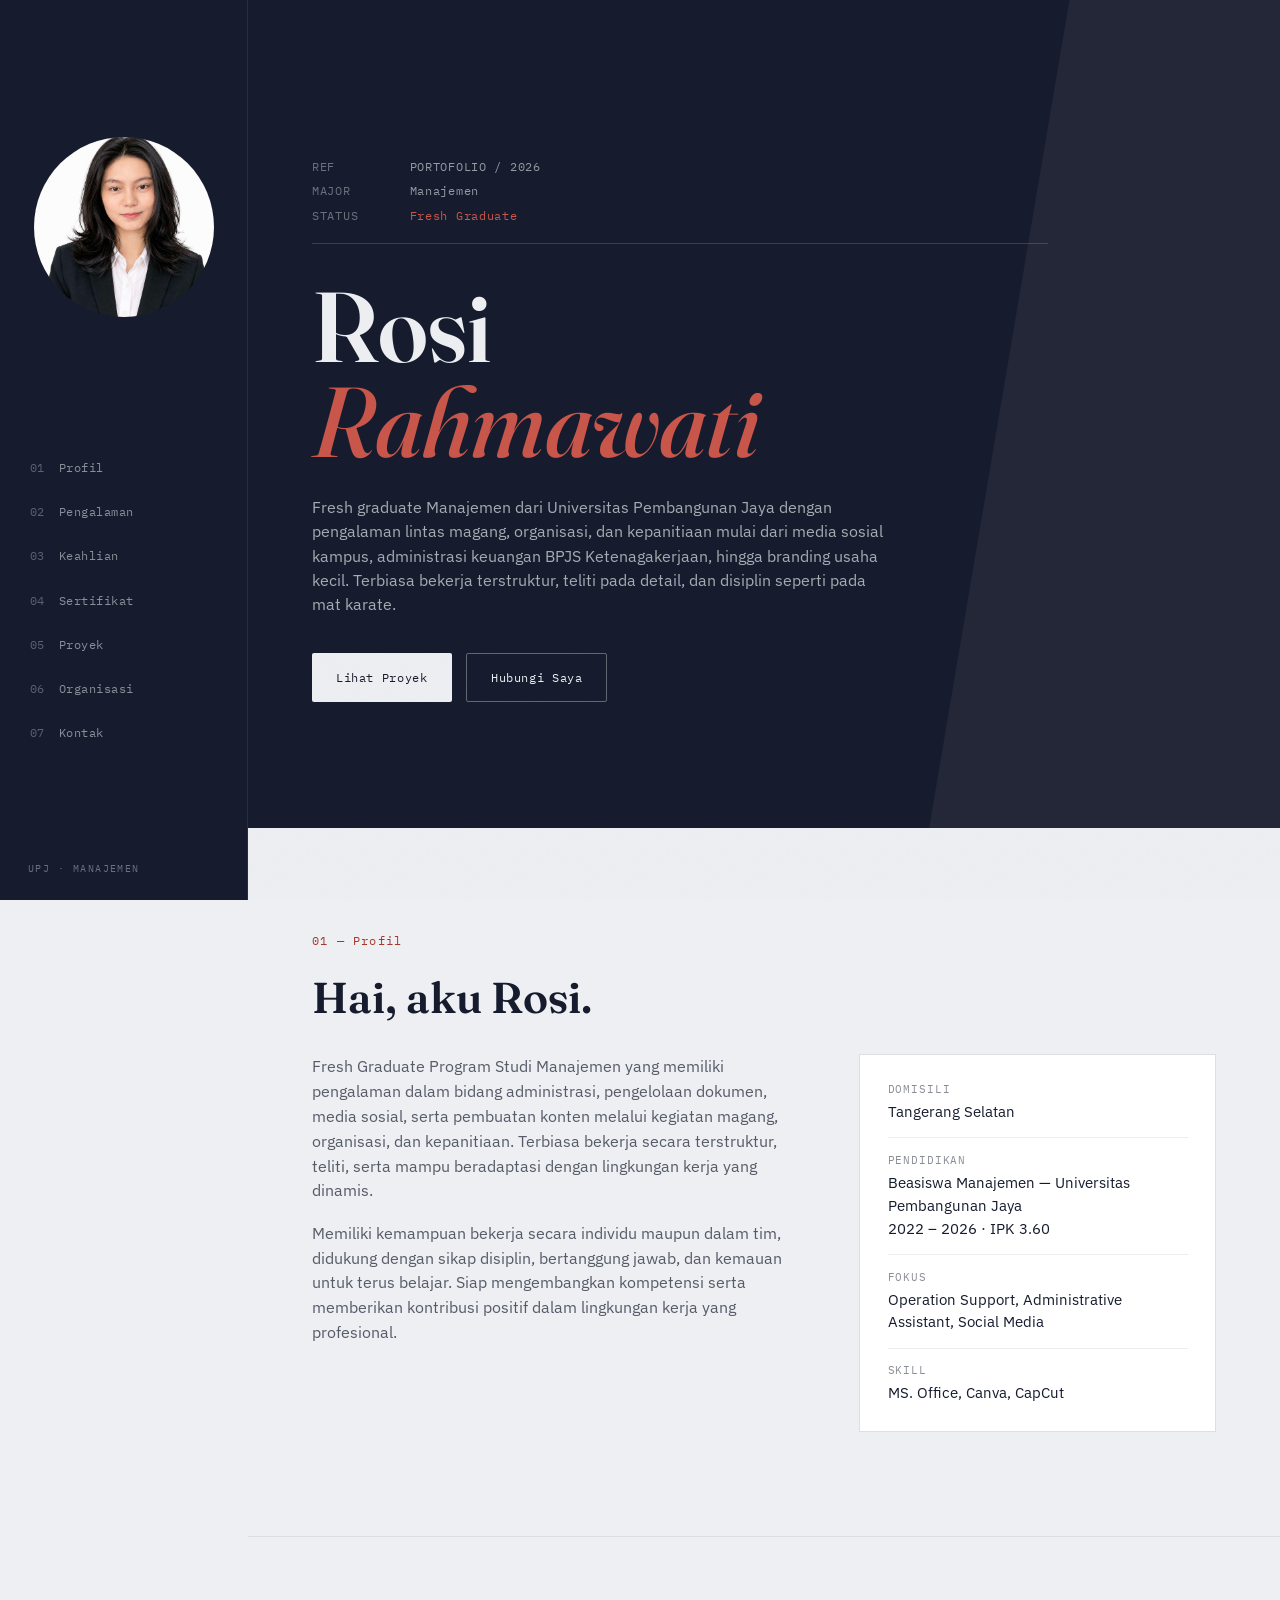
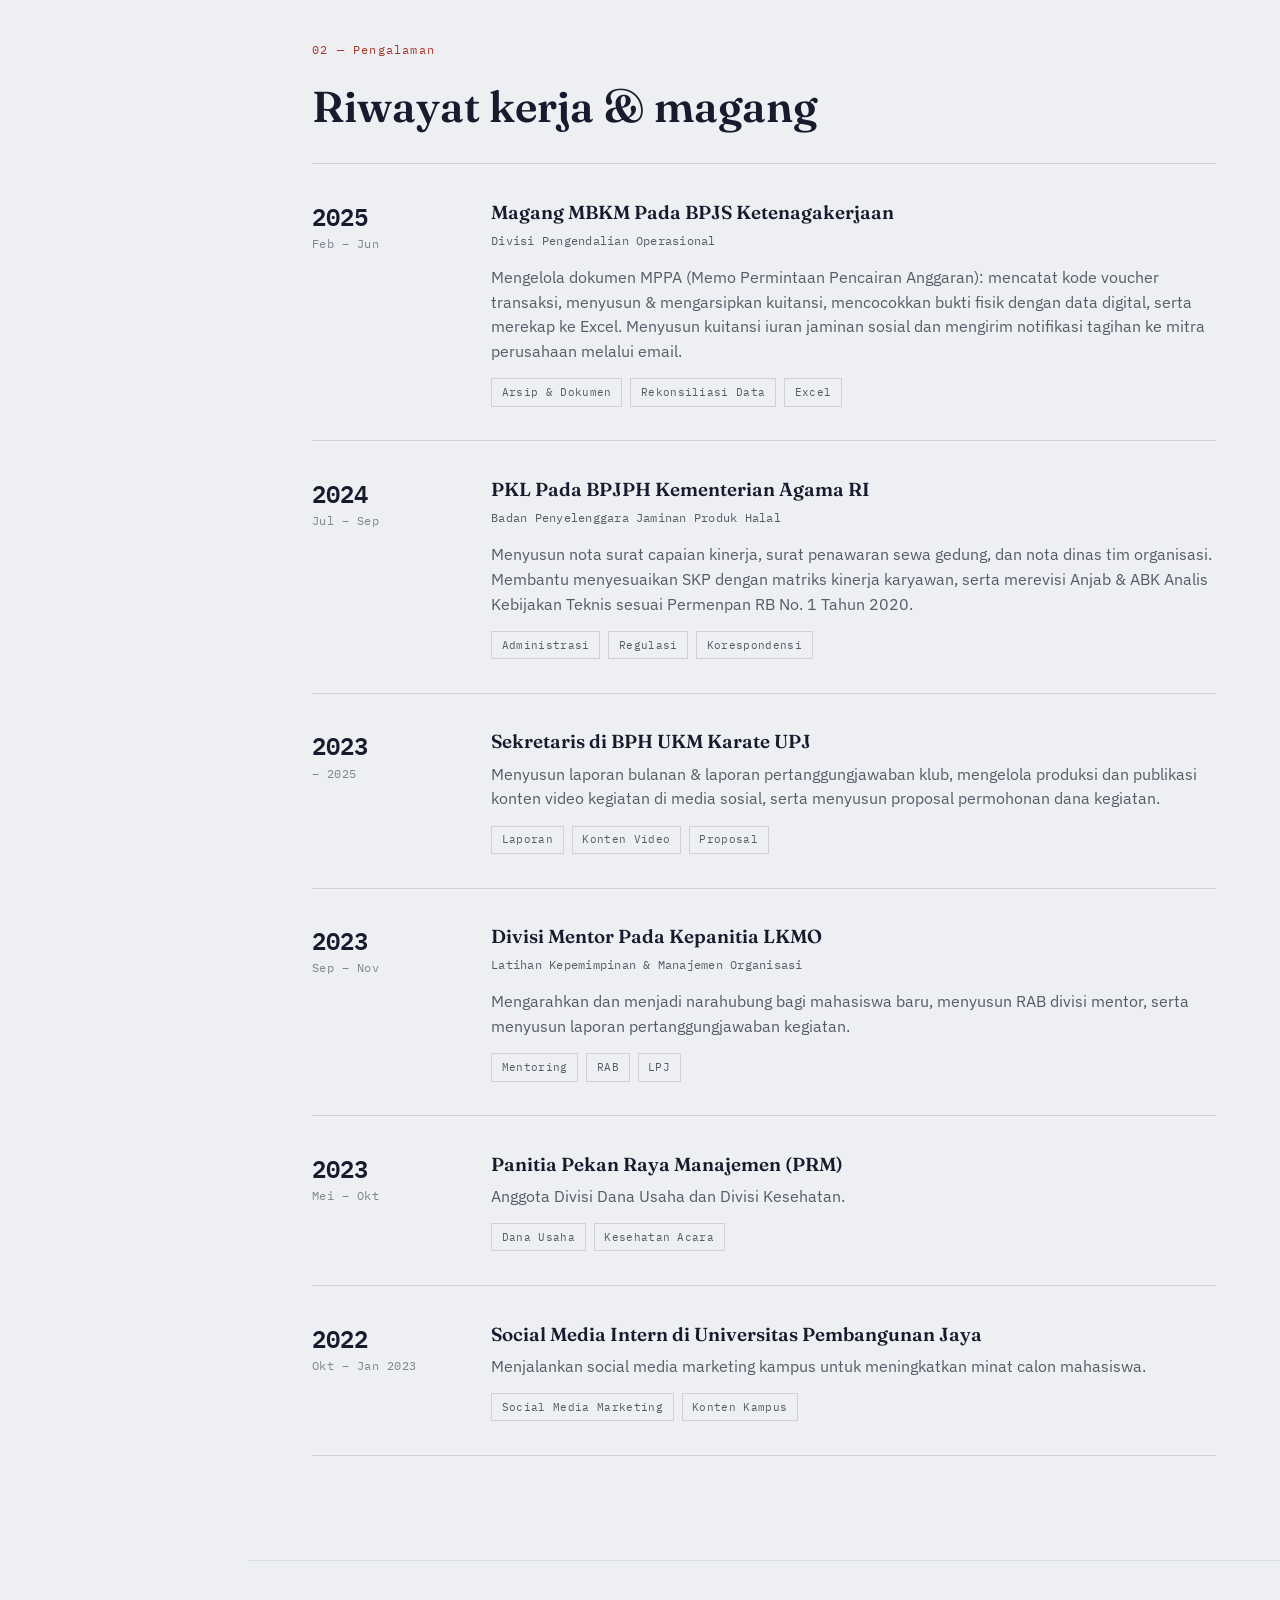
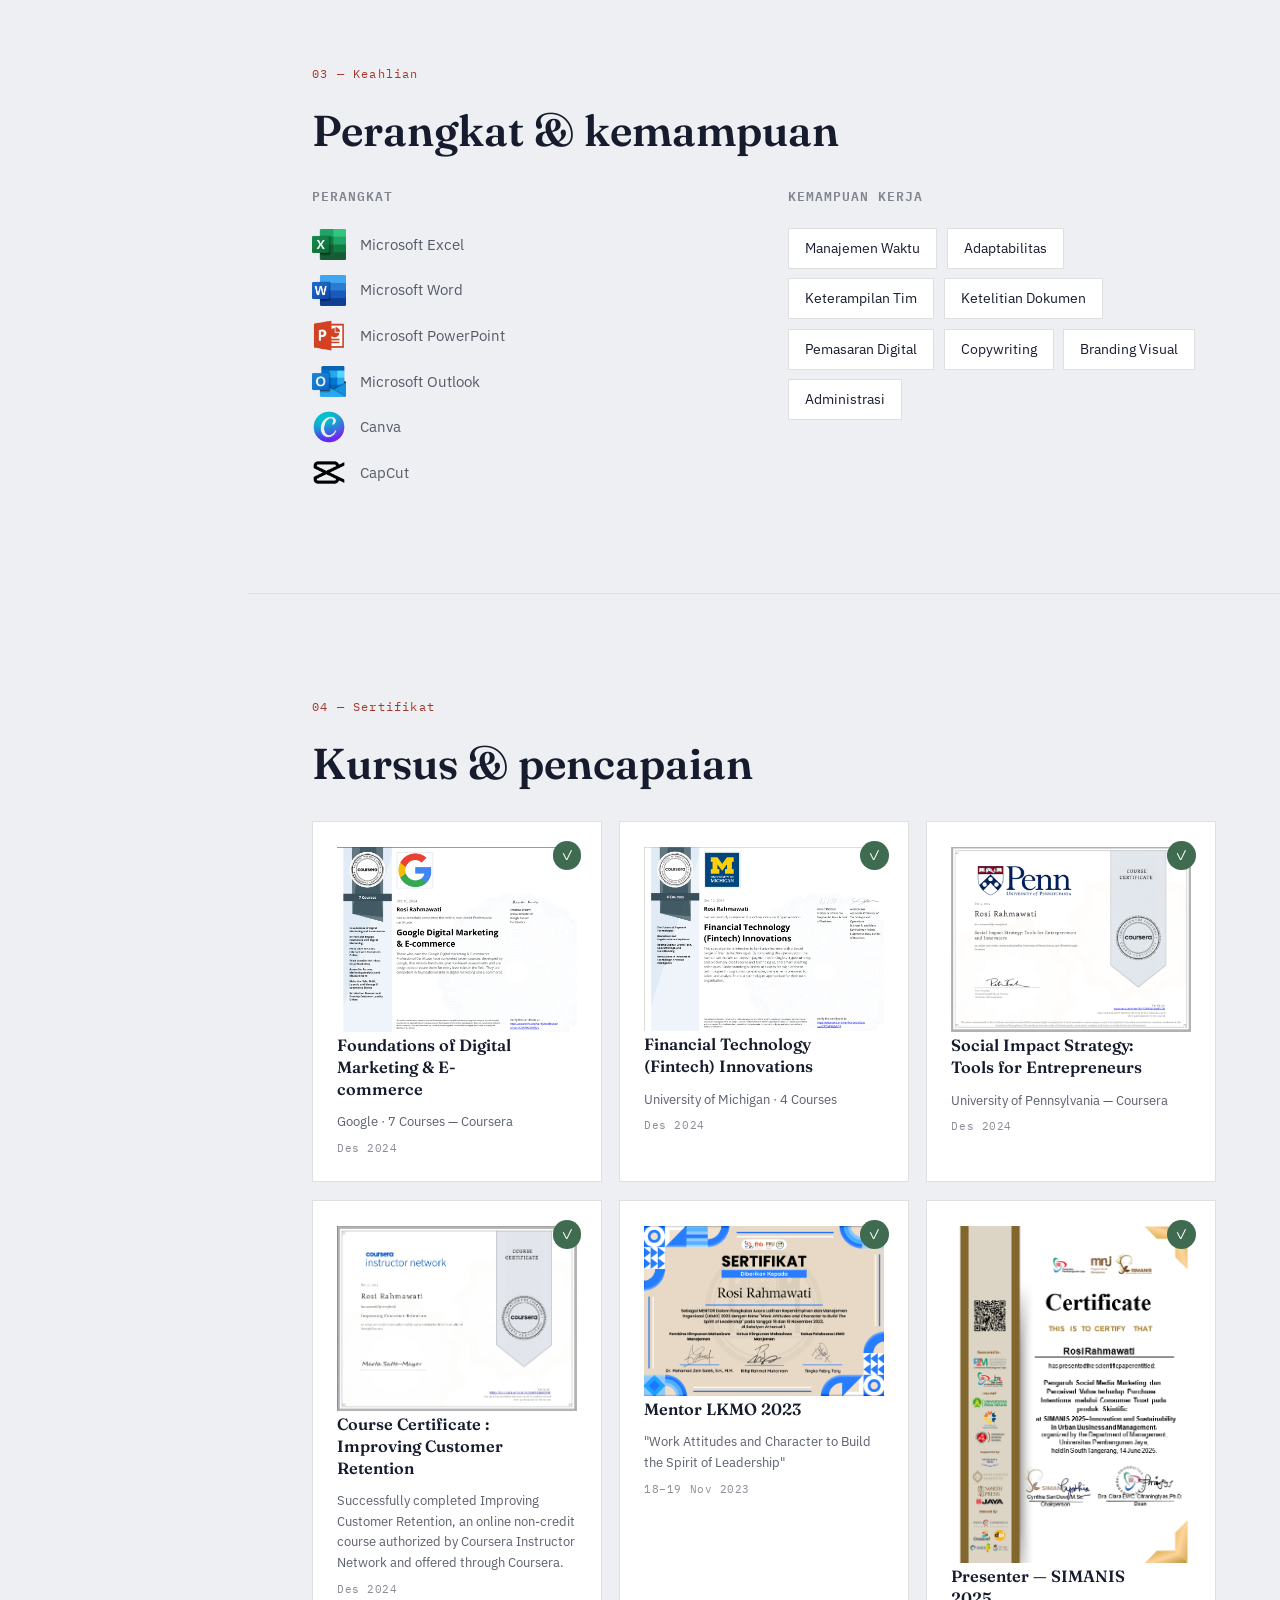
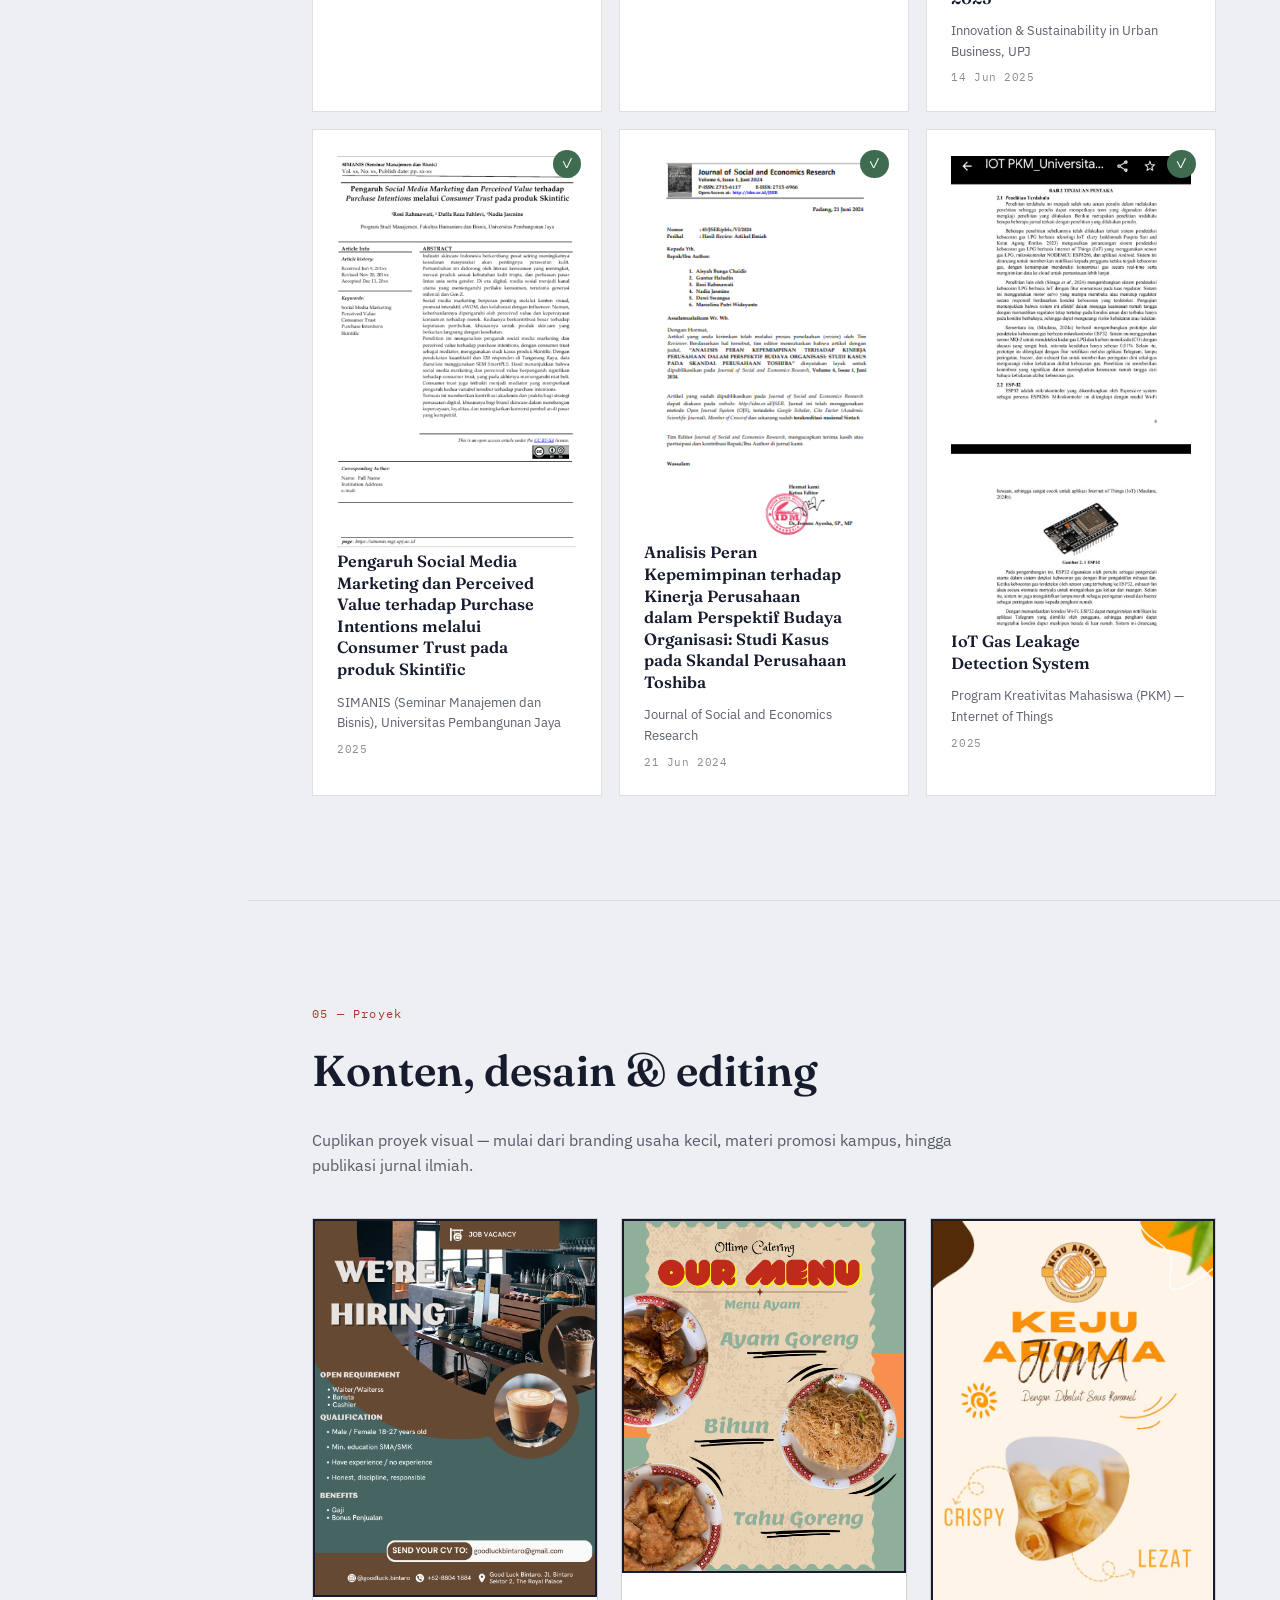
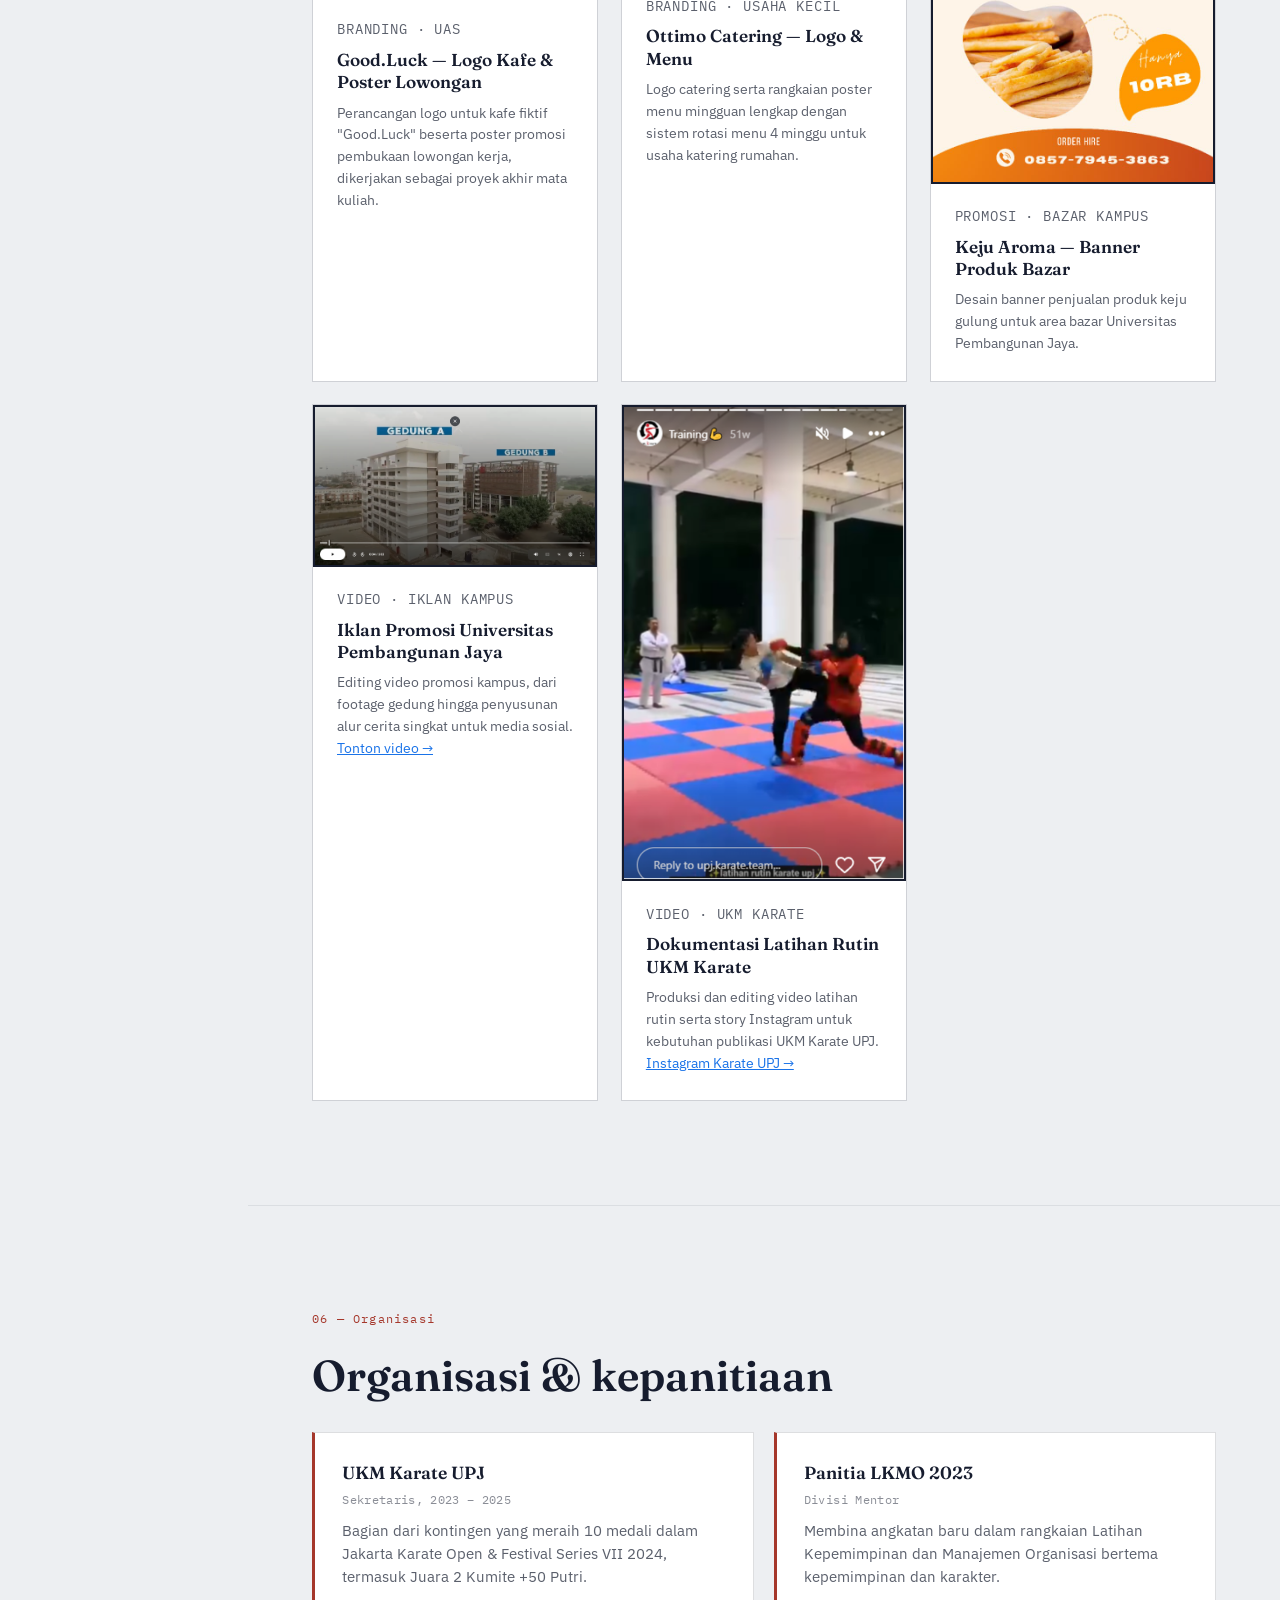
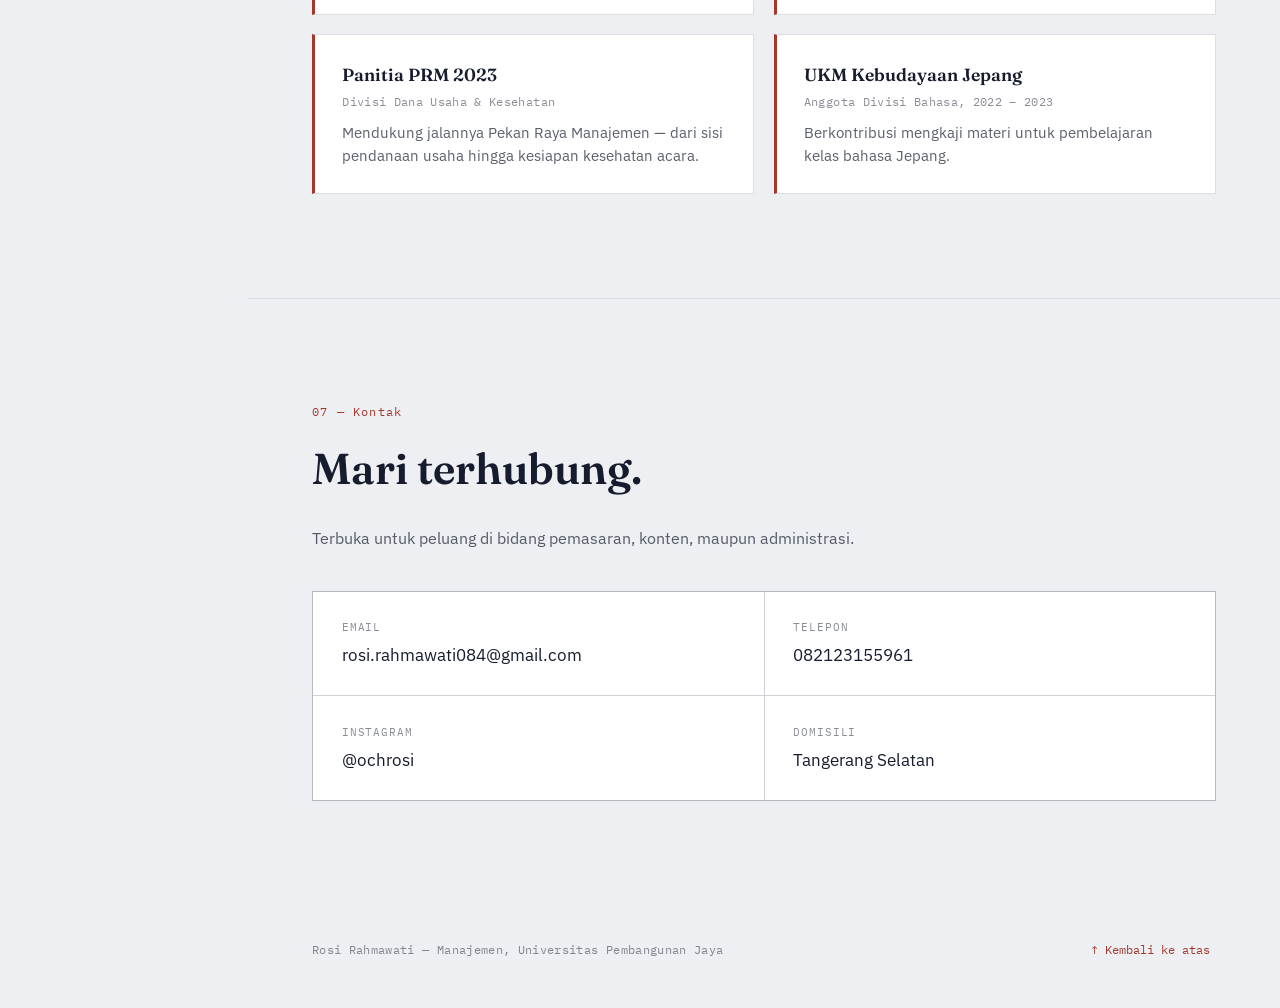
<file: index.html>
<!DOCTYPE html>
<html lang="id">
<head>
<meta charset="UTF-8">
<meta name="viewport" content="width=device-width, initial-scale=1.0">
<title>Rosi Rahmawati — Portofolio</title>
<meta name="description" content="Portofolio Rosi Rahmawati — Manajemen, Pemasaran Digital & Administrasi.">

<link rel="preconnect" href="https://fonts.googleapis.com">
<link rel="preconnect" href="https://fonts.gstatic.com" crossorigin>
<link href="https://fonts.googleapis.com/css2?family=Fraunces:ital,opsz,wght@0,9..144,300;0,9..144,500;0,9..144,600;0,9..144,700;1,9..144,500;1,9..144,600&family=IBM+Plex+Sans:wght@400;500;600;700&family=IBM+Plex+Mono:wght@400;500;600&display=swap" rel="stylesheet">

<link rel="stylesheet" href="style.css">
</head>
<body>

<!-- grain overlay -->
<div class="grain" aria-hidden="true"></div>

<!-- ============ MOBILE TOP BAR ============ -->
<header class="mobile-bar">
  <span class="mobile-bar__mark">RR</span>
  <span class="mobile-bar__label">FILE / PORTOFOLIO</span>
  <button class="mobile-bar__toggle" id="navToggle" aria-label="Buka navigasi" aria-expanded="false">
    <span></span><span></span><span></span>
  </button>
</header>

<!-- ============ SIDE TAB NAVIGATION ============ -->
<nav class="tabnav" id="tabnav" aria-label="Navigasi bagian">
    <a href="index.html">
  <div class="tabnav__top">
      <img 
    src="asset/portoochi.jpg" 
    alt="Rosi Rahmawati"
    style="width: 180px; height: 180px; border-radius: 50%; object-fit: cover; display: block; margin: 0 auto;"
  ></a>
  </div>
  <ol class="tabnav__list">
    <li><a href="#profil" data-label="Profil"><span class="tabnav__idx">01</span><span class="tabnav__text">Profil</span></a></li>
    <li><a href="#pengalaman" data-label="Pengalaman"><span class="tabnav__idx">02</span><span class="tabnav__text">Pengalaman</span></a></li>
    <li><a href="#keahlian" data-label="Keahlian"><span class="tabnav__idx">03</span><span class="tabnav__text">Keahlian</span></a></li>
    <li><a href="#sertifikat" data-label="Sertifikat"><span class="tabnav__idx">04</span><span class="tabnav__text">Sertifikat</span></a></li>
    <li><a href="#proyek" data-label="Proyek"><span class="tabnav__idx">05</span><span class="tabnav__text">Proyek</span></a></li>
    <li><a href="#organisasi" data-label="Organisasi"><span class="tabnav__idx">06</span><span class="tabnav__text">Organisasi</span></a></li>
    <li><a href="#kontak" data-label="Kontak"><span class="tabnav__idx">07</span><span class="tabnav__text">Kontak</span></a></li>
  </ol>
  <div class="tabnav__bottom">
    <span>UPJ · MANAJEMEN</span>
  </div>
</nav>

<div class="sheet" id="sheet">

  <!-- ============ HERO ============ -->
  <section class="hero" id="hero">
    <div class="hero__frame">
      <div class="hero__meta">
        <div class="hero__meta-row"><span>REF</span><span>PORTOFOLIO&nbsp;/&nbsp;2026</span></div>
        <div class="hero__meta-row"><span>MAJOR</span><span>Manajemen</span></div>
        <div class="hero__meta-row"><span>STATUS</span><span class="hero__status">Fresh Graduate</span></div>
      </div>

      <h1 class="hero__name">
        <span class="hero__name-line">Rosi</span>
        <span class="hero__name-line hero__name-line--em">Rahmawati</span>
      </h1>

      <p class="hero__intro">
        Fresh graduate Manajemen dari Universitas Pembangunan Jaya dengan pengalaman lintas
        magang, organisasi, dan kepanitiaan mulai dari media sosial kampus, administrasi
        keuangan BPJS Ketenagakerjaan, hingga branding usaha kecil. Terbiasa bekerja terstruktur,
        teliti pada detail, dan disiplin seperti pada mat karate.
      </p>

      <div class="hero__actions">
        <a href="#proyek" class="btn btn--solid">Lihat Proyek</a>
        <a href="#kontak" class="btn btn--ghost">Hubungi Saya</a>
      </div>
    </div>

  </section>

  <!-- ============ PROFIL ============ -->
  <section class="section" id="profil">
    <p class="section__eyebrow">01 — Profil</p>
    <h2 class="section__title">Hai, aku Rosi.</h2>
    <div class="profil__grid">
      <div class="profil__text">
        <p>
            Fresh Graduate Program Studi Manajemen yang memiliki pengalaman dalam bidang administrasi, 
            pengelolaan dokumen, media sosial, serta pembuatan konten melalui kegiatan magang, organisasi, 
            dan kepanitiaan. Terbiasa bekerja secara terstruktur, teliti, serta mampu beradaptasi dengan 
            lingkungan kerja yang dinamis.
        </p>
        <p>
            Memiliki kemampuan bekerja secara individu maupun dalam tim, didukung dengan sikap disiplin, 
            bertanggung jawab, dan kemauan untuk terus belajar. Siap mengembangkan kompetensi serta 
            memberikan kontribusi positif dalam lingkungan kerja yang profesional.
        </p>
      </div>
      <div class="profil__card">
        <div class="profil__card-row">
          <span class="profil__card-label">Domisili</span>
          <span>Tangerang Selatan</span>
        </div>
        <div class="profil__card-row">
          <span class="profil__card-label">Pendidikan</span>
          <span>Beasiswa Manajemen — Universitas Pembangunan Jaya<br>2022 – 2026 · IPK 3.60</span>
        </div>
        <div class="profil__card-row">
          <span class="profil__card-label">Fokus</span>
          <span>Operation Support, Administrative Assistant, Social Media</span>
        </div>
        <div class="profil__card-row">
          <span class="profil__card-label">Skill</span>
          <span>MS. Office, Canva, CapCut</span>
        </div>
      </div>
    </div>
  </section>

  <!-- ============ PENGALAMAN ============ -->
  <section class="section" id="pengalaman">
    <p class="section__eyebrow">02 — Pengalaman</p>
    <h2 class="section__title">Riwayat kerja &amp; magang</h2>

    <ol class="ledger" id="ledger">
      <li class="ledger__row">
        <div class="ledger__period">
          <span class="ledger__year">2025</span>
          <span class="ledger__span">Feb – Jun</span>
        </div>
        <div class="ledger__body">
          <h3>Magang MBKM Pada BPJS Ketenagakerjaan</h3>
          <p class="ledger__sub">Divisi Pengendalian Operasional</p>
          <p>
            Mengelola dokumen MPPA (Memo Permintaan Pencairan Anggaran): mencatat kode voucher
            transaksi, menyusun &amp; mengarsipkan kuitansi, mencocokkan bukti fisik dengan data
            digital, serta merekap ke Excel. Menyusun kuitansi iuran jaminan sosial dan mengirim
            notifikasi tagihan ke mitra perusahaan melalui email.
          </p>
          <div class="ledger__tags">
            <span>Arsip &amp; Dokumen</span><span>Rekonsiliasi Data</span><span>Excel</span>
          </div>
        </div>
      </li>

      <li class="ledger__row">
        <div class="ledger__period">
          <span class="ledger__year">2024</span>
          <span class="ledger__span">Jul – Sep</span>
        </div>
        <div class="ledger__body">
          <h3>PKL Pada BPJPH Kementerian Agama RI</h3>
          <p class="ledger__sub">Badan Penyelenggara Jaminan Produk Halal</p>
          <p>
            Menyusun nota surat capaian kinerja, surat penawaran sewa gedung, dan nota dinas tim
            organisasi. Membantu menyesuaikan SKP dengan matriks kinerja karyawan, serta merevisi
            Anjab &amp; ABK Analis Kebijakan Teknis sesuai Permenpan RB No. 1 Tahun 2020.
          </p>
          <div class="ledger__tags">
            <span>Administrasi</span><span>Regulasi</span><span>Korespondensi</span>
          </div>
        </div>
      </li>

      <li class="ledger__row">
        <div class="ledger__period">
          <span class="ledger__year">2023</span>
          <span class="ledger__span">– 2025</span>
        </div>
        <div class="ledger__body">
          <h3>Sekretaris di BPH UKM Karate UPJ</h3>
          <p>
            Menyusun laporan bulanan &amp; laporan pertanggungjawaban klub, mengelola produksi dan
            publikasi konten video kegiatan di media sosial, serta menyusun proposal permohonan
            dana kegiatan.
          </p>
          <div class="ledger__tags">
            <span>Laporan</span><span>Konten Video</span><span>Proposal</span>
          </div>
        </div>
      </li>

      <li class="ledger__row">
        <div class="ledger__period">
          <span class="ledger__year">2023</span>
          <span class="ledger__span">Sep – Nov</span>
        </div>
        <div class="ledger__body">
          <h3>Divisi Mentor Pada Kepanitia LKMO</h3>
          <p class="ledger__sub">Latihan Kepemimpinan &amp; Manajemen Organisasi</p>
          <p>
            Mengarahkan dan menjadi narahubung bagi mahasiswa baru, menyusun RAB divisi mentor,
            serta menyusun laporan pertanggungjawaban kegiatan.
          </p>
          <div class="ledger__tags">
            <span>Mentoring</span><span>RAB</span><span>LPJ</span>
          </div>
        </div>
      </li>

      <li class="ledger__row">
        <div class="ledger__period">
          <span class="ledger__year">2023</span>
          <span class="ledger__span">Mei – Okt</span>
        </div>
        <div class="ledger__body">
          <h3>Panitia Pekan Raya Manajemen (PRM)</h3>
          <p>Anggota Divisi Dana Usaha dan Divisi Kesehatan.</p>
          <div class="ledger__tags">
            <span>Dana Usaha</span><span>Kesehatan Acara</span>
          </div>
        </div>
      </li>

      <li class="ledger__row">
        <div class="ledger__period">
          <span class="ledger__year">2022</span>
          <span class="ledger__span">Okt – Jan 2023</span>
        </div>
        <div class="ledger__body">
          <h3>Social Media Intern di Universitas Pembangunan Jaya</h3>
          <p>Menjalankan social media marketing kampus untuk meningkatkan minat calon mahasiswa.</p>
          <div class="ledger__tags">
            <span>Social Media Marketing</span><span>Konten Kampus</span>
          </div>
        </div>
      </li>
    </ol>
  </section>

  <!-- ============ KEAHLIAN ============ -->
  <section class="section" id="keahlian">
    <p class="section__eyebrow">03 — Keahlian</p>
    <h2 class="section__title">Perangkat &amp; kemampuan</h2>

    <div class="skills">
      <div class="skills__col">
        <h3 class="skills__heading">Perangkat</h3>
        <ul class="skills__tools">
          <li><span class="tool-mark"><img src="asset/excel.jpg" alt=""></span>Microsoft Excel</li>
          <li><span class="tool-mark"><img src="asset/word.jpg" alt=""></span>Microsoft Word</li>
          <li><span class="tool-mark"><img src="asset/powerp.jpg" alt=""></span>Microsoft PowerPoint</li>
          <li><span class="tool-mark"><img src="asset/outlook.jpg" alt=""></span>Microsoft Outlook</li>
          <li><span class="tool-mark"><img src="asset/canva.jpg" alt=""></span>Canva</li>
          <li><span class="tool-mark"><img src="asset/capcut.jpg" alt=""></span>CapCut</li>
        </ul>
      </div>
      <div class="skills__col">
        <h3 class="skills__heading">Kemampuan Kerja</h3>
        <div class="skills__pillbox">
          <span class="pill">Manajemen Waktu</span>
          <span class="pill">Adaptabilitas</span>   
          <span class="pill">Keterampilan Tim</span>
          <span class="pill">Ketelitian Dokumen</span>
          <span class="pill">Pemasaran Digital</span>
          <span class="pill">Copywriting</span>
          <span class="pill">Branding Visual</span>
          <span class="pill">Administrasi</span>
        </div>
      </div>
    </div>
  </section>

<!-- ============ SERTIFIKAT ============ -->
  <section class="section" id="sertifikat">
    <p class="section__eyebrow">04 — Sertifikat</p>
    <h2 class="section__title">Kursus &amp; pencapaian</h2>

    <div class="stamps">
      <article class="stamp-card">
        <div class="stamp-card__media">
          <img src="asset/sertif/digital marketing.jpg" alt="Sertifikat Foundations of Digital Marketing & E-commerce">
          <span class="stamp-card__seal">✓</span>
        </div>
        <div class="stamp-card__body">
          <h3>Foundations of Digital Marketing &amp; E-commerce</h3>
          <p class="stamp-card__issuer">Google · 7 Courses — Coursera</p>
          <p class="stamp-card__date">Des 2024</p>
        </div>
      </article>
      <article class="stamp-card">
        <div class="stamp-card__media">
          <img src="asset/sertif/fintech.jpg" alt="Sertifikat Financial Technology (Fintech) Innovations">
          <span class="stamp-card__seal">✓</span>
        </div>
        <div class="stamp-card__body">
          <h3>Financial Technology (Fintech) Innovations</h3>
          <p class="stamp-card__issuer">University of Michigan · 4 Courses</p>
          <p class="stamp-card__date">Des 2024</p>
        </div>
      </article>
      <article class="stamp-card">
        <div class="stamp-card__media">
          <img src="asset/sertif/penn.jpg" alt="Sertifikat Social Impact Strategy: Tools for Entrepreneurs">
          <span class="stamp-card__seal">✓</span>
        </div>
        <div class="stamp-card__body">
          <h3>Social Impact Strategy: Tools for Entrepreneurs</h3>
          <p class="stamp-card__issuer">University of Pennsylvania — Coursera</p>
          <p class="stamp-card__date">Des 2024</p>
        </div>
      </article>
            <article class="stamp-card">
        <div class="stamp-card__media">
          <img src="asset/sertif/custrelation.jpg" alt="Sertifikat Social Impact Strategy: Tools for Entrepreneurs">
          <span class="stamp-card__seal">✓</span>
        </div>
        <div class="stamp-card__body">
          <h3>Course Certificate : Improving Customer Retention</h3>
          <p class="stamp-card__issuer">Successfully completed Improving Customer Retention, an online non-credit course authorized by Coursera Instructor Network and offered through Coursera.</p>
          <p class="stamp-card__date">Des 2024</p>
        </div>
      </article>
      <article class="stamp-card">
        <div class="stamp-card__media">
          <img src="asset/sertif/lkmo.jpg" alt="Sertifikat Mentor LKMO 2023">
          <span class="stamp-card__seal">✓</span>
        </div>
        <div class="stamp-card__body">
          <h3>Mentor LKMO 2023</h3>
          <p class="stamp-card__issuer">"Work Attitudes and Character to Build the Spirit of Leadership"</p>
          <p class="stamp-card__date">18–19 Nov 2023</p>
        </div>
      </article>
            <article class="stamp-card">
        <div class="stamp-card__media">
          <img src="asset/sertif/simanis.jpg" alt="Sertifikat Presenter SIMANIS 2025">
          <span class="stamp-card__seal">✓</span>
        </div>
        <div class="stamp-card__body">
          <h3>Presenter — SIMANIS 2025</h3>
          <p class="stamp-card__issuer">Innovation &amp; Sustainability in Urban Business, UPJ</p>
          <p class="stamp-card__date">14 Jun 2025</p>
        </div>
      </article>
      <article class="stamp-card">

        <div class="stamp-card__media">
          <img src="asset/sertif/sosmark.png" alt="Publikasi Jurnal SIMANIS 2025">
          <span class="stamp-card__seal">✓</span>
        </div>

        <div class="stamp-card__body">
          <h3>Pengaruh Social Media Marketing dan Perceived Value terhadap Purchase Intentions melalui Consumer Trust pada produk Skintific</h3>
          <p class="stamp-card__issuer">SIMANIS (Seminar Manajemen dan Bisnis), Universitas Pembangunan Jaya</p>
          <p class="stamp-card__date">2025</p>
        </div>
        </article>
      </article>
      <article class="stamp-card">
         <div class="stamp-card__media">
          <img src="asset/sertif/analisis.png" alt="Publikasi Jurnal Analisis Peran Kepemimpinan">
          <span class="stamp-card__seal">✓</span>
        </div>

        <div class="stamp-card__body">
          <h3>Analisis Peran Kepemimpinan terhadap Kinerja Perusahaan dalam Perspektif Budaya Organisasi: Studi Kasus pada Skandal Perusahaan Toshiba</h3>
          <p class="stamp-card__issuer">Journal of Social and Economics Research</p>
          <p class="stamp-card__date">21 Jun 2024</p>
        </div>
      </article>
      <article class="stamp-card">

  <div class="stamp-card__media">
    <img src="asset/sertif/pkm-iot.png" alt="Program Kreativitas Mahasiswa IoT">
    <span class="stamp-card__seal">✓</span>
  </div>

  <div class="stamp-card__body">
    <h3>IoT Gas Leakage Detection System</h3>
    <p class="stamp-card__issuer">Program Kreativitas Mahasiswa (PKM) — Internet of Things</p>
    <p class="stamp-card__date">2025</p>
  </div>

</article>
    </div>
    
    
  </section>

  <!-- ============ PROYEK ============ -->
  <section class="section" id="proyek">
    <p class="section__eyebrow">05 — Proyek</p>
    <h2 class="section__title">Konten, desain &amp; editing</h2>
    <p class="section__lede">
      Cuplikan proyek visual — mulai dari branding usaha kecil, materi promosi kampus, hingga
      publikasi jurnal ilmiah.
    </p>

    <div class="works">
      <article class="work-card work-card--navy">
        <div class="work-card__swatch" data-swatch="cafe" aria-hidden="true" style="display: inline-block; width: auto; height: auto; line-height: 0; border: 2px solid currentColor; overflow: hidden;">
          <img src="asset/sertif/goodluck.png" alt="Logo Good.Luck Kafe & Poster Lowongan" style="display: block; width: 100%; height: auto; object-fit: contain;">
          <span></span> 
        </div>
        <div class="work-card__body">
          <p class="work-card__tag">Branding · UAS</p>
          <h3>Good.Luck — Logo Kafe &amp; Poster Lowongan</h3>
          <p>Perancangan logo untuk kafe fiktif "Good.Luck" beserta poster promosi pembukaan lowongan kerja, dikerjakan sebagai proyek akhir mata kuliah.</p>
        </div>

      </article>
      <article class="work-card work-card--sand">
        <div class="work-card__swatch" data-swatch="cafe" aria-hidden="true" style="display: inline-block; width: auto; height: auto; line-height: 0; border: 2px solid currentColor; overflow: hidden;">
          <img src="asset/sertif/ottimo.png" alt="Logo Good.Luck Kafe & Poster Lowongan" style="display: block; width: 100%; height: auto; object-fit: contain;">
          <span></span> 
        </div>
        <div class="work-card__body">
          <p class="work-card__tag">Branding · Usaha Kecil</p>
          <h3>Ottimo Catering — Logo &amp; Menu</h3>
          <p>Logo catering serta rangkaian poster menu mingguan lengkap dengan sistem rotasi menu 4 minggu untuk usaha katering rumahan.</p>
        </div>
      </article>

      <article class="work-card work-card--navy">
         <div class="work-card__swatch" data-swatch="cafe" aria-hidden="true" style="display: inline-block; width: auto; height: auto; line-height: 0; border: 2px solid currentColor; overflow: hidden;">
          <img src="asset/sertif/keju.png" alt="Logo Good.Luck Kafe & Poster Lowongan" style="display: block; width: 100%; height: auto; object-fit: contain;">
          <span></span> 
        </div>
        <div class="work-card__body">
          <p class="work-card__tag">Promosi · Bazar Kampus</p>
          <h3>Keju Aroma — Banner Produk Bazar</h3>
          <p>Desain banner penjualan produk keju gulung untuk area bazar Universitas Pembangunan Jaya.</p>
        </div>
      </article>

<article class="work-card work-card--sand">
        <div class="work-card__swatch" data-swatch="cafe" aria-hidden="true" style="display: inline-block; width: 100%; height: auto; line-height: 0; border: 2px solid currentColor; overflow: hidden;">
          <img src="asset/sertif/promosi.png" alt="Logo Good.Luck Kafe & Poster Lowongan" style="display: block; width: 100%; height: auto; object-fit: contain;">
          <span></span> 
        </div>
        <div class="work-card__body">
          <p class="work-card__tag">Video · Iklan Kampus</p>
          <h3>Iklan Promosi Universitas Pembangunan Jaya</h3>
          <p>Editing video promosi kampus, dari footage gedung hingga penyusunan alur cerita singkat untuk media sosial.</p>
          <p><a href="https://drive.google.com/file/d/1bNJp4Kug8XPMnBpInzAdeJt1pRSJ93vK/view?usp=drivesdk" target="_blank" rel="noopener noreferrer" style="color: #1a73e8; text-decoration: underline;">Tonton video →</a></p>
        </div>
      </article>

      <article class="work-card work-card--navy">
        <div class="work-card__swatch" data-swatch="cafe" aria-hidden="true" style="display: inline-block; width: auto; height: auto; line-height: 0; border: 2px solid currentColor; overflow: hidden;">
          <img src="asset/sertif/karate.png" alt="Logo Good.Luck Kafe & Poster Lowongan" style="display: block; width: 100%; height: auto; object-fit: contain;">
          <span></span> 
        </div>
        <div class="work-card__body">
          <p class="work-card__tag">Video · UKM Karate</p>
          <h3>Dokumentasi Latihan Rutin UKM Karate</h3>
          <p>Produksi dan editing video latihan rutin serta story Instagram untuk kebutuhan publikasi UKM Karate UPJ.</p>
          <p><a href="https://www.instagram.com/upj.karate.team?igsi=YmN3aGh2bnhldTIz" target="_blank" rel="noopener noreferrer" style="color: #1a73e8; text-decoration: underline;">Instagram Karate UPJ →</a></p>
        </div>
      </article>
    </div>
  </section>

  <!-- ============ ORGANISASI ============ -->
  <section class="section" id="organisasi">
    <p class="section__eyebrow">06 — Organisasi</p>
    <h2 class="section__title">Organisasi &amp; kepanitiaan</h2>

    <div class="orgs">
      <article class="org-card">
        <h3>UKM Karate UPJ</h3>
        <p class="org-card__role">Sekretaris, 2023 – 2025</p>
        <p>Bagian dari kontingen yang meraih 10 medali dalam Jakarta Karate Open &amp; Festival Series VII 2024, termasuk Juara 2 Kumite +50 Putri.</p>
      </article>
      <article class="org-card">
        <h3>Panitia LKMO 2023</h3>
        <p class="org-card__role">Divisi Mentor</p>
        <p>Membina angkatan baru dalam rangkaian Latihan Kepemimpinan dan Manajemen Organisasi bertema kepemimpinan dan karakter.</p>
      </article>
      <article class="org-card">
        <h3>Panitia PRM 2023</h3>
        <p class="org-card__role">Divisi Dana Usaha &amp; Kesehatan</p>
        <p>Mendukung jalannya Pekan Raya Manajemen — dari sisi pendanaan usaha hingga kesiapan kesehatan acara.</p>
      </article>
      <article class="org-card">
        <h3>UKM Kebudayaan Jepang</h3>
        <p class="org-card__role">Anggota Divisi Bahasa, 2022 – 2023</p>
        <p>Berkontribusi mengkaji materi untuk pembelajaran kelas bahasa Jepang.</p>
      </article>
    </div>
  </section>

  <!-- ============ KONTAK ============ -->
  <section class="section section--contact" id="kontak">
    <p class="section__eyebrow">07 — Kontak</p>
    <h2 class="section__title">Mari terhubung.</h2>
    <p class="section__lede">
      Terbuka untuk peluang di bidang pemasaran, konten, maupun administrasi.
    </p>

    <div class="contact-grid">
      <a class="contact-item" href="mailto:rosi.rahmawati084@gmail.com">
        <span class="contact-item__label">Email</span>
        <span class="contact-item__value">rosi.rahmawati084@gmail.com</span>
      </a>
      <a class="contact-item" href="tel:+6289602771923">
        <span class="contact-item__label">Telepon</span>
        <span class="contact-item__value">082123155961</span>
      </a>
      <a class="contact-item" href="https://instagram.com/ochrosi" target="_blank" rel="noopener">
        <span class="contact-item__label">Instagram</span>
        <span class="contact-item__value">@ochrosi</span>
      </a>
      <div class="contact-item contact-item--static">
        <span class="contact-item__label">Domisili</span>
        <span class="contact-item__value">Tangerang Selatan</span>
      </div>
    </div>
  </section>

  <footer class="footer">
    <span>Rosi Rahmawati — Manajemen, Universitas Pembangunan Jaya</span>
    <button class="footer__top" id="toTop" aria-label="Kembali ke atas">↑ Kembali ke atas</button>
  </footer>

</div><!-- /.sheet -->

<script src="script.js"></script>
</body>
</html>
</file>
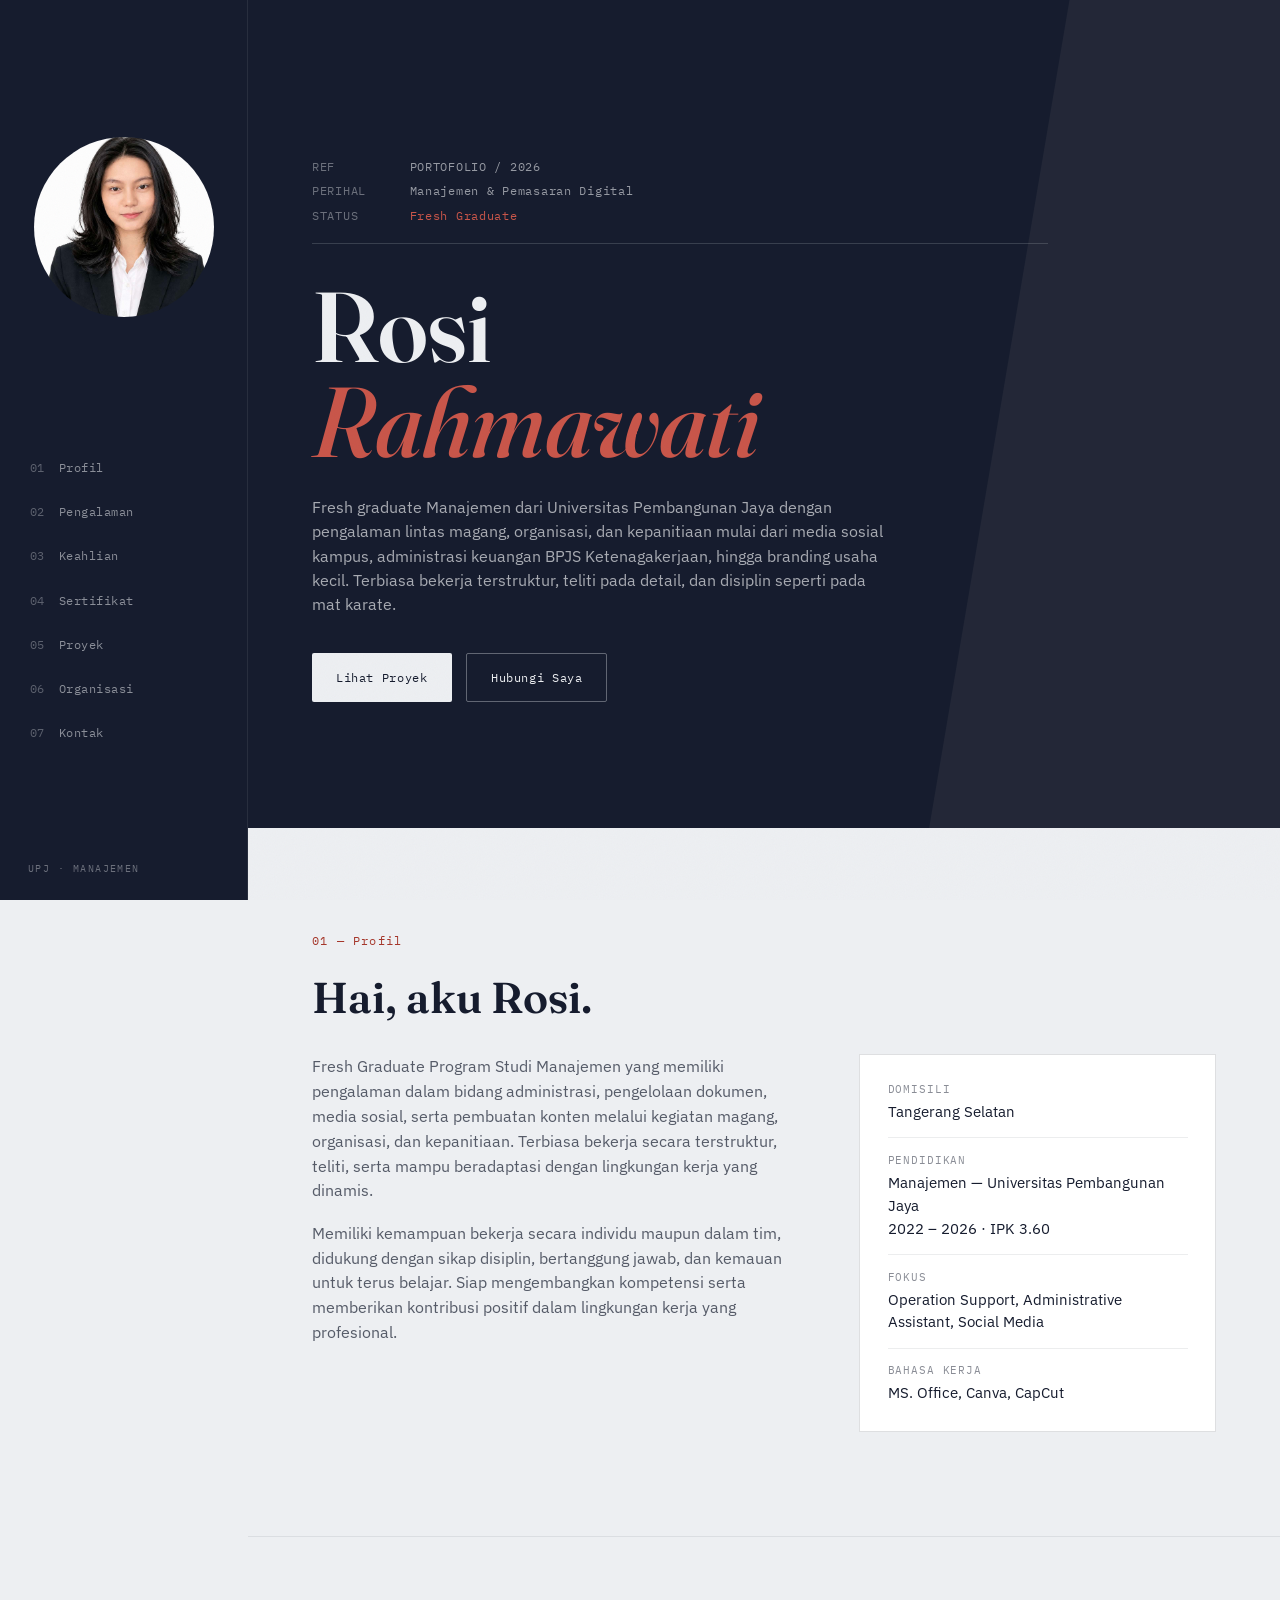
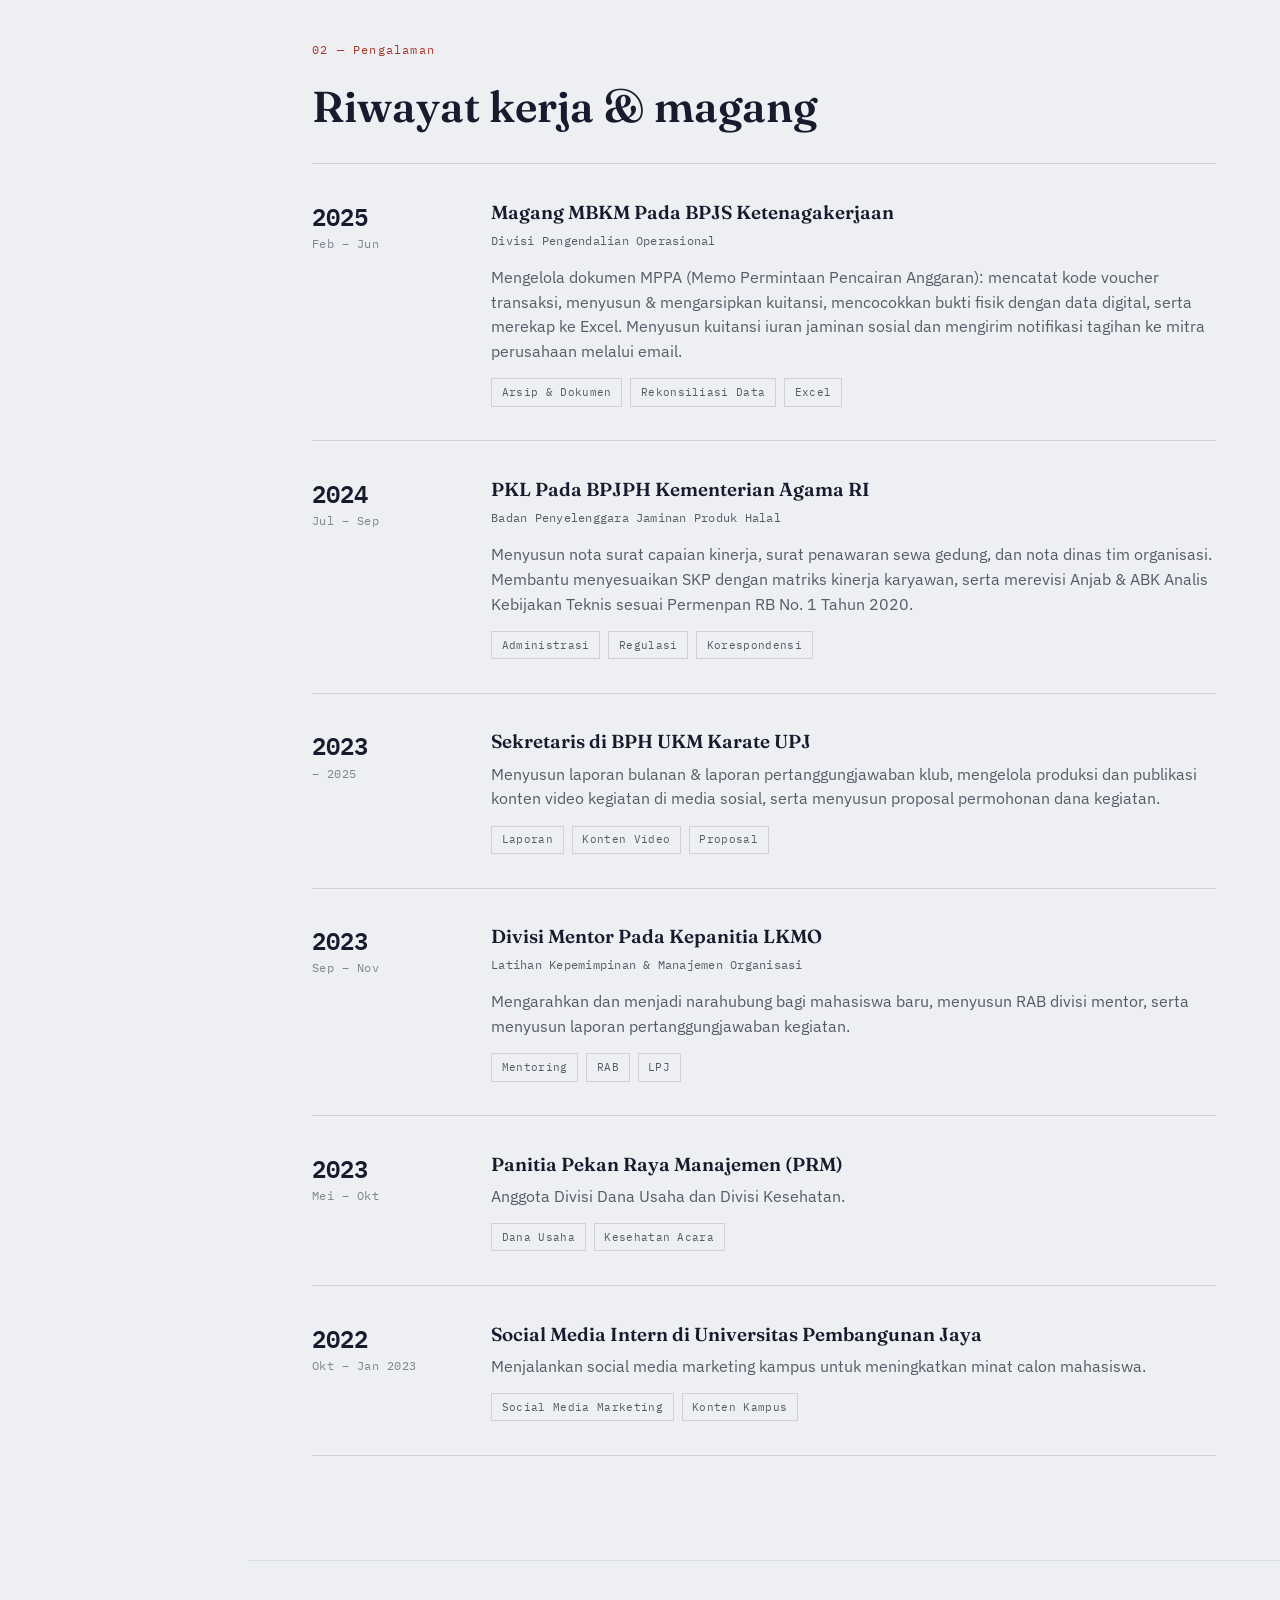
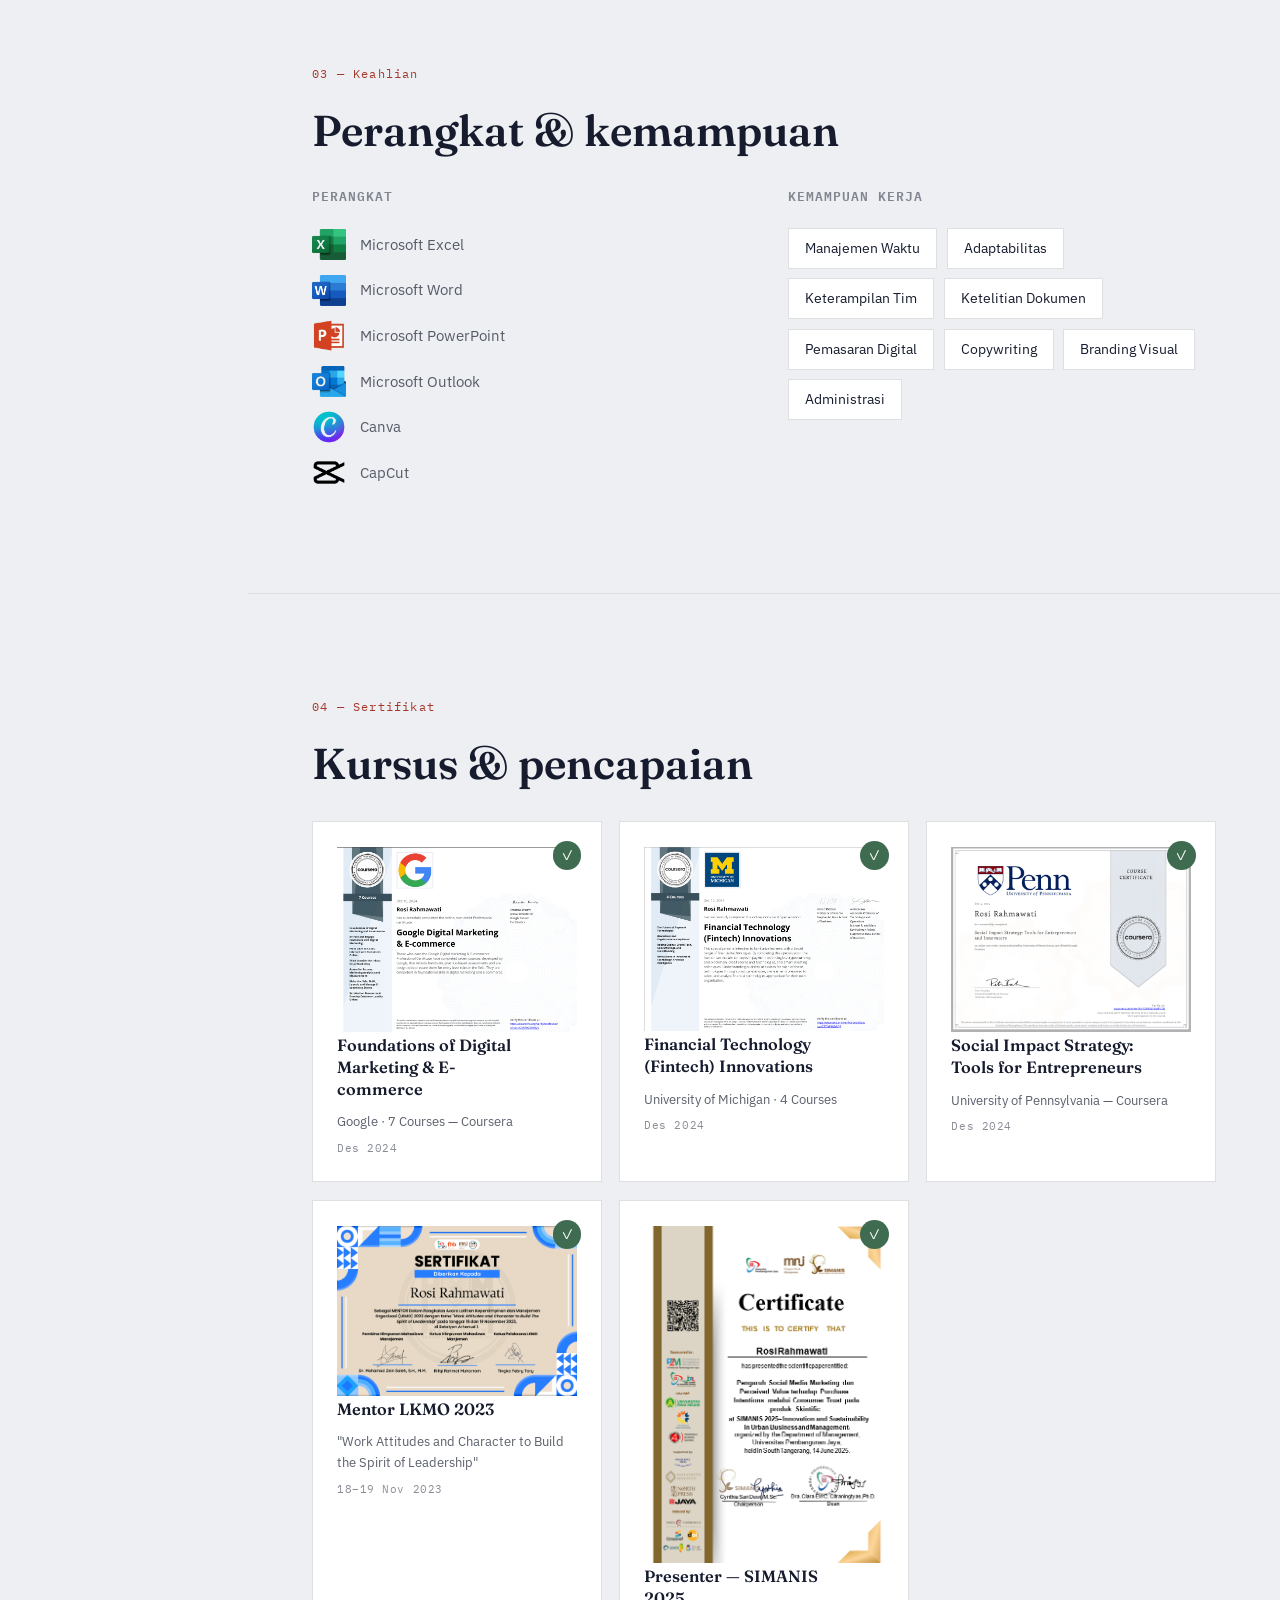
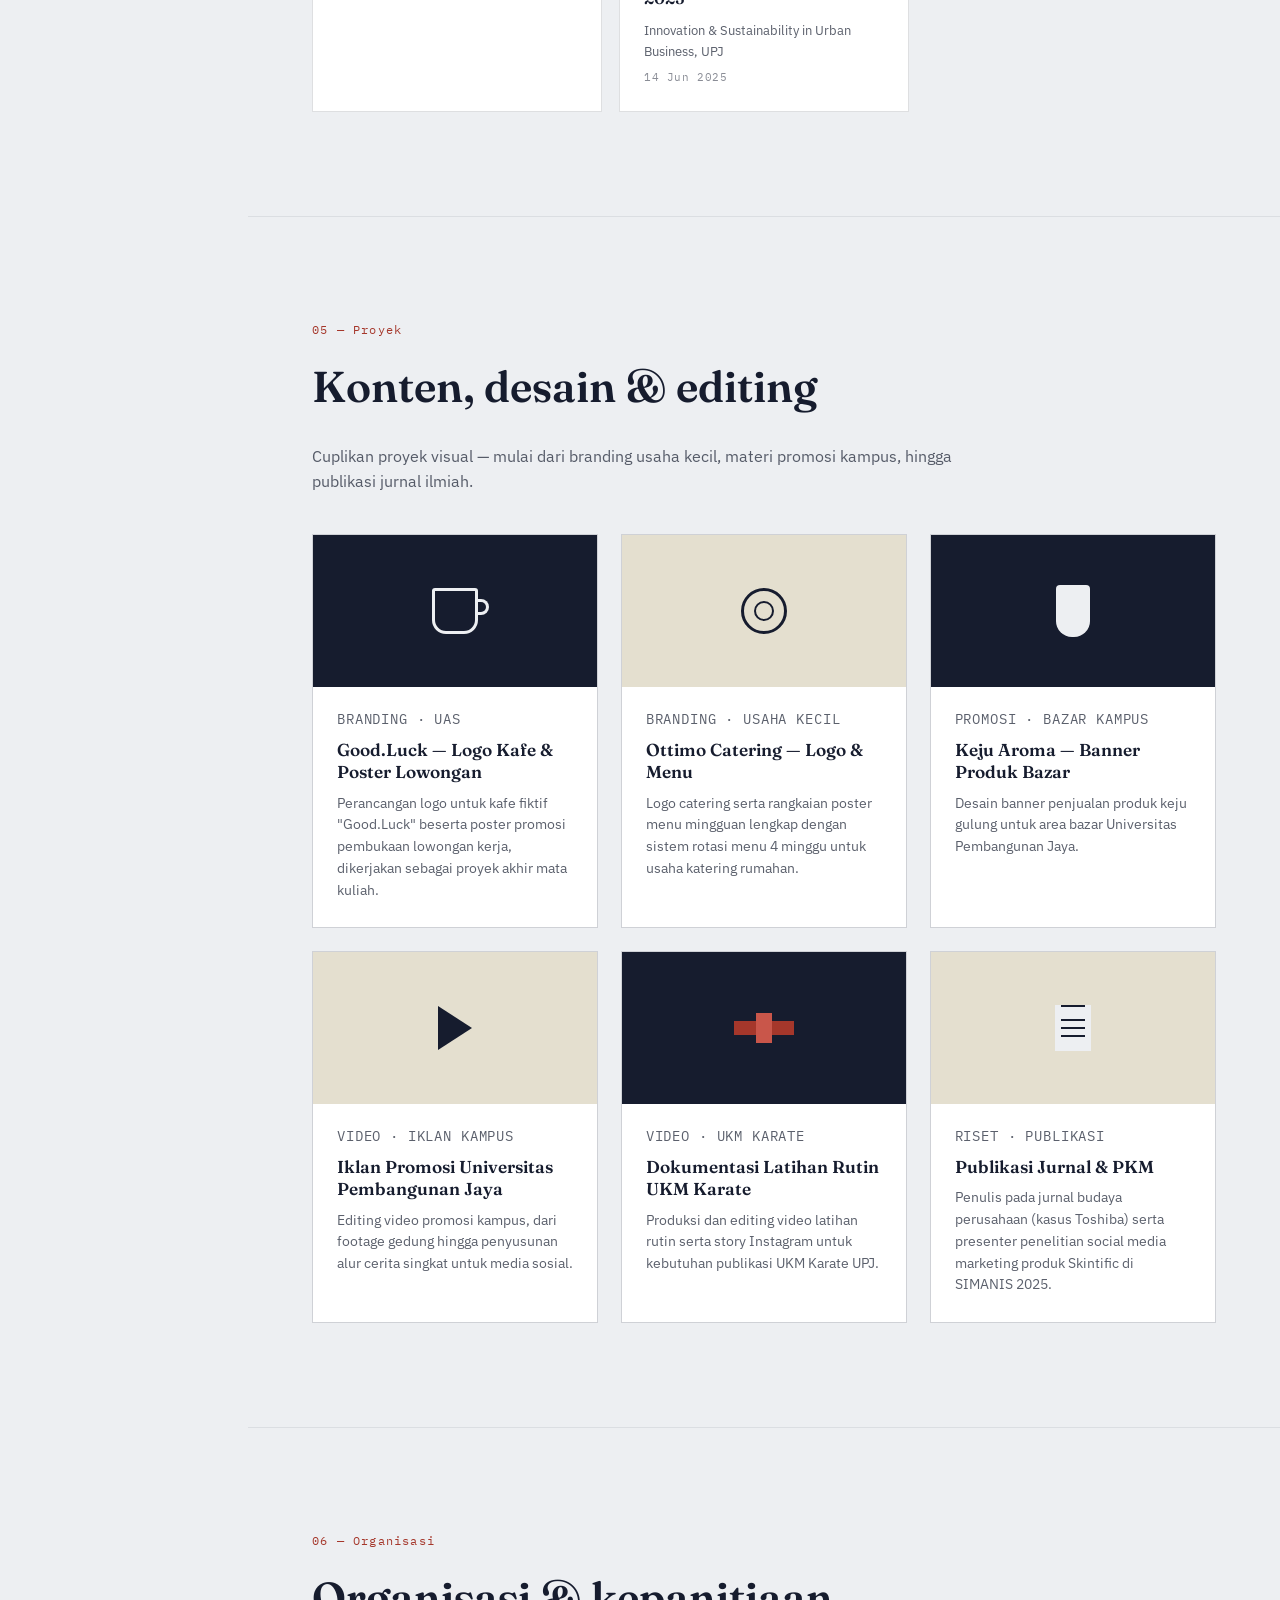
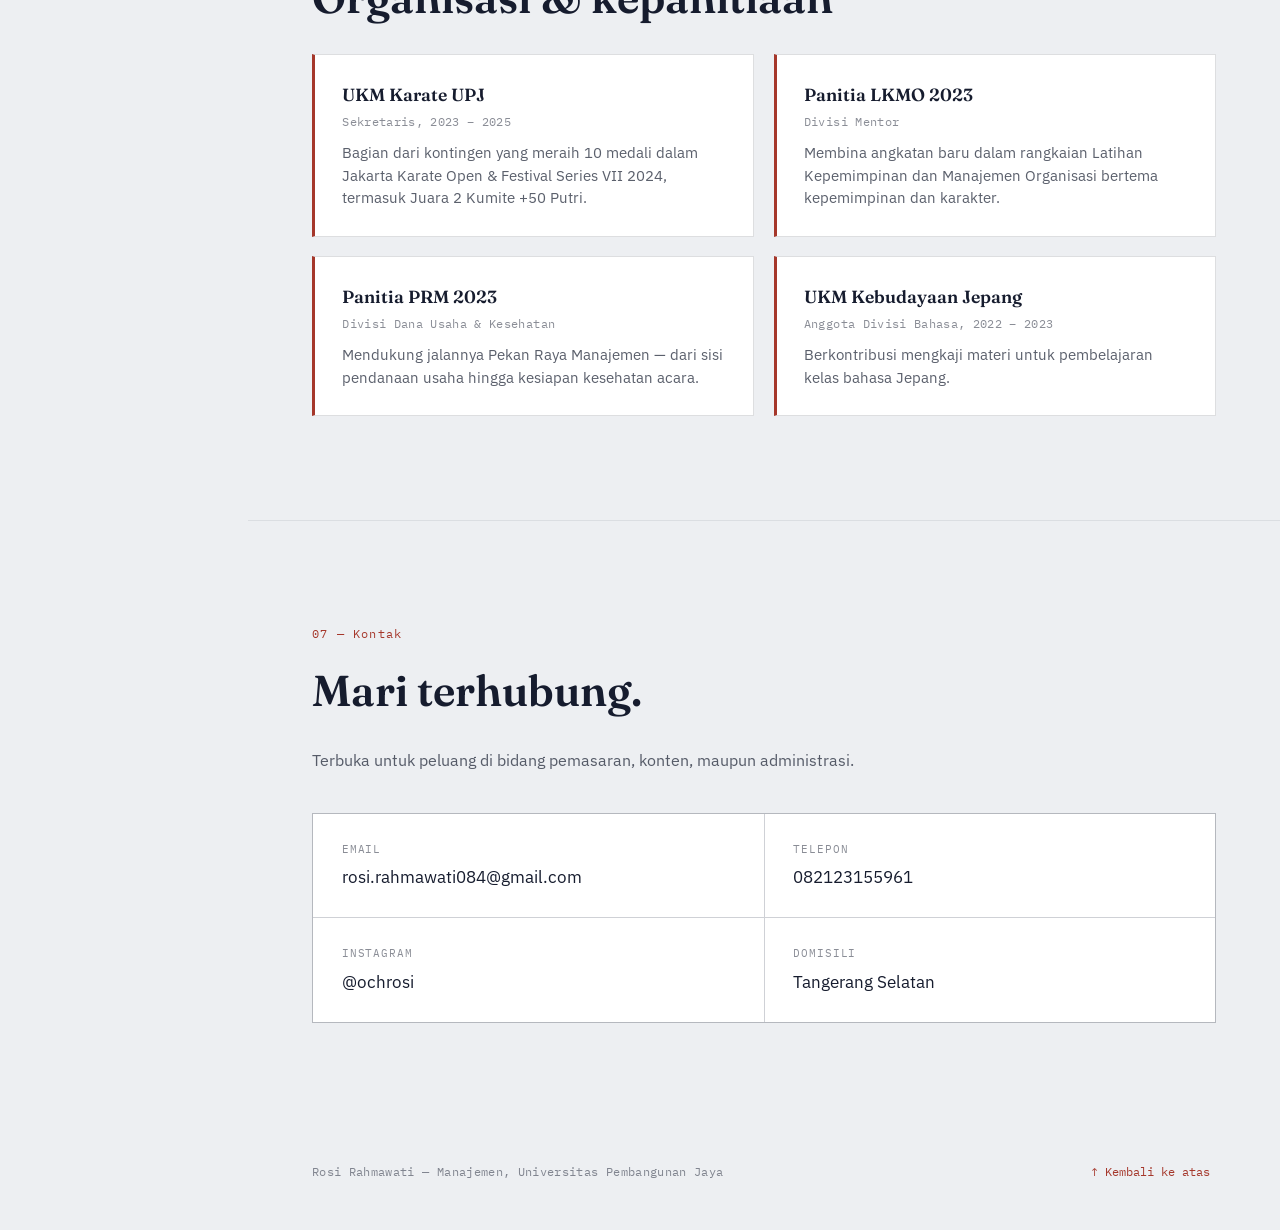
<file: Portofolio/index.html>
<!DOCTYPE html>
<html lang="id">
<head>
<meta charset="UTF-8">
<meta name="viewport" content="width=device-width, initial-scale=1.0">
<title>Rosi Rahmawati — Portofolio</title>
<meta name="description" content="Portofolio Rosi Rahmawati — Manajemen, Pemasaran Digital & Administrasi.">

<link rel="preconnect" href="https://fonts.googleapis.com">
<link rel="preconnect" href="https://fonts.gstatic.com" crossorigin>
<link href="https://fonts.googleapis.com/css2?family=Fraunces:ital,opsz,wght@0,9..144,300;0,9..144,500;0,9..144,600;0,9..144,700;1,9..144,500;1,9..144,600&family=IBM+Plex+Sans:wght@400;500;600;700&family=IBM+Plex+Mono:wght@400;500;600&display=swap" rel="stylesheet">

<link rel="stylesheet" href="style.css">
</head>
<body>

<!-- grain overlay -->
<div class="grain" aria-hidden="true"></div>

<!-- ============ MOBILE TOP BAR ============ -->
<header class="mobile-bar">
  <span class="mobile-bar__mark">RR</span>
  <span class="mobile-bar__label">FILE / PORTOFOLIO</span>
  <button class="mobile-bar__toggle" id="navToggle" aria-label="Buka navigasi" aria-expanded="false">
    <span></span><span></span><span></span>
  </button>
</header>

<!-- ============ SIDE TAB NAVIGATION ============ -->
<nav class="tabnav" id="tabnav" aria-label="Navigasi bagian">
    <a href="index.html">
  <div class="tabnav__top">
      <img 
    src="/asset/porto_ochi.jpg" 
    alt="Rosi Rahmawati"
    style="width: 180px; height: 180px; border-radius: 50%; object-fit: cover; display: block; margin: 0 auto;"
  ></a>
  </div>
  <ol class="tabnav__list">
    <li><a href="#profil" data-label="Profil"><span class="tabnav__idx">01</span><span class="tabnav__text">Profil</span></a></li>
    <li><a href="#pengalaman" data-label="Pengalaman"><span class="tabnav__idx">02</span><span class="tabnav__text">Pengalaman</span></a></li>
    <li><a href="#keahlian" data-label="Keahlian"><span class="tabnav__idx">03</span><span class="tabnav__text">Keahlian</span></a></li>
    <li><a href="#sertifikat" data-label="Sertifikat"><span class="tabnav__idx">04</span><span class="tabnav__text">Sertifikat</span></a></li>
    <li><a href="#proyek" data-label="Proyek"><span class="tabnav__idx">05</span><span class="tabnav__text">Proyek</span></a></li>
    <li><a href="#organisasi" data-label="Organisasi"><span class="tabnav__idx">06</span><span class="tabnav__text">Organisasi</span></a></li>
    <li><a href="#kontak" data-label="Kontak"><span class="tabnav__idx">07</span><span class="tabnav__text">Kontak</span></a></li>
  </ol>
  <div class="tabnav__bottom">
    <span>UPJ · MANAJEMEN</span>
  </div>
</nav>

<div class="sheet" id="sheet">

  <!-- ============ HERO ============ -->
  <section class="hero" id="hero">
    <div class="hero__frame">
      <div class="hero__meta">
        <div class="hero__meta-row"><span>REF</span><span>PORTOFOLIO&nbsp;/&nbsp;2026</span></div>
        <div class="hero__meta-row"><span>PERIHAL</span><span>Manajemen &amp; Pemasaran Digital</span></div>
        <div class="hero__meta-row"><span>STATUS</span><span class="hero__status">Fresh Graduate</span></div>
      </div>

      <h1 class="hero__name">
        <span class="hero__name-line">Rosi</span>
        <span class="hero__name-line hero__name-line--em">Rahmawati</span>
      </h1>

      <p class="hero__intro">
        Fresh graduate Manajemen dari Universitas Pembangunan Jaya dengan pengalaman lintas
        magang, organisasi, dan kepanitiaan mulai dari media sosial kampus, administrasi
        keuangan BPJS Ketenagakerjaan, hingga branding usaha kecil. Terbiasa bekerja terstruktur,
        teliti pada detail, dan disiplin seperti pada mat karate.
      </p>

      <div class="hero__actions">
        <a href="#proyek" class="btn btn--solid">Lihat Proyek</a>
        <a href="#kontak" class="btn btn--ghost">Hubungi Saya</a>
      </div>
    </div>

  </section>

  <!-- ============ PROFIL ============ -->
  <section class="section" id="profil">
    <p class="section__eyebrow">01 — Profil</p>
    <h2 class="section__title">Hai, aku Rosi.</h2>
    <div class="profil__grid">
      <div class="profil__text">
        <p>
            Fresh Graduate Program Studi Manajemen yang memiliki pengalaman dalam bidang administrasi, 
            pengelolaan dokumen, media sosial, serta pembuatan konten melalui kegiatan magang, organisasi, 
            dan kepanitiaan. Terbiasa bekerja secara terstruktur, teliti, serta mampu beradaptasi dengan 
            lingkungan kerja yang dinamis.
        </p>
        <p>
            Memiliki kemampuan bekerja secara individu maupun dalam tim, didukung dengan sikap disiplin, 
            bertanggung jawab, dan kemauan untuk terus belajar. Siap mengembangkan kompetensi serta 
            memberikan kontribusi positif dalam lingkungan kerja yang profesional.
        </p>
      </div>
      <div class="profil__card">
        <div class="profil__card-row">
          <span class="profil__card-label">Domisili</span>
          <span>Tangerang Selatan</span>
        </div>
        <div class="profil__card-row">
          <span class="profil__card-label">Pendidikan</span>
          <span>Manajemen — Universitas Pembangunan Jaya<br>2022 – 2026 · IPK 3.60</span>
        </div>
        <div class="profil__card-row">
          <span class="profil__card-label">Fokus</span>
          <span>Operation Support, Administrative Assistant, Social Media</span>
        </div>
        <div class="profil__card-row">
          <span class="profil__card-label">Bahasa Kerja</span>
          <span>MS. Office, Canva, CapCut</span>
        </div>
      </div>
    </div>
  </section>

  <!-- ============ PENGALAMAN ============ -->
  <section class="section" id="pengalaman">
    <p class="section__eyebrow">02 — Pengalaman</p>
    <h2 class="section__title">Riwayat kerja &amp; magang</h2>

    <ol class="ledger" id="ledger">
      <li class="ledger__row">
        <div class="ledger__period">
          <span class="ledger__year">2025</span>
          <span class="ledger__span">Feb – Jun</span>
        </div>
        <div class="ledger__body">
          <h3>Magang MBKM Pada BPJS Ketenagakerjaan</h3>
          <p class="ledger__sub">Divisi Pengendalian Operasional</p>
          <p>
            Mengelola dokumen MPPA (Memo Permintaan Pencairan Anggaran): mencatat kode voucher
            transaksi, menyusun &amp; mengarsipkan kuitansi, mencocokkan bukti fisik dengan data
            digital, serta merekap ke Excel. Menyusun kuitansi iuran jaminan sosial dan mengirim
            notifikasi tagihan ke mitra perusahaan melalui email.
          </p>
          <div class="ledger__tags">
            <span>Arsip &amp; Dokumen</span><span>Rekonsiliasi Data</span><span>Excel</span>
          </div>
        </div>
      </li>

      <li class="ledger__row">
        <div class="ledger__period">
          <span class="ledger__year">2024</span>
          <span class="ledger__span">Jul – Sep</span>
        </div>
        <div class="ledger__body">
          <h3>PKL Pada BPJPH Kementerian Agama RI</h3>
          <p class="ledger__sub">Badan Penyelenggara Jaminan Produk Halal</p>
          <p>
            Menyusun nota surat capaian kinerja, surat penawaran sewa gedung, dan nota dinas tim
            organisasi. Membantu menyesuaikan SKP dengan matriks kinerja karyawan, serta merevisi
            Anjab &amp; ABK Analis Kebijakan Teknis sesuai Permenpan RB No. 1 Tahun 2020.
          </p>
          <div class="ledger__tags">
            <span>Administrasi</span><span>Regulasi</span><span>Korespondensi</span>
          </div>
        </div>
      </li>

      <li class="ledger__row">
        <div class="ledger__period">
          <span class="ledger__year">2023</span>
          <span class="ledger__span">– 2025</span>
        </div>
        <div class="ledger__body">
          <h3>Sekretaris di BPH UKM Karate UPJ</h3>
          <p>
            Menyusun laporan bulanan &amp; laporan pertanggungjawaban klub, mengelola produksi dan
            publikasi konten video kegiatan di media sosial, serta menyusun proposal permohonan
            dana kegiatan.
          </p>
          <div class="ledger__tags">
            <span>Laporan</span><span>Konten Video</span><span>Proposal</span>
          </div>
        </div>
      </li>

      <li class="ledger__row">
        <div class="ledger__period">
          <span class="ledger__year">2023</span>
          <span class="ledger__span">Sep – Nov</span>
        </div>
        <div class="ledger__body">
          <h3>Divisi Mentor Pada Kepanitia LKMO</h3>
          <p class="ledger__sub">Latihan Kepemimpinan &amp; Manajemen Organisasi</p>
          <p>
            Mengarahkan dan menjadi narahubung bagi mahasiswa baru, menyusun RAB divisi mentor,
            serta menyusun laporan pertanggungjawaban kegiatan.
          </p>
          <div class="ledger__tags">
            <span>Mentoring</span><span>RAB</span><span>LPJ</span>
          </div>
        </div>
      </li>

      <li class="ledger__row">
        <div class="ledger__period">
          <span class="ledger__year">2023</span>
          <span class="ledger__span">Mei – Okt</span>
        </div>
        <div class="ledger__body">
          <h3>Panitia Pekan Raya Manajemen (PRM)</h3>
          <p>Anggota Divisi Dana Usaha dan Divisi Kesehatan.</p>
          <div class="ledger__tags">
            <span>Dana Usaha</span><span>Kesehatan Acara</span>
          </div>
        </div>
      </li>

      <li class="ledger__row">
        <div class="ledger__period">
          <span class="ledger__year">2022</span>
          <span class="ledger__span">Okt – Jan 2023</span>
        </div>
        <div class="ledger__body">
          <h3>Social Media Intern di Universitas Pembangunan Jaya</h3>
          <p>Menjalankan social media marketing kampus untuk meningkatkan minat calon mahasiswa.</p>
          <div class="ledger__tags">
            <span>Social Media Marketing</span><span>Konten Kampus</span>
          </div>
        </div>
      </li>
    </ol>
  </section>

  <!-- ============ KEAHLIAN ============ -->
  <section class="section" id="keahlian">
    <p class="section__eyebrow">03 — Keahlian</p>
    <h2 class="section__title">Perangkat &amp; kemampuan</h2>

    <div class="skills">
      <div class="skills__col">
        <h3 class="skills__heading">Perangkat</h3>
        <ul class="skills__tools">
          <li><span class="tool-mark"><img src="/asset/excel.jpg" alt=""></span>Microsoft Excel</li>
          <li><span class="tool-mark"><img src="/asset/word.jpg" alt=""></span>Microsoft Word</li>
          <li><span class="tool-mark"><img src="/asset/powerp.jpg" alt=""></span>Microsoft PowerPoint</li>
          <li><span class="tool-mark"><img src="/asset/outlook.jpg" alt=""></span>Microsoft Outlook</li>
          <li><span class="tool-mark"><img src="/asset/canva.jpg" alt=""></span>Canva</li>
          <li><span class="tool-mark"><img src="/asset/capcut.jpg" alt=""></span>CapCut</li>
        </ul>
      </div>
      <div class="skills__col">
        <h3 class="skills__heading">Kemampuan Kerja</h3>
        <div class="skills__pillbox">
          <span class="pill">Manajemen Waktu</span>
          <span class="pill">Adaptabilitas</span>   
          <span class="pill">Keterampilan Tim</span>
          <span class="pill">Ketelitian Dokumen</span>
          <span class="pill">Pemasaran Digital</span>
          <span class="pill">Copywriting</span>
          <span class="pill">Branding Visual</span>
          <span class="pill">Administrasi</span>
        </div>
      </div>
    </div>
  </section>

<!-- ============ SERTIFIKAT ============ -->
  <section class="section" id="sertifikat">
    <p class="section__eyebrow">04 — Sertifikat</p>
    <h2 class="section__title">Kursus &amp; pencapaian</h2>

    <div class="stamps">
      <article class="stamp-card">
        <div class="stamp-card__media">
          <img src="/asset/sertif/digital marketing.jpg" alt="Sertifikat Foundations of Digital Marketing & E-commerce">
          <span class="stamp-card__seal">✓</span>
        </div>
        <div class="stamp-card__body">
          <h3>Foundations of Digital Marketing &amp; E-commerce</h3>
          <p class="stamp-card__issuer">Google · 7 Courses — Coursera</p>
          <p class="stamp-card__date">Des 2024</p>
        </div>
      </article>
      <article class="stamp-card">
        <div class="stamp-card__media">
          <img src="/asset/sertif/fintech.jpg" alt="Sertifikat Financial Technology (Fintech) Innovations">
          <span class="stamp-card__seal">✓</span>
        </div>
        <div class="stamp-card__body">
          <h3>Financial Technology (Fintech) Innovations</h3>
          <p class="stamp-card__issuer">University of Michigan · 4 Courses</p>
          <p class="stamp-card__date">Des 2024</p>
        </div>
      </article>
      <article class="stamp-card">
        <div class="stamp-card__media">
          <img src="/asset/sertif/penn.jpg" alt="Sertifikat Social Impact Strategy: Tools for Entrepreneurs">
          <span class="stamp-card__seal">✓</span>
        </div>
        <div class="stamp-card__body">
          <h3>Social Impact Strategy: Tools for Entrepreneurs</h3>
          <p class="stamp-card__issuer">University of Pennsylvania — Coursera</p>
          <p class="stamp-card__date">Des 2024</p>
        </div>
      </article>
      <article class="stamp-card">
        <div class="stamp-card__media">
          <img src="/asset/sertif/lkmo.jpg" alt="Sertifikat Mentor LKMO 2023">
          <span class="stamp-card__seal">✓</span>
        </div>
        <div class="stamp-card__body">
          <h3>Mentor LKMO 2023</h3>
          <p class="stamp-card__issuer">"Work Attitudes and Character to Build the Spirit of Leadership"</p>
          <p class="stamp-card__date">18–19 Nov 2023</p>
        </div>
      </article>
            <article class="stamp-card">
        <div class="stamp-card__media">
          <img src="/asset/sertif/simanis.jpg" alt="Sertifikat Presenter SIMANIS 2025">
          <span class="stamp-card__seal">✓</span>
        </div>
        <div class="stamp-card__body">
          <h3>Presenter — SIMANIS 2025</h3>
          <p class="stamp-card__issuer">Innovation &amp; Sustainability in Urban Business, UPJ</p>
          <p class="stamp-card__date">14 Jun 2025</p>
        </div>
      </article>
    </div>
    
  </section>

  <!-- ============ PROYEK ============ -->
  <section class="section" id="proyek">
    <p class="section__eyebrow">05 — Proyek</p>
    <h2 class="section__title">Konten, desain &amp; editing</h2>
    <p class="section__lede">
      Cuplikan proyek visual — mulai dari branding usaha kecil, materi promosi kampus, hingga
      publikasi jurnal ilmiah.
    </p>

    <div class="works">
      <article class="work-card work-card--navy">
        <div class="work-card__swatch" data-swatch="cafe" aria-hidden="true">
          <span class="swatch-cup"></span>
        </div>
        <div class="work-card__body">
          <p class="work-card__tag">Branding · UAS</p>
          <h3>Good.Luck — Logo Kafe &amp; Poster Lowongan</h3>
          <p>Perancangan logo untuk kafe fiktif "Good.Luck" beserta poster promosi pembukaan lowongan kerja, dikerjakan sebagai proyek akhir mata kuliah.</p>
        </div>
      </article>

      <article class="work-card work-card--sand">
        <div class="work-card__swatch" data-swatch="catering" aria-hidden="true">
          <span class="swatch-plate"></span>
        </div>
        <div class="work-card__body">
          <p class="work-card__tag">Branding · Usaha Kecil</p>
          <h3>Ottimo Catering — Logo &amp; Menu</h3>
          <p>Logo catering serta rangkaian poster menu mingguan lengkap dengan sistem rotasi menu 4 minggu untuk usaha katering rumahan.</p>
        </div>
      </article>

      <article class="work-card work-card--navy">
        <div class="work-card__swatch" data-swatch="snack" aria-hidden="true">
          <span class="swatch-banner"></span>
        </div>
        <div class="work-card__body">
          <p class="work-card__tag">Promosi · Bazar Kampus</p>
          <h3>Keju Aroma — Banner Produk Bazar</h3>
          <p>Desain banner penjualan produk keju gulung untuk area bazar Universitas Pembangunan Jaya.</p>
        </div>
      </article>

      <article class="work-card work-card--sand">
        <div class="work-card__swatch" data-swatch="video" aria-hidden="true">
          <span class="swatch-play"></span>
        </div>
        <div class="work-card__body">
          <p class="work-card__tag">Video · Iklan Kampus</p>
          <h3>Iklan Promosi Universitas Pembangunan Jaya</h3>
          <p>Editing video promosi kampus, dari footage gedung hingga penyusunan alur cerita singkat untuk media sosial.</p>
        </div>
      </article>

      <article class="work-card work-card--navy">
        <div class="work-card__swatch" data-swatch="karate" aria-hidden="true">
          <span class="swatch-belt"></span>
        </div>
        <div class="work-card__body">
          <p class="work-card__tag">Video · UKM Karate</p>
          <h3>Dokumentasi Latihan Rutin UKM Karate</h3>
          <p>Produksi dan editing video latihan rutin serta story Instagram untuk kebutuhan publikasi UKM Karate UPJ.</p>
        </div>
      </article>

      <article class="work-card work-card--sand">
        <div class="work-card__swatch" data-swatch="journal" aria-hidden="true">
          <span class="swatch-doc"></span>
        </div>
        <div class="work-card__body">
          <p class="work-card__tag">Riset · Publikasi</p>
          <h3>Publikasi Jurnal &amp; PKM</h3>
          <p>Penulis pada jurnal budaya perusahaan (kasus Toshiba) serta presenter penelitian social media marketing produk Skintific di SIMANIS 2025.</p>
        </div>
      </article>
    </div>
  </section>

  <!-- ============ ORGANISASI ============ -->
  <section class="section" id="organisasi">
    <p class="section__eyebrow">06 — Organisasi</p>
    <h2 class="section__title">Organisasi &amp; kepanitiaan</h2>

    <div class="orgs">
      <article class="org-card">
        <h3>UKM Karate UPJ</h3>
        <p class="org-card__role">Sekretaris, 2023 – 2025</p>
        <p>Bagian dari kontingen yang meraih 10 medali dalam Jakarta Karate Open &amp; Festival Series VII 2024, termasuk Juara 2 Kumite +50 Putri.</p>
      </article>
      <article class="org-card">
        <h3>Panitia LKMO 2023</h3>
        <p class="org-card__role">Divisi Mentor</p>
        <p>Membina angkatan baru dalam rangkaian Latihan Kepemimpinan dan Manajemen Organisasi bertema kepemimpinan dan karakter.</p>
      </article>
      <article class="org-card">
        <h3>Panitia PRM 2023</h3>
        <p class="org-card__role">Divisi Dana Usaha &amp; Kesehatan</p>
        <p>Mendukung jalannya Pekan Raya Manajemen — dari sisi pendanaan usaha hingga kesiapan kesehatan acara.</p>
      </article>
      <article class="org-card">
        <h3>UKM Kebudayaan Jepang</h3>
        <p class="org-card__role">Anggota Divisi Bahasa, 2022 – 2023</p>
        <p>Berkontribusi mengkaji materi untuk pembelajaran kelas bahasa Jepang.</p>
      </article>
    </div>
  </section>

  <!-- ============ KONTAK ============ -->
  <section class="section section--contact" id="kontak">
    <p class="section__eyebrow">07 — Kontak</p>
    <h2 class="section__title">Mari terhubung.</h2>
    <p class="section__lede">
      Terbuka untuk peluang di bidang pemasaran, konten, maupun administrasi.
    </p>

    <div class="contact-grid">
      <a class="contact-item" href="mailto:rosi.rahmawati084@gmail.com">
        <span class="contact-item__label">Email</span>
        <span class="contact-item__value">rosi.rahmawati084@gmail.com</span>
      </a>
      <a class="contact-item" href="tel:+6289602771923">
        <span class="contact-item__label">Telepon</span>
        <span class="contact-item__value">082123155961</span>
      </a>
      <a class="contact-item" href="https://instagram.com/ochrosi" target="_blank" rel="noopener">
        <span class="contact-item__label">Instagram</span>
        <span class="contact-item__value">@ochrosi</span>
      </a>
      <div class="contact-item contact-item--static">
        <span class="contact-item__label">Domisili</span>
        <span class="contact-item__value">Tangerang Selatan</span>
      </div>
    </div>
  </section>

  <footer class="footer">
    <span>Rosi Rahmawati — Manajemen, Universitas Pembangunan Jaya</span>
    <button class="footer__top" id="toTop" aria-label="Kembali ke atas">↑ Kembali ke atas</button>
  </footer>

</div><!-- /.sheet -->

<script src="script.js"></script>
</body>
</html>
</file>
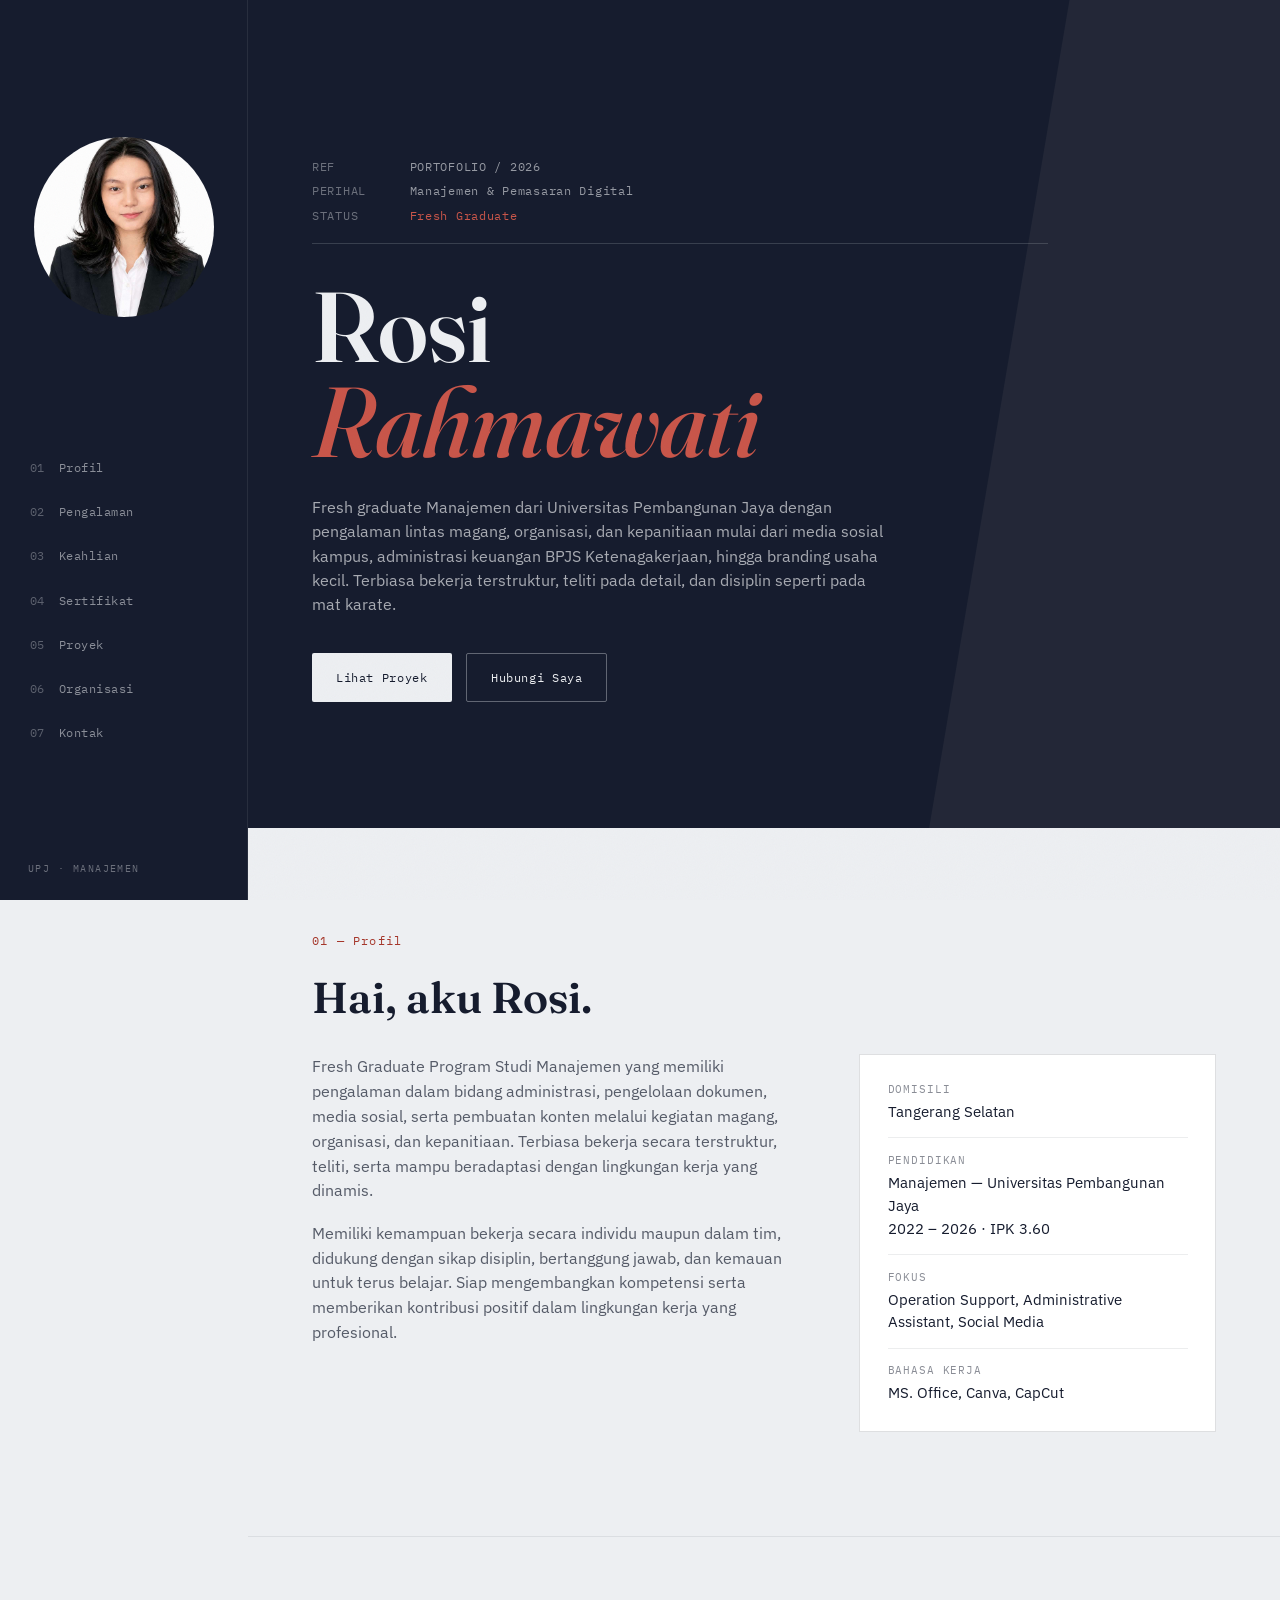
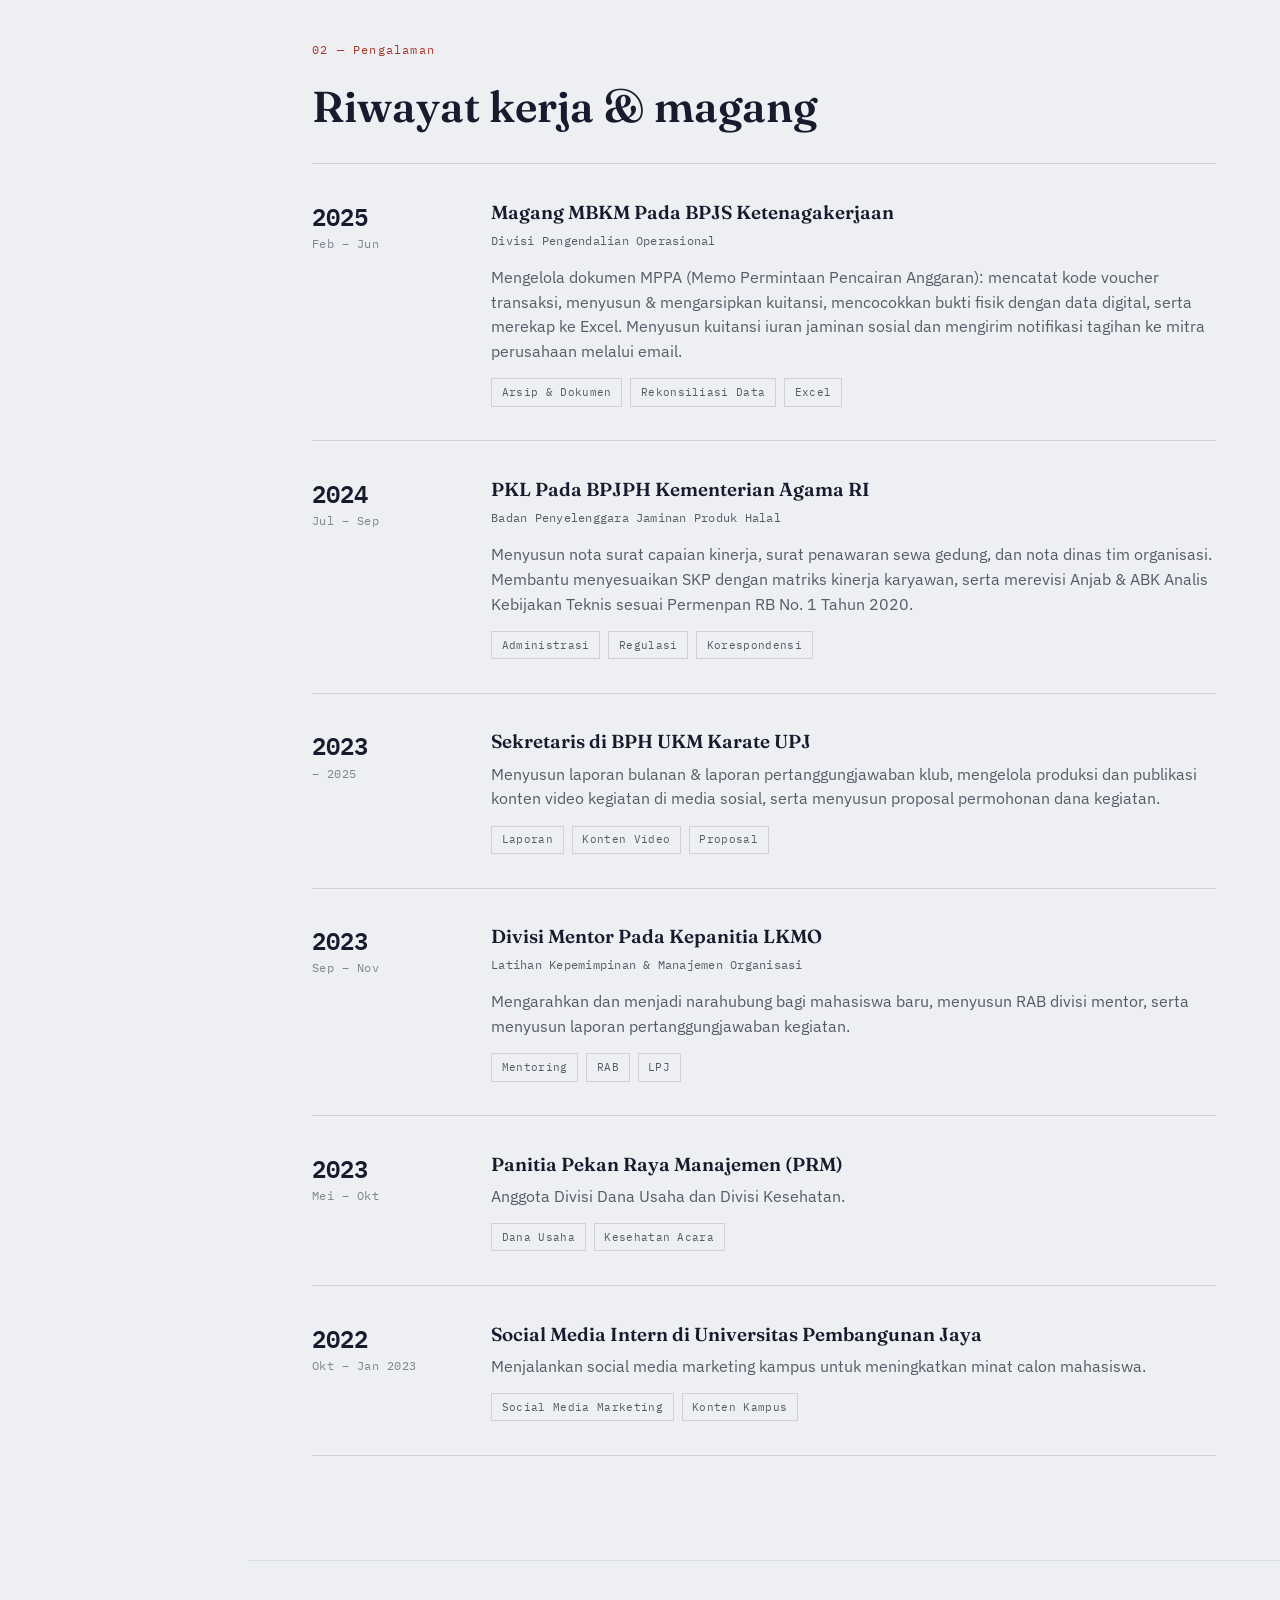
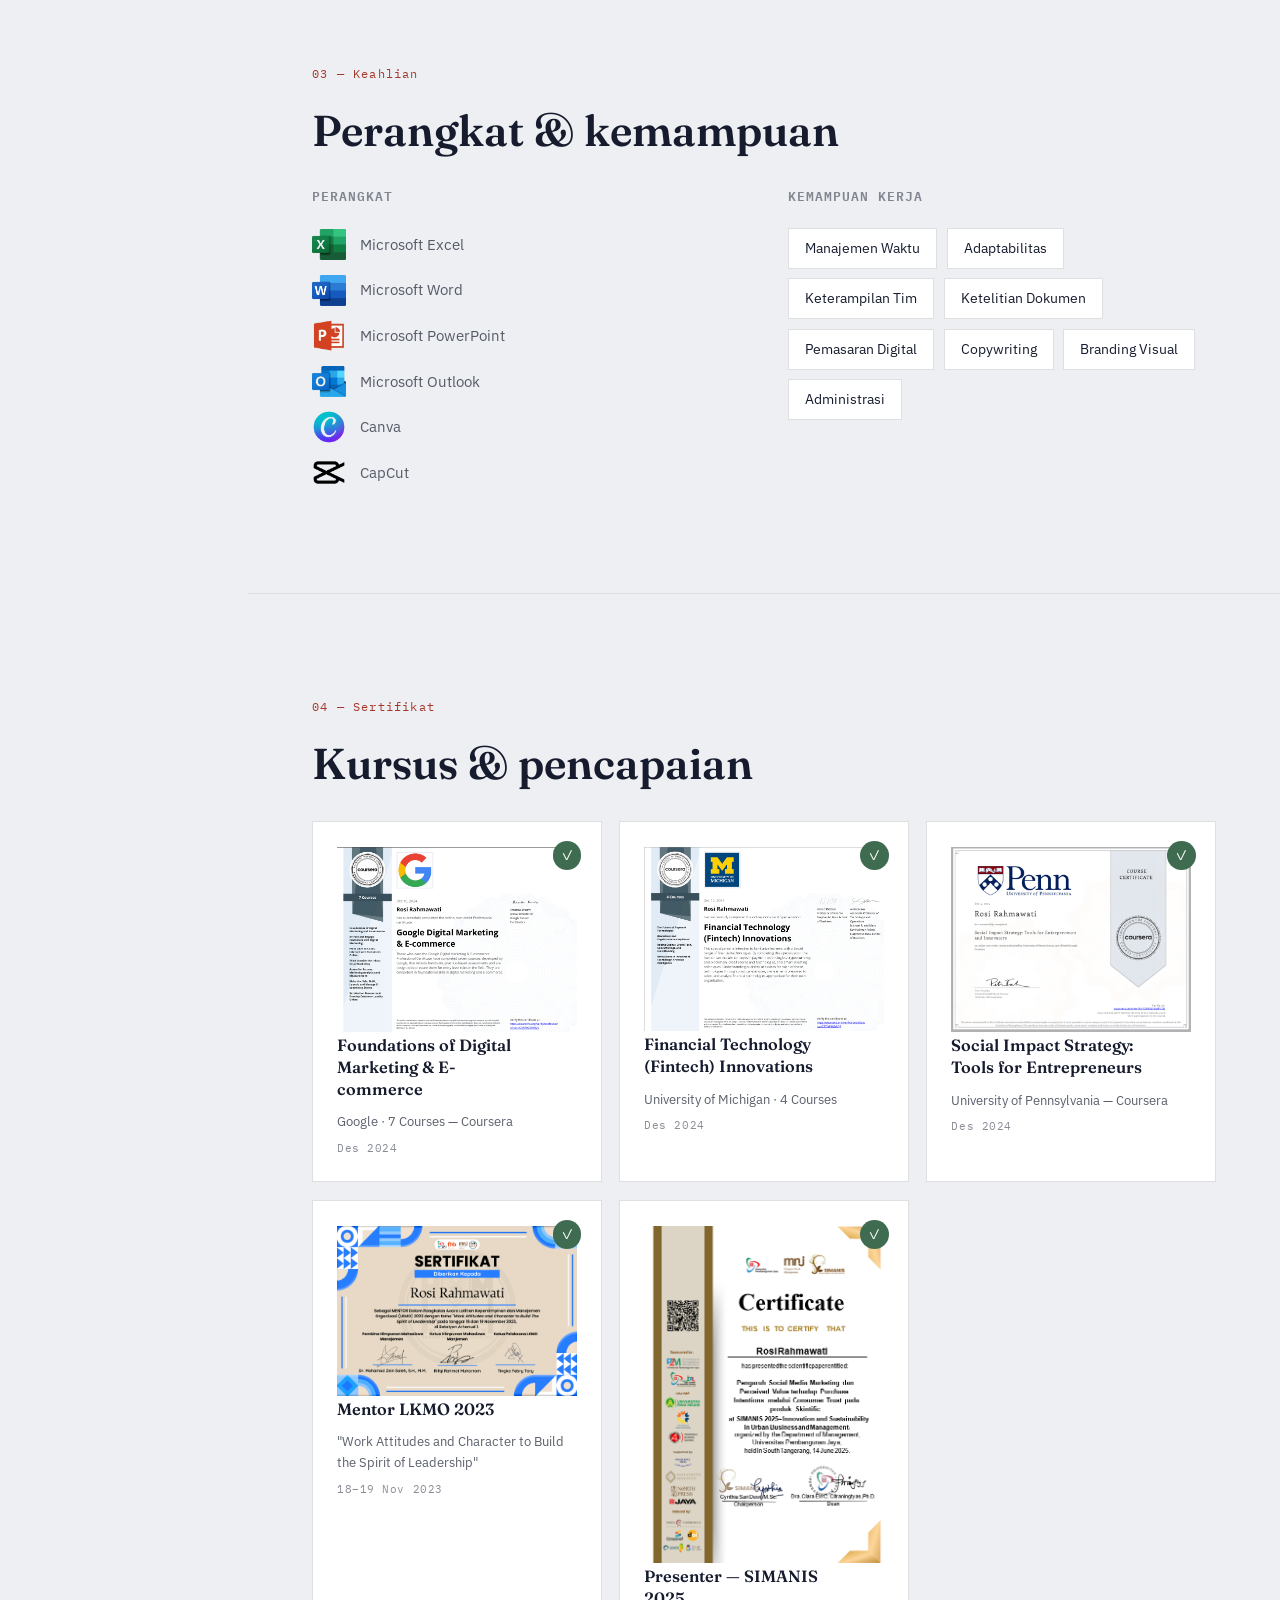
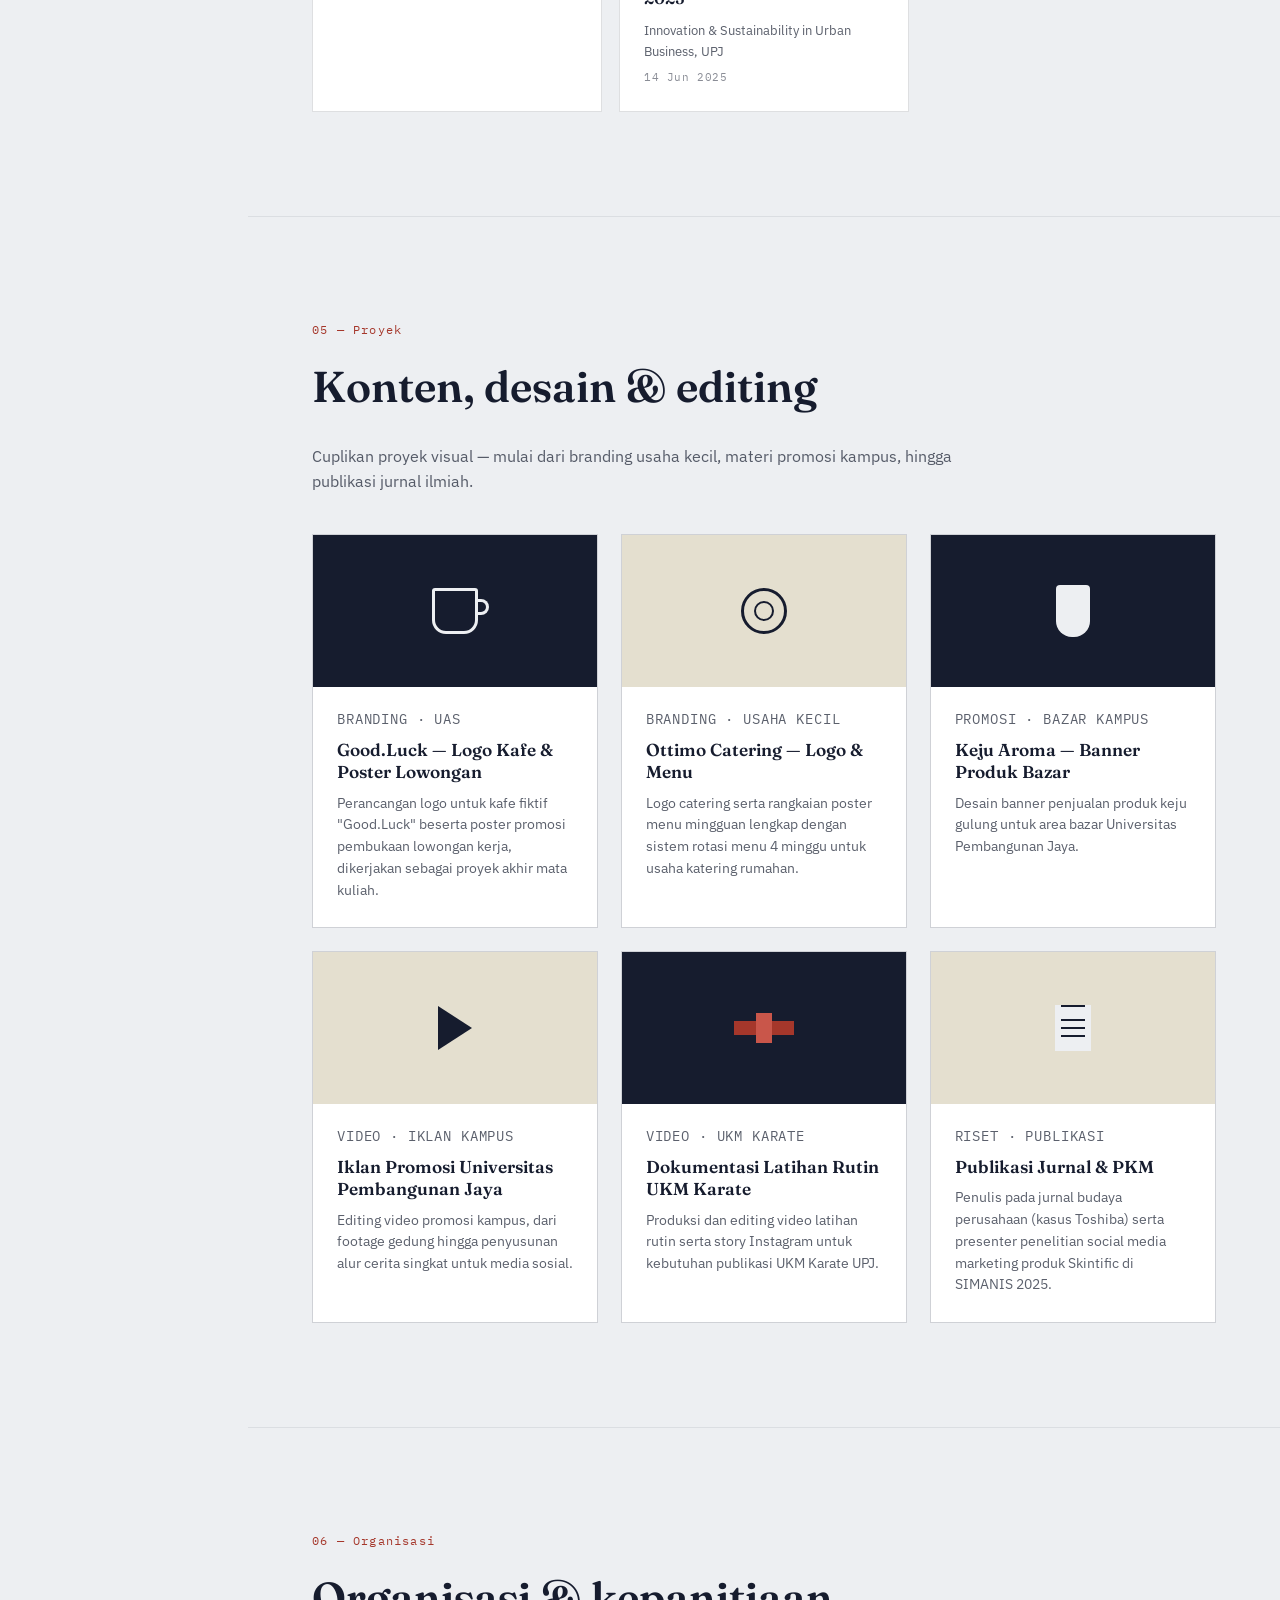
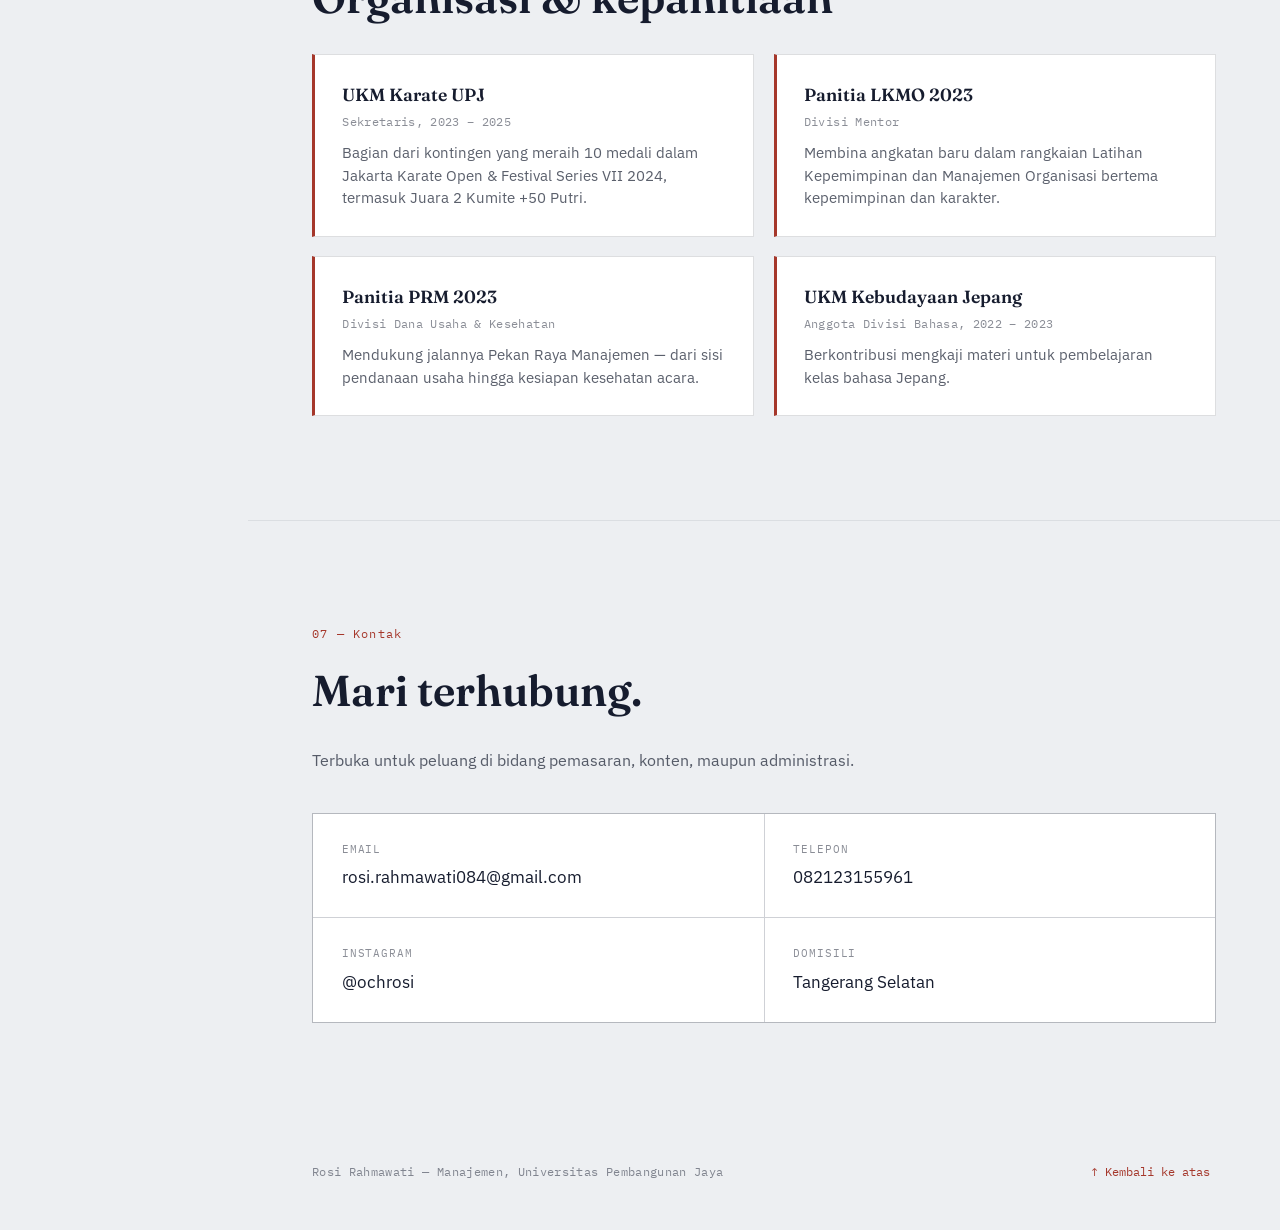
<file: Portofolio/main/index.html>
<!DOCTYPE html>
<html lang="id">
<head>
<meta charset="UTF-8">
<meta name="viewport" content="width=device-width, initial-scale=1.0">
<title>Rosi Rahmawati — Portofolio</title>
<meta name="description" content="Portofolio Rosi Rahmawati — Manajemen, Pemasaran Digital & Administrasi.">

<link rel="preconnect" href="https://fonts.googleapis.com">
<link rel="preconnect" href="https://fonts.gstatic.com" crossorigin>
<link href="https://fonts.googleapis.com/css2?family=Fraunces:ital,opsz,wght@0,9..144,300;0,9..144,500;0,9..144,600;0,9..144,700;1,9..144,500;1,9..144,600&family=IBM+Plex+Sans:wght@400;500;600;700&family=IBM+Plex+Mono:wght@400;500;600&display=swap" rel="stylesheet">

<link rel="stylesheet" href="style.css">
</head>
<body>

<!-- grain overlay -->
<div class="grain" aria-hidden="true"></div>

<!-- ============ MOBILE TOP BAR ============ -->
<header class="mobile-bar">
  <span class="mobile-bar__mark">RR</span>
  <span class="mobile-bar__label">FILE / PORTOFOLIO</span>
  <button class="mobile-bar__toggle" id="navToggle" aria-label="Buka navigasi" aria-expanded="false">
    <span></span><span></span><span></span>
  </button>
</header>

<!-- ============ SIDE TAB NAVIGATION ============ -->
<nav class="tabnav" id="tabnav" aria-label="Navigasi bagian">
    <a href="index.html">
  <div class="tabnav__top">
      <img 
    src="/asset/porto_ochi.jpg" 
    alt="Rosi Rahmawati"
    style="width: 180px; height: 180px; border-radius: 50%; object-fit: cover; display: block; margin: 0 auto;"
  ></a>
  </div>
  <ol class="tabnav__list">
    <li><a href="#profil" data-label="Profil"><span class="tabnav__idx">01</span><span class="tabnav__text">Profil</span></a></li>
    <li><a href="#pengalaman" data-label="Pengalaman"><span class="tabnav__idx">02</span><span class="tabnav__text">Pengalaman</span></a></li>
    <li><a href="#keahlian" data-label="Keahlian"><span class="tabnav__idx">03</span><span class="tabnav__text">Keahlian</span></a></li>
    <li><a href="#sertifikat" data-label="Sertifikat"><span class="tabnav__idx">04</span><span class="tabnav__text">Sertifikat</span></a></li>
    <li><a href="#proyek" data-label="Proyek"><span class="tabnav__idx">05</span><span class="tabnav__text">Proyek</span></a></li>
    <li><a href="#organisasi" data-label="Organisasi"><span class="tabnav__idx">06</span><span class="tabnav__text">Organisasi</span></a></li>
    <li><a href="#kontak" data-label="Kontak"><span class="tabnav__idx">07</span><span class="tabnav__text">Kontak</span></a></li>
  </ol>
  <div class="tabnav__bottom">
    <span>UPJ · MANAJEMEN</span>
  </div>
</nav>

<div class="sheet" id="sheet">

  <!-- ============ HERO ============ -->
  <section class="hero" id="hero">
    <div class="hero__frame">
      <div class="hero__meta">
        <div class="hero__meta-row"><span>REF</span><span>PORTOFOLIO&nbsp;/&nbsp;2026</span></div>
        <div class="hero__meta-row"><span>PERIHAL</span><span>Manajemen &amp; Pemasaran Digital</span></div>
        <div class="hero__meta-row"><span>STATUS</span><span class="hero__status">Fresh Graduate</span></div>
      </div>

      <h1 class="hero__name">
        <span class="hero__name-line">Rosi</span>
        <span class="hero__name-line hero__name-line--em">Rahmawati</span>
      </h1>

      <p class="hero__intro">
        Fresh graduate Manajemen dari Universitas Pembangunan Jaya dengan pengalaman lintas
        magang, organisasi, dan kepanitiaan mulai dari media sosial kampus, administrasi
        keuangan BPJS Ketenagakerjaan, hingga branding usaha kecil. Terbiasa bekerja terstruktur,
        teliti pada detail, dan disiplin seperti pada mat karate.
      </p>

      <div class="hero__actions">
        <a href="#proyek" class="btn btn--solid">Lihat Proyek</a>
        <a href="#kontak" class="btn btn--ghost">Hubungi Saya</a>
      </div>
    </div>

  </section>

  <!-- ============ PROFIL ============ -->
  <section class="section" id="profil">
    <p class="section__eyebrow">01 — Profil</p>
    <h2 class="section__title">Hai, aku Rosi.</h2>
    <div class="profil__grid">
      <div class="profil__text">
        <p>
            Fresh Graduate Program Studi Manajemen yang memiliki pengalaman dalam bidang administrasi, 
            pengelolaan dokumen, media sosial, serta pembuatan konten melalui kegiatan magang, organisasi, 
            dan kepanitiaan. Terbiasa bekerja secara terstruktur, teliti, serta mampu beradaptasi dengan 
            lingkungan kerja yang dinamis.
        </p>
        <p>
            Memiliki kemampuan bekerja secara individu maupun dalam tim, didukung dengan sikap disiplin, 
            bertanggung jawab, dan kemauan untuk terus belajar. Siap mengembangkan kompetensi serta 
            memberikan kontribusi positif dalam lingkungan kerja yang profesional.
        </p>
      </div>
      <div class="profil__card">
        <div class="profil__card-row">
          <span class="profil__card-label">Domisili</span>
          <span>Tangerang Selatan</span>
        </div>
        <div class="profil__card-row">
          <span class="profil__card-label">Pendidikan</span>
          <span>Manajemen — Universitas Pembangunan Jaya<br>2022 – 2026 · IPK 3.60</span>
        </div>
        <div class="profil__card-row">
          <span class="profil__card-label">Fokus</span>
          <span>Operation Support, Administrative Assistant, Social Media</span>
        </div>
        <div class="profil__card-row">
          <span class="profil__card-label">Bahasa Kerja</span>
          <span>MS. Office, Canva, CapCut</span>
        </div>
      </div>
    </div>
  </section>

  <!-- ============ PENGALAMAN ============ -->
  <section class="section" id="pengalaman">
    <p class="section__eyebrow">02 — Pengalaman</p>
    <h2 class="section__title">Riwayat kerja &amp; magang</h2>

    <ol class="ledger" id="ledger">
      <li class="ledger__row">
        <div class="ledger__period">
          <span class="ledger__year">2025</span>
          <span class="ledger__span">Feb – Jun</span>
        </div>
        <div class="ledger__body">
          <h3>Magang MBKM Pada BPJS Ketenagakerjaan</h3>
          <p class="ledger__sub">Divisi Pengendalian Operasional</p>
          <p>
            Mengelola dokumen MPPA (Memo Permintaan Pencairan Anggaran): mencatat kode voucher
            transaksi, menyusun &amp; mengarsipkan kuitansi, mencocokkan bukti fisik dengan data
            digital, serta merekap ke Excel. Menyusun kuitansi iuran jaminan sosial dan mengirim
            notifikasi tagihan ke mitra perusahaan melalui email.
          </p>
          <div class="ledger__tags">
            <span>Arsip &amp; Dokumen</span><span>Rekonsiliasi Data</span><span>Excel</span>
          </div>
        </div>
      </li>

      <li class="ledger__row">
        <div class="ledger__period">
          <span class="ledger__year">2024</span>
          <span class="ledger__span">Jul – Sep</span>
        </div>
        <div class="ledger__body">
          <h3>PKL Pada BPJPH Kementerian Agama RI</h3>
          <p class="ledger__sub">Badan Penyelenggara Jaminan Produk Halal</p>
          <p>
            Menyusun nota surat capaian kinerja, surat penawaran sewa gedung, dan nota dinas tim
            organisasi. Membantu menyesuaikan SKP dengan matriks kinerja karyawan, serta merevisi
            Anjab &amp; ABK Analis Kebijakan Teknis sesuai Permenpan RB No. 1 Tahun 2020.
          </p>
          <div class="ledger__tags">
            <span>Administrasi</span><span>Regulasi</span><span>Korespondensi</span>
          </div>
        </div>
      </li>

      <li class="ledger__row">
        <div class="ledger__period">
          <span class="ledger__year">2023</span>
          <span class="ledger__span">– 2025</span>
        </div>
        <div class="ledger__body">
          <h3>Sekretaris di BPH UKM Karate UPJ</h3>
          <p>
            Menyusun laporan bulanan &amp; laporan pertanggungjawaban klub, mengelola produksi dan
            publikasi konten video kegiatan di media sosial, serta menyusun proposal permohonan
            dana kegiatan.
          </p>
          <div class="ledger__tags">
            <span>Laporan</span><span>Konten Video</span><span>Proposal</span>
          </div>
        </div>
      </li>

      <li class="ledger__row">
        <div class="ledger__period">
          <span class="ledger__year">2023</span>
          <span class="ledger__span">Sep – Nov</span>
        </div>
        <div class="ledger__body">
          <h3>Divisi Mentor Pada Kepanitia LKMO</h3>
          <p class="ledger__sub">Latihan Kepemimpinan &amp; Manajemen Organisasi</p>
          <p>
            Mengarahkan dan menjadi narahubung bagi mahasiswa baru, menyusun RAB divisi mentor,
            serta menyusun laporan pertanggungjawaban kegiatan.
          </p>
          <div class="ledger__tags">
            <span>Mentoring</span><span>RAB</span><span>LPJ</span>
          </div>
        </div>
      </li>

      <li class="ledger__row">
        <div class="ledger__period">
          <span class="ledger__year">2023</span>
          <span class="ledger__span">Mei – Okt</span>
        </div>
        <div class="ledger__body">
          <h3>Panitia Pekan Raya Manajemen (PRM)</h3>
          <p>Anggota Divisi Dana Usaha dan Divisi Kesehatan.</p>
          <div class="ledger__tags">
            <span>Dana Usaha</span><span>Kesehatan Acara</span>
          </div>
        </div>
      </li>

      <li class="ledger__row">
        <div class="ledger__period">
          <span class="ledger__year">2022</span>
          <span class="ledger__span">Okt – Jan 2023</span>
        </div>
        <div class="ledger__body">
          <h3>Social Media Intern di Universitas Pembangunan Jaya</h3>
          <p>Menjalankan social media marketing kampus untuk meningkatkan minat calon mahasiswa.</p>
          <div class="ledger__tags">
            <span>Social Media Marketing</span><span>Konten Kampus</span>
          </div>
        </div>
      </li>
    </ol>
  </section>

  <!-- ============ KEAHLIAN ============ -->
  <section class="section" id="keahlian">
    <p class="section__eyebrow">03 — Keahlian</p>
    <h2 class="section__title">Perangkat &amp; kemampuan</h2>

    <div class="skills">
      <div class="skills__col">
        <h3 class="skills__heading">Perangkat</h3>
        <ul class="skills__tools">
          <li><span class="tool-mark"><img src="/asset/excel.jpg" alt=""></span>Microsoft Excel</li>
          <li><span class="tool-mark"><img src="/asset/word.jpg" alt=""></span>Microsoft Word</li>
          <li><span class="tool-mark"><img src="/asset/powerp.jpg" alt=""></span>Microsoft PowerPoint</li>
          <li><span class="tool-mark"><img src="/asset/outlook.jpg" alt=""></span>Microsoft Outlook</li>
          <li><span class="tool-mark"><img src="/asset/canva.jpg" alt=""></span>Canva</li>
          <li><span class="tool-mark"><img src="/asset/capcut.jpg" alt=""></span>CapCut</li>
        </ul>
      </div>
      <div class="skills__col">
        <h3 class="skills__heading">Kemampuan Kerja</h3>
        <div class="skills__pillbox">
          <span class="pill">Manajemen Waktu</span>
          <span class="pill">Adaptabilitas</span>   
          <span class="pill">Keterampilan Tim</span>
          <span class="pill">Ketelitian Dokumen</span>
          <span class="pill">Pemasaran Digital</span>
          <span class="pill">Copywriting</span>
          <span class="pill">Branding Visual</span>
          <span class="pill">Administrasi</span>
        </div>
      </div>
    </div>
  </section>

<!-- ============ SERTIFIKAT ============ -->
  <section class="section" id="sertifikat">
    <p class="section__eyebrow">04 — Sertifikat</p>
    <h2 class="section__title">Kursus &amp; pencapaian</h2>

    <div class="stamps">
      <article class="stamp-card">
        <div class="stamp-card__media">
          <img src="/asset/sertif/digital marketing.jpg" alt="Sertifikat Foundations of Digital Marketing & E-commerce">
          <span class="stamp-card__seal">✓</span>
        </div>
        <div class="stamp-card__body">
          <h3>Foundations of Digital Marketing &amp; E-commerce</h3>
          <p class="stamp-card__issuer">Google · 7 Courses — Coursera</p>
          <p class="stamp-card__date">Des 2024</p>
        </div>
      </article>
      <article class="stamp-card">
        <div class="stamp-card__media">
          <img src="/asset/sertif/fintech.jpg" alt="Sertifikat Financial Technology (Fintech) Innovations">
          <span class="stamp-card__seal">✓</span>
        </div>
        <div class="stamp-card__body">
          <h3>Financial Technology (Fintech) Innovations</h3>
          <p class="stamp-card__issuer">University of Michigan · 4 Courses</p>
          <p class="stamp-card__date">Des 2024</p>
        </div>
      </article>
      <article class="stamp-card">
        <div class="stamp-card__media">
          <img src="/asset/sertif/penn.jpg" alt="Sertifikat Social Impact Strategy: Tools for Entrepreneurs">
          <span class="stamp-card__seal">✓</span>
        </div>
        <div class="stamp-card__body">
          <h3>Social Impact Strategy: Tools for Entrepreneurs</h3>
          <p class="stamp-card__issuer">University of Pennsylvania — Coursera</p>
          <p class="stamp-card__date">Des 2024</p>
        </div>
      </article>
      <article class="stamp-card">
        <div class="stamp-card__media">
          <img src="/asset/sertif/lkmo.jpg" alt="Sertifikat Mentor LKMO 2023">
          <span class="stamp-card__seal">✓</span>
        </div>
        <div class="stamp-card__body">
          <h3>Mentor LKMO 2023</h3>
          <p class="stamp-card__issuer">"Work Attitudes and Character to Build the Spirit of Leadership"</p>
          <p class="stamp-card__date">18–19 Nov 2023</p>
        </div>
      </article>
            <article class="stamp-card">
        <div class="stamp-card__media">
          <img src="/asset/sertif/simanis.jpg" alt="Sertifikat Presenter SIMANIS 2025">
          <span class="stamp-card__seal">✓</span>
        </div>
        <div class="stamp-card__body">
          <h3>Presenter — SIMANIS 2025</h3>
          <p class="stamp-card__issuer">Innovation &amp; Sustainability in Urban Business, UPJ</p>
          <p class="stamp-card__date">14 Jun 2025</p>
        </div>
      </article>
    </div>
    
  </section>

  <!-- ============ PROYEK ============ -->
  <section class="section" id="proyek">
    <p class="section__eyebrow">05 — Proyek</p>
    <h2 class="section__title">Konten, desain &amp; editing</h2>
    <p class="section__lede">
      Cuplikan proyek visual — mulai dari branding usaha kecil, materi promosi kampus, hingga
      publikasi jurnal ilmiah.
    </p>

    <div class="works">
      <article class="work-card work-card--navy">
        <div class="work-card__swatch" data-swatch="cafe" aria-hidden="true">
          <span class="swatch-cup"></span>
        </div>
        <div class="work-card__body">
          <p class="work-card__tag">Branding · UAS</p>
          <h3>Good.Luck — Logo Kafe &amp; Poster Lowongan</h3>
          <p>Perancangan logo untuk kafe fiktif "Good.Luck" beserta poster promosi pembukaan lowongan kerja, dikerjakan sebagai proyek akhir mata kuliah.</p>
        </div>
      </article>

      <article class="work-card work-card--sand">
        <div class="work-card__swatch" data-swatch="catering" aria-hidden="true">
          <span class="swatch-plate"></span>
        </div>
        <div class="work-card__body">
          <p class="work-card__tag">Branding · Usaha Kecil</p>
          <h3>Ottimo Catering — Logo &amp; Menu</h3>
          <p>Logo catering serta rangkaian poster menu mingguan lengkap dengan sistem rotasi menu 4 minggu untuk usaha katering rumahan.</p>
        </div>
      </article>

      <article class="work-card work-card--navy">
        <div class="work-card__swatch" data-swatch="snack" aria-hidden="true">
          <span class="swatch-banner"></span>
        </div>
        <div class="work-card__body">
          <p class="work-card__tag">Promosi · Bazar Kampus</p>
          <h3>Keju Aroma — Banner Produk Bazar</h3>
          <p>Desain banner penjualan produk keju gulung untuk area bazar Universitas Pembangunan Jaya.</p>
        </div>
      </article>

      <article class="work-card work-card--sand">
        <div class="work-card__swatch" data-swatch="video" aria-hidden="true">
          <span class="swatch-play"></span>
        </div>
        <div class="work-card__body">
          <p class="work-card__tag">Video · Iklan Kampus</p>
          <h3>Iklan Promosi Universitas Pembangunan Jaya</h3>
          <p>Editing video promosi kampus, dari footage gedung hingga penyusunan alur cerita singkat untuk media sosial.</p>
        </div>
      </article>

      <article class="work-card work-card--navy">
        <div class="work-card__swatch" data-swatch="karate" aria-hidden="true">
          <span class="swatch-belt"></span>
        </div>
        <div class="work-card__body">
          <p class="work-card__tag">Video · UKM Karate</p>
          <h3>Dokumentasi Latihan Rutin UKM Karate</h3>
          <p>Produksi dan editing video latihan rutin serta story Instagram untuk kebutuhan publikasi UKM Karate UPJ.</p>
        </div>
      </article>

      <article class="work-card work-card--sand">
        <div class="work-card__swatch" data-swatch="journal" aria-hidden="true">
          <span class="swatch-doc"></span>
        </div>
        <div class="work-card__body">
          <p class="work-card__tag">Riset · Publikasi</p>
          <h3>Publikasi Jurnal &amp; PKM</h3>
          <p>Penulis pada jurnal budaya perusahaan (kasus Toshiba) serta presenter penelitian social media marketing produk Skintific di SIMANIS 2025.</p>
        </div>
      </article>
    </div>
  </section>

  <!-- ============ ORGANISASI ============ -->
  <section class="section" id="organisasi">
    <p class="section__eyebrow">06 — Organisasi</p>
    <h2 class="section__title">Organisasi &amp; kepanitiaan</h2>

    <div class="orgs">
      <article class="org-card">
        <h3>UKM Karate UPJ</h3>
        <p class="org-card__role">Sekretaris, 2023 – 2025</p>
        <p>Bagian dari kontingen yang meraih 10 medali dalam Jakarta Karate Open &amp; Festival Series VII 2024, termasuk Juara 2 Kumite +50 Putri.</p>
      </article>
      <article class="org-card">
        <h3>Panitia LKMO 2023</h3>
        <p class="org-card__role">Divisi Mentor</p>
        <p>Membina angkatan baru dalam rangkaian Latihan Kepemimpinan dan Manajemen Organisasi bertema kepemimpinan dan karakter.</p>
      </article>
      <article class="org-card">
        <h3>Panitia PRM 2023</h3>
        <p class="org-card__role">Divisi Dana Usaha &amp; Kesehatan</p>
        <p>Mendukung jalannya Pekan Raya Manajemen — dari sisi pendanaan usaha hingga kesiapan kesehatan acara.</p>
      </article>
      <article class="org-card">
        <h3>UKM Kebudayaan Jepang</h3>
        <p class="org-card__role">Anggota Divisi Bahasa, 2022 – 2023</p>
        <p>Berkontribusi mengkaji materi untuk pembelajaran kelas bahasa Jepang.</p>
      </article>
    </div>
  </section>

  <!-- ============ KONTAK ============ -->
  <section class="section section--contact" id="kontak">
    <p class="section__eyebrow">07 — Kontak</p>
    <h2 class="section__title">Mari terhubung.</h2>
    <p class="section__lede">
      Terbuka untuk peluang di bidang pemasaran, konten, maupun administrasi.
    </p>

    <div class="contact-grid">
      <a class="contact-item" href="mailto:rosi.rahmawati084@gmail.com">
        <span class="contact-item__label">Email</span>
        <span class="contact-item__value">rosi.rahmawati084@gmail.com</span>
      </a>
      <a class="contact-item" href="tel:+6289602771923">
        <span class="contact-item__label">Telepon</span>
        <span class="contact-item__value">082123155961</span>
      </a>
      <a class="contact-item" href="https://instagram.com/ochrosi" target="_blank" rel="noopener">
        <span class="contact-item__label">Instagram</span>
        <span class="contact-item__value">@ochrosi</span>
      </a>
      <div class="contact-item contact-item--static">
        <span class="contact-item__label">Domisili</span>
        <span class="contact-item__value">Tangerang Selatan</span>
      </div>
    </div>
  </section>

  <footer class="footer">
    <span>Rosi Rahmawati — Manajemen, Universitas Pembangunan Jaya</span>
    <button class="footer__top" id="toTop" aria-label="Kembali ke atas">↑ Kembali ke atas</button>
  </footer>

</div><!-- /.sheet -->

<script src="script.js"></script>
</body>
</html>
</file>
<file: style.css>
/* =========================================================
   TOKENS
   ========================================================= */
:root{
  --ink:        #161C2E;   /* near-black navy — primary text / hero bg */
  --ink-soft:   #2E3B5C;   /* secondary navy */
  --paper:      #EDEFF2;   /* cool paper background */
  --paper-2:    #FFFFFF;   /* card white */
  --sand:       #E4DFCF;   /* warm stripe, echo of original deck */
  --red:        #A5372B;   /* stamp / accent red */
  --red-soft:   #C9564A;
  --green:      #3F6C51;   /* certificate accent */
  --line:       rgba(22,28,46,0.14);
  --line-soft:  rgba(22,28,46,0.08);
  --ink-a70:    rgba(22,28,46,0.70);
  --ink-a50:    rgba(22,28,46,0.50);

  --font-display: 'Fraunces', serif;
  --font-body: 'IBM Plex Sans', sans-serif;
  --font-mono: 'IBM Plex Mono', monospace;

  --tabnav-w: 15.5rem;
  --gutter: clamp(1.5rem, 5vw, 5rem);

  --ease: cubic-bezier(.22,.61,.36,1);
}

/* =========================================================
   RESET
   ========================================================= */
*, *::before, *::after{ box-sizing: border-box; }
html{ scroll-behavior: smooth; }
body{
  margin:0;
  background: var(--paper);
  color: var(--ink);
  font-family: var(--font-body);
  font-size: 16px;
  line-height: 1.55;
  -webkit-font-smoothing: antialiased;
}
h1,h2,h3{ margin:0; font-family: var(--font-display); font-weight:600; }
p{ margin:0; }
ul,ol{ margin:0; padding:0; list-style:none; }
a{ color:inherit; text-decoration:none; }
img{ max-width:100%; display:block; }
button{ font:inherit; background:none; border:none; cursor:pointer; color:inherit; }

@media (prefers-reduced-motion: reduce){
  html{ scroll-behavior:auto; }
  *{ animation-duration:0.001ms !important; transition-duration:0.001ms !important; }
}

:focus-visible{
  outline: 2px solid var(--red);
  outline-offset: 3px;
}

/* film grain overlay, purely atmospheric */
.grain{
  position: fixed; inset:0; pointer-events:none; z-index: 60;
  opacity: 0.035; mix-blend-mode: multiply;
  background-image: url("data:image/svg+xml,%3Csvg xmlns='http://www.w3.org/2000/svg' width='120' height='120'%3E%3Cfilter id='n'%3E%3CfeTurbulence type='fractalNoise' baseFrequency='0.9' numOctaves='2' stitchTiles='stitch'/%3E%3C/filter%3E%3Crect width='100%25' height='100%25' filter='url(%23n)'/%3E%3C/svg%3E");
}

/* =========================================================
   MOBILE TOP BAR
   ========================================================= */
.mobile-bar{
  display:none;
  position: sticky; top:0; z-index: 50;
  align-items:center; gap: .75rem;
  padding: .9rem var(--gutter);
  background: var(--ink); color: var(--paper);
  border-bottom: 1px solid rgba(255,255,255,.12);
}
.mobile-bar__mark{
  font-family: var(--font-display); font-weight:700; font-size:1.1rem;
}
.mobile-bar__label{
  font-family: var(--font-mono); font-size:.68rem; letter-spacing: .12em;
  opacity:.65; flex:1;
}
.mobile-bar__toggle{
  width: 30px; height: 22px; position:relative;
}
.mobile-bar__toggle span{
  position:absolute; left:0; right:0; height:2px; background:var(--paper);
  transition: transform .3s var(--ease), opacity .2s;
}
.mobile-bar__toggle span:nth-child(1){ top:0; }
.mobile-bar__toggle span:nth-child(2){ top:10px; }
.mobile-bar__toggle span:nth-child(3){ top:20px; }
.mobile-bar__toggle[aria-expanded="true"] span:nth-child(1){ transform: translateY(10px) rotate(45deg); }
.mobile-bar__toggle[aria-expanded="true"] span:nth-child(2){ opacity:0; }
.mobile-bar__toggle[aria-expanded="true"] span:nth-child(3){ transform: translateY(-10px) rotate(-45deg); }

/* =========================================================
   SIDE TAB NAVIGATION  — "folder index" signature element
   ========================================================= */
.tabnav{
  position: fixed; top:0; left:0; bottom:0; width: var(--tabnav-w);
  background: var(--ink); color: var(--paper);
  display:flex; flex-direction:column; justify-content:space-between;
  padding: 2rem 0 1.5rem;
  z-index: 40;
  border-right: 1px solid rgba(255,255,255,.08);
}
.tabnav__top{ padding: 0 1.75rem 1.5rem; }
.tabnav__mark{
  font-family: var(--font-display); font-size: 1.4rem; font-weight:700;
  letter-spacing: .02em;
}
.tabnav__mark span{ color: var(--red-soft); }

.tabnav__list{ display:flex; flex-direction:column; }
.tabnav__list a{
  position: relative;
  display:flex; align-items:center; gap: .85rem;
  padding: .78rem 1.75rem;
  font-family: var(--font-mono); font-size: .78rem; letter-spacing:.04em;
  color: rgba(237,239,242,.55);
  border-left: 2px solid transparent;
  transition: color .25s var(--ease), border-color .25s var(--ease), background .25s var(--ease);
}
.tabnav__list a:hover{ color: var(--paper); background: rgba(255,255,255,.04); }
.tabnav__idx{ opacity:.6; }
.tabnav__list a.is-active{
  color: var(--paper);
  border-left-color: var(--red-soft);
  background: rgba(255,255,255,.06);
}
.tabnav__list a.is-active .tabnav__idx{ opacity:1; color: var(--red-soft); }

.tabnav__bottom{
  padding: 0 1.75rem;
  font-family: var(--font-mono); font-size:.65rem; letter-spacing:.14em;
  color: rgba(237,239,242,.4);
  writing-mode: horizontal-tb;
}

/* =========================================================
   SHEET (main content offset by sidebar)
   ========================================================= */
.sheet{ margin-left: var(--tabnav-w); }

/* =========================================================
   HERO
   ========================================================= */
.hero{
  position: relative;
  min-height: 92vh;
  display:flex; flex-direction:column; justify-content:center;
  padding: 6rem var(--gutter) 4rem;
  background: var(--ink); color: var(--paper);
  overflow:hidden;
}
.hero::before{ /* subtle top-right sand block, echo of source deck's accent panel */
  content:"";
  position:absolute; top:0; right:0; width: 34%; height: 100%;
  background: var(--sand);
  opacity:.06;
  clip-path: polygon(40% 0, 100% 0, 100% 100%, 0% 100%);
}
.hero__frame{ max-width: 46rem; position:relative; z-index:2; }

.hero__meta{
  display:flex; flex-direction:column; gap:.35rem;
  font-family: var(--font-mono); font-size:.75rem; letter-spacing:.06em;
  color: rgba(237,239,242,.6);
  margin-bottom: 2.2rem;
  padding-bottom: 1.1rem;
  border-bottom: 1px solid rgba(237,239,242,.16);
}
.hero__meta-row{ display:flex; gap: .9rem; }
.hero__meta-row span:first-child{ width: 5.2rem; flex-shrink:0; color: rgba(237,239,242,.4); }
.hero__status{ color: var(--red-soft); }

.hero__name{
  font-size: clamp(3rem, 8vw, 6.2rem);
  line-height: .96;
  font-weight: 600;
  margin-bottom: 1.6rem;
}
.hero__name-line{ display:block; opacity:0; transform: translateY(.4em); animation: riseIn .9s var(--ease) forwards; }
.hero__name-line--em{ font-style: italic; font-weight:500; color: var(--red-soft); animation-delay:.12s; }

@keyframes riseIn{ to{ opacity:1; transform:none; } }

.hero__role{
  font-size: clamp(1.05rem, 2vw, 1.25rem);
  color: rgba(237,239,242,.85);
  margin-bottom: 1.4rem;
  max-width: 34rem;
}
.hero__intro{
  font-size: .98rem;
  color: rgba(237,239,242,.68);
  max-width: 36rem;
  margin-bottom: 2.3rem;
}

.hero__actions{ display:flex; gap: .9rem; flex-wrap:wrap; }
.btn{
  font-family: var(--font-mono); font-size: .78rem; letter-spacing:.05em;
  padding: .85rem 1.5rem; border-radius: 2px;
  transition: transform .25s var(--ease), background .25s, color .25s, border-color .25s;
  display:inline-flex; align-items:center;
}
.btn--solid{ background: var(--paper); color: var(--ink); }
.btn--solid:hover{ background: var(--red-soft); color: var(--paper); transform: translateY(-2px); }
.btn--ghost{ border: 1px solid rgba(237,239,242,.35); color: var(--paper); }
.btn--ghost:hover{ border-color: var(--paper); transform: translateY(-2px); }

/* rotating stamp — signature element */
.hero__stamp{
  position:absolute; right: clamp(1rem, 4vw, 5rem); bottom: clamp(2rem, 6vh, 5rem);
  width: 148px; height:148px; z-index:2;
  display:flex; align-items:center; justify-content:center;
}
.stamp-ring{ width:100%; height:100%; animation: spin 26s linear infinite; }
.stamp-ring path{ }
.stamp-ring text{
  fill: rgba(237,239,242,.55); font-family: var(--font-mono); text-transform:uppercase;
}
.stamp-core{
  position:absolute; font-family: var(--font-display); font-style:italic; font-weight:600;
  font-size: 1.6rem; color: var(--red-soft);
}
@keyframes spin{ to{ transform: rotate(360deg); } }

.hero__scroll-cue{
  position:absolute; left: var(--gutter); bottom: 2rem;
  display:flex; align-items:center; gap:.6rem;
  font-family: var(--font-mono); font-size:.68rem; letter-spacing:.1em;
  color: rgba(237,239,242,.45); z-index:2;
}
.hero__scroll-cue span{
  width:1px; height: 26px; background: rgba(237,239,242,.4);
  position:relative; overflow:hidden;
}
.hero__scroll-cue span::after{
  content:""; position:absolute; left:0; top:-100%; width:100%; height:100%;
  background: var(--red-soft);
  animation: cueDrop 1.8s ease-in-out infinite;
}
@keyframes cueDrop{ 0%{ top:-100%; } 60%{ top:100%; } 100%{ top:100%; } }

/* =========================================================
   SECTION SHELL
   ========================================================= */
.section{
  padding: 6.5rem var(--gutter);
  border-bottom: 1px solid var(--line-soft);
  max-width: 74rem;
}
.section__eyebrow{
  font-family: var(--font-mono); font-size:.75rem; letter-spacing:.1em;
  color: var(--red); margin-bottom: .9rem;
}
.section__title{
  font-size: clamp(1.9rem, 3.4vw, 2.7rem);
  margin-bottom: 1.4rem;
  max-width: 24ch;
}
.section__lede{
  font-size: 1.02rem; color: var(--ink-a70); max-width: 40rem; margin-bottom: 2.5rem;
}

/* reveal-on-scroll */
.reveal{ opacity:0; transform: translateY(22px); transition: opacity .7s var(--ease), transform .7s var(--ease); }
.reveal.is-visible{ opacity:1; transform:none; }

/* =========================================================
   PROFIL
   ========================================================= */
.profil__grid{
  display:grid; grid-template-columns: 1.4fr 1fr; gap: 3rem;
  align-items:start;
}
.profil__text p{ margin-bottom: 1.1rem; color: var(--ink-a70); }
.profil__text p:last-child{ margin-bottom:0; }

.profil__card{
  background: var(--paper-2);
  border: 1px solid var(--line);
  padding: 1.6rem 1.7rem;
}
.profil__card-row{
  display:flex; flex-direction:column; gap:.2rem;
  padding: .85rem 0;
  border-bottom: 1px solid var(--line-soft);
  font-size: .92rem;
}
.profil__card-row:last-child{ border-bottom:none; padding-bottom:0; }
.profil__card-row:first-child{ padding-top:0; }
.profil__card-label{
  font-family: var(--font-mono); font-size:.68rem; letter-spacing:.08em;
  color: var(--ink-a50); text-transform:uppercase;
}

/* =========================================================
   LEDGER (experience timeline)
   ========================================================= */
.ledger{ border-top: 1px solid var(--line); }
.ledger__row{
  display:grid; grid-template-columns: 9rem 1fr; gap: 2.2rem;
  padding: 2.1rem 0;
  border-bottom: 1px solid var(--line);
}
.ledger__period{
  display:flex; flex-direction:column;
  font-family: var(--font-mono);
}
.ledger__year{ font-size: 1.5rem; font-weight:600; }
.ledger__span{ font-size: .72rem; color: var(--ink-a50); letter-spacing:.04em; }

.ledger__body h3{ font-size: 1.18rem; margin-bottom: .3rem; }
.ledger__sub{ font-family: var(--font-mono); font-size:.75rem; color: var(--red); margin-bottom:.6rem; letter-spacing:.02em; }
.ledger__body p{ color: var(--ink-a70); max-width: 46rem; margin-bottom: .9rem; }
.ledger__tags{ display:flex; flex-wrap:wrap; gap:.5rem; }
.ledger__tags span{
  font-family: var(--font-mono); font-size:.68rem; letter-spacing:.03em;
  padding: .3rem .6rem; border: 1px solid var(--line); color: var(--ink-a70);
}

/* =========================================================
   SKILLS
   ========================================================= */
.skills{ display:grid; grid-template-columns: 1fr 1fr; gap: 3rem; }
.skills__heading{
  font-family: var(--font-mono); font-size: .8rem; letter-spacing:.08em;
  text-transform: uppercase; color: var(--ink-a50); margin-bottom: 1.3rem;
  font-weight:600;
}
.skills__tools{ display:flex; flex-direction:column; gap: .75rem; }
.skills__tools li{
  display:flex; align-items:center; gap: .9rem;
  font-size: .95rem; color: var(--ink-a70);
}
.tool-mark{
  width: 2.1rem; height: 2.1rem; flex-shrink:0;
  display:flex; align-items:center; justify-content:center;
  font-family: var(--font-mono); font-size:.68rem; font-weight:600;

}
.skills__pillbox{ display:flex; flex-wrap:wrap; gap:.6rem; align-content:flex-start; }
.pill{
  font-size:.86rem; padding: .55rem 1rem;
  border: 1px solid var(--line); background: var(--paper-2);
  transition: background .25s var(--ease), color .25s var(--ease), border-color .25s;
}
.pill:hover{ background: var(--ink); color: var(--paper); border-color: var(--ink); }

/* =========================================================
   CERTIFICATES — stamp cards
   ========================================================= */
.stamps{ display:grid; grid-template-columns: repeat(3, 1fr); gap: 1.1rem; }
.stamp-card{
  position:relative;
  background: var(--paper-2); border: 1px solid var(--line);
  padding: 1.6rem 1.5rem 1.5rem;
  transition: transform .3s var(--ease), box-shadow .3s var(--ease);
}
.stamp-card:hover{ transform: translateY(-4px); box-shadow: 0 14px 28px rgba(22,28,46,.08); }
.stamp-card__seal{
  position:absolute; top: 1.2rem; right: 1.2rem;
  width: 1.8rem; height:1.8rem; border-radius:50%;
  background: var(--green); color:#fff;
  display:flex; align-items:center; justify-content:center;
  font-size: .85rem;
}
.stamp-card h3{
  font-size: 1.02rem; line-height:1.32; margin: .2rem 2.3rem .7rem 0;
}
.stamp-card__issuer{ font-size:.83rem; color: var(--ink-a70); margin-bottom:.5rem; }
.stamp-card__date{
  font-family: var(--font-mono); font-size:.7rem; letter-spacing:.05em; color: var(--ink-a50);
}

/* =========================================================
   PROJECTS / WORKS
   ========================================================= */
.works{ display:grid; grid-template-columns: repeat(3, 1fr); gap: 1.4rem; }
.work-card{
  display:flex; flex-direction:column;
  border: 1px solid var(--line);
  overflow:hidden;
  transition: transform .35s var(--ease), box-shadow .35s var(--ease);
}
.work-card:hover{ transform: translateY(-5px); box-shadow: 0 16px 32px rgba(22,28,46,.1); }
.work-card__swatch{
  height: 9.5rem; position:relative;
  display:flex; align-items:center; justify-content:center;
  overflow:hidden;
}
.work-card--navy .work-card__swatch{ background: var(--ink); }
.work-card--sand .work-card__swatch{ background: var(--sand); }

/* small ascii-ish glyphs standing in for imagery, drawn purely in CSS */
.swatch-cup, .swatch-plate, .swatch-banner, .swatch-play, .swatch-belt, .swatch-doc{
  position:relative; width: 46px; height:46px;
}
.swatch-cup{ border: 3px solid var(--paper); border-radius: 3px 3px 14px 14px; }
.swatch-cup::after{ content:""; position:absolute; right:-14px; top:8px; width:12px; height:16px; border:3px solid var(--paper); border-left:none; border-radius:0 8px 8px 0; }
.swatch-plate{ border: 3px solid var(--ink); border-radius:50%; }
.swatch-plate::after{ content:""; position:absolute; inset:10px; border:2px solid var(--ink); border-radius:50%; }
.swatch-banner{ width:34px; height:52px; background: var(--paper); border-radius: 4px 4px 16px 16px; }
.swatch-play{ width:0; height:0; border-top: 22px solid transparent; border-bottom: 22px solid transparent; border-left: 34px solid var(--ink); }
.swatch-belt{ width:60px; height:14px; background: var(--red); position:relative; }
.swatch-belt::after{ content:""; position:absolute; left:50%; top:-8px; transform:translateX(-50%); width:16px; height:30px; background: var(--red-soft); }
.swatch-doc{ width:36px; height:46px; background: var(--paper); position:relative; }
.swatch-doc::before, .swatch-doc::after{
  content:""; position:absolute; left:6px; right:6px; height:2px; background: var(--ink);
}
.swatch-doc::before{ top:14px; box-shadow: 0 8px 0 var(--ink), 0 16px 0 var(--ink); }

.work-card__body{ padding: 1.4rem 1.5rem 1.6rem; background: var(--paper-2); flex:1; }
.work-card__tag{
  font-family: var(--font-mono); font-size:.68rem; letter-spacing:.06em;
  color: var(--red); margin-bottom:.5rem; text-transform:uppercase;
}
.work-card__body h3{ font-size: 1.08rem; margin-bottom:.55rem; line-height:1.3; }
.work-card__body p{ font-size:.88rem; color: var(--ink-a70); }

/* =========================================================
   ORGANIZATIONS
   ========================================================= */
.orgs{ display:grid; grid-template-columns: repeat(2, 1fr); gap: 1.2rem; }
.org-card{
  padding: 1.6rem 1.7rem;
  border-left: 3px solid var(--red);
  background: var(--paper-2);
  border-top:1px solid var(--line); border-right:1px solid var(--line); border-bottom:1px solid var(--line);
}
.org-card h3{ font-size: 1.1rem; margin-bottom:.3rem; }
.org-card__role{ font-family: var(--font-mono); font-size:.72rem; color: var(--ink-a50); margin-bottom:.7rem; letter-spacing:.03em; }
.org-card p:last-child{ color: var(--ink-a70); font-size:.92rem; }

/* =========================================================
   CONTACT
   ========================================================= */
.section--contact{ border-bottom:none; }
.contact-grid{ display:grid; grid-template-columns: repeat(2, 1fr); gap: 1px; background: var(--line); border:1px solid var(--line); }
.contact-item{
  background: var(--paper-2); padding: 1.7rem 1.8rem;
  display:flex; flex-direction:column; gap:.4rem;
  transition: background .25s var(--ease), color .25s var(--ease);
}
a.contact-item:hover{ background: var(--ink); color: var(--paper); }
a.contact-item:hover .contact-item__label{ color: rgba(237,239,242,.55); }
.contact-item__label{
  font-family: var(--font-mono); font-size:.68rem; letter-spacing:.08em; text-transform:uppercase;
  color: var(--ink-a50);
}
.contact-item__value{ font-size: 1.05rem; }

/* =========================================================
   FOOTER
   ========================================================= */
.footer{
  padding: 2.2rem var(--gutter) 3rem; max-width: 74rem;
  display:flex; justify-content:space-between; align-items:center; flex-wrap:wrap; gap:1rem;
  font-family: var(--font-mono); font-size:.72rem; color: var(--ink-a50); letter-spacing:.03em;
}
.footer__top{ color: var(--red); }
.footer__top:hover{ text-decoration: underline; }

/* =========================================================
   RESPONSIVE
   ========================================================= */
@media (max-width: 980px){
  .profil__grid{ grid-template-columns: 1fr; }
  .stamps{ grid-template-columns: repeat(2, 1fr); }
  .works{ grid-template-columns: repeat(2, 1fr); }
  .skills{ grid-template-columns: 1fr; gap: 2.2rem; }
}

@media (max-width: 760px){
  .mobile-bar{ display:flex; }

  .tabnav{
    top: 54px; height: calc(100vh - 54px);
    transform: translateX(-100%);
    transition: transform .35s var(--ease);
  }
  .tabnav.is-open{ transform:none; }

  .sheet{ margin-left:0; }

  .hero{ min-height: unset; padding: 3.2rem 1.25rem 4rem; }
  .hero__stamp{ position:static; margin-top: 2.6rem; }
  .hero__scroll-cue{ display:none; }

  .section{ padding: 4rem 1.25rem; }
  .ledger__row{ grid-template-columns: 1fr; gap: .6rem; }
  .stamps{ grid-template-columns: 1fr; }
  .works{ grid-template-columns: 1fr; }
  .orgs{ grid-template-columns: 1fr; }
  .contact-grid{ grid-template-columns: 1fr; }
  .footer{ padding: 2rem 1.25rem 2.6rem; }
}
</file>
<file: Portofolio/style.css>
/* =========================================================
   TOKENS
   ========================================================= */
:root{
  --ink:        #161C2E;   /* near-black navy — primary text / hero bg */
  --ink-soft:   #2E3B5C;   /* secondary navy */
  --paper:      #EDEFF2;   /* cool paper background */
  --paper-2:    #FFFFFF;   /* card white */
  --sand:       #E4DFCF;   /* warm stripe, echo of original deck */
  --red:        #A5372B;   /* stamp / accent red */
  --red-soft:   #C9564A;
  --green:      #3F6C51;   /* certificate accent */
  --line:       rgba(22,28,46,0.14);
  --line-soft:  rgba(22,28,46,0.08);
  --ink-a70:    rgba(22,28,46,0.70);
  --ink-a50:    rgba(22,28,46,0.50);

  --font-display: 'Fraunces', serif;
  --font-body: 'IBM Plex Sans', sans-serif;
  --font-mono: 'IBM Plex Mono', monospace;

  --tabnav-w: 15.5rem;
  --gutter: clamp(1.5rem, 5vw, 5rem);

  --ease: cubic-bezier(.22,.61,.36,1);
}

/* =========================================================
   RESET
   ========================================================= */
*, *::before, *::after{ box-sizing: border-box; }
html{ scroll-behavior: smooth; }
body{
  margin:0;
  background: var(--paper);
  color: var(--ink);
  font-family: var(--font-body);
  font-size: 16px;
  line-height: 1.55;
  -webkit-font-smoothing: antialiased;
}
h1,h2,h3{ margin:0; font-family: var(--font-display); font-weight:600; }
p{ margin:0; }
ul,ol{ margin:0; padding:0; list-style:none; }
a{ color:inherit; text-decoration:none; }
img{ max-width:100%; display:block; }
button{ font:inherit; background:none; border:none; cursor:pointer; color:inherit; }

@media (prefers-reduced-motion: reduce){
  html{ scroll-behavior:auto; }
  *{ animation-duration:0.001ms !important; transition-duration:0.001ms !important; }
}

:focus-visible{
  outline: 2px solid var(--red);
  outline-offset: 3px;
}

/* film grain overlay, purely atmospheric */
.grain{
  position: fixed; inset:0; pointer-events:none; z-index: 60;
  opacity: 0.035; mix-blend-mode: multiply;
  background-image: url("data:image/svg+xml,%3Csvg xmlns='http://www.w3.org/2000/svg' width='120' height='120'%3E%3Cfilter id='n'%3E%3CfeTurbulence type='fractalNoise' baseFrequency='0.9' numOctaves='2' stitchTiles='stitch'/%3E%3C/filter%3E%3Crect width='100%25' height='100%25' filter='url(%23n)'/%3E%3C/svg%3E");
}

/* =========================================================
   MOBILE TOP BAR
   ========================================================= */
.mobile-bar{
  display:none;
  position: sticky; top:0; z-index: 50;
  align-items:center; gap: .75rem;
  padding: .9rem var(--gutter);
  background: var(--ink); color: var(--paper);
  border-bottom: 1px solid rgba(255,255,255,.12);
}
.mobile-bar__mark{
  font-family: var(--font-display); font-weight:700; font-size:1.1rem;
}
.mobile-bar__label{
  font-family: var(--font-mono); font-size:.68rem; letter-spacing: .12em;
  opacity:.65; flex:1;
}
.mobile-bar__toggle{
  width: 30px; height: 22px; position:relative;
}
.mobile-bar__toggle span{
  position:absolute; left:0; right:0; height:2px; background:var(--paper);
  transition: transform .3s var(--ease), opacity .2s;
}
.mobile-bar__toggle span:nth-child(1){ top:0; }
.mobile-bar__toggle span:nth-child(2){ top:10px; }
.mobile-bar__toggle span:nth-child(3){ top:20px; }
.mobile-bar__toggle[aria-expanded="true"] span:nth-child(1){ transform: translateY(10px) rotate(45deg); }
.mobile-bar__toggle[aria-expanded="true"] span:nth-child(2){ opacity:0; }
.mobile-bar__toggle[aria-expanded="true"] span:nth-child(3){ transform: translateY(-10px) rotate(-45deg); }

/* =========================================================
   SIDE TAB NAVIGATION  — "folder index" signature element
   ========================================================= */
.tabnav{
  position: fixed; top:0; left:0; bottom:0; width: var(--tabnav-w);
  background: var(--ink); color: var(--paper);
  display:flex; flex-direction:column; justify-content:space-between;
  padding: 2rem 0 1.5rem;
  z-index: 40;
  border-right: 1px solid rgba(255,255,255,.08);
}
.tabnav__top{ padding: 0 1.75rem 1.5rem; }
.tabnav__mark{
  font-family: var(--font-display); font-size: 1.4rem; font-weight:700;
  letter-spacing: .02em;
}
.tabnav__mark span{ color: var(--red-soft); }

.tabnav__list{ display:flex; flex-direction:column; }
.tabnav__list a{
  position: relative;
  display:flex; align-items:center; gap: .85rem;
  padding: .78rem 1.75rem;
  font-family: var(--font-mono); font-size: .78rem; letter-spacing:.04em;
  color: rgba(237,239,242,.55);
  border-left: 2px solid transparent;
  transition: color .25s var(--ease), border-color .25s var(--ease), background .25s var(--ease);
}
.tabnav__list a:hover{ color: var(--paper); background: rgba(255,255,255,.04); }
.tabnav__idx{ opacity:.6; }
.tabnav__list a.is-active{
  color: var(--paper);
  border-left-color: var(--red-soft);
  background: rgba(255,255,255,.06);
}
.tabnav__list a.is-active .tabnav__idx{ opacity:1; color: var(--red-soft); }

.tabnav__bottom{
  padding: 0 1.75rem;
  font-family: var(--font-mono); font-size:.65rem; letter-spacing:.14em;
  color: rgba(237,239,242,.4);
  writing-mode: horizontal-tb;
}

/* =========================================================
   SHEET (main content offset by sidebar)
   ========================================================= */
.sheet{ margin-left: var(--tabnav-w); }

/* =========================================================
   HERO
   ========================================================= */
.hero{
  position: relative;
  min-height: 92vh;
  display:flex; flex-direction:column; justify-content:center;
  padding: 6rem var(--gutter) 4rem;
  background: var(--ink); color: var(--paper);
  overflow:hidden;
}
.hero::before{ /* subtle top-right sand block, echo of source deck's accent panel */
  content:"";
  position:absolute; top:0; right:0; width: 34%; height: 100%;
  background: var(--sand);
  opacity:.06;
  clip-path: polygon(40% 0, 100% 0, 100% 100%, 0% 100%);
}
.hero__frame{ max-width: 46rem; position:relative; z-index:2; }

.hero__meta{
  display:flex; flex-direction:column; gap:.35rem;
  font-family: var(--font-mono); font-size:.75rem; letter-spacing:.06em;
  color: rgba(237,239,242,.6);
  margin-bottom: 2.2rem;
  padding-bottom: 1.1rem;
  border-bottom: 1px solid rgba(237,239,242,.16);
}
.hero__meta-row{ display:flex; gap: .9rem; }
.hero__meta-row span:first-child{ width: 5.2rem; flex-shrink:0; color: rgba(237,239,242,.4); }
.hero__status{ color: var(--red-soft); }

.hero__name{
  font-size: clamp(3rem, 8vw, 6.2rem);
  line-height: .96;
  font-weight: 600;
  margin-bottom: 1.6rem;
}
.hero__name-line{ display:block; opacity:0; transform: translateY(.4em); animation: riseIn .9s var(--ease) forwards; }
.hero__name-line--em{ font-style: italic; font-weight:500; color: var(--red-soft); animation-delay:.12s; }

@keyframes riseIn{ to{ opacity:1; transform:none; } }

.hero__role{
  font-size: clamp(1.05rem, 2vw, 1.25rem);
  color: rgba(237,239,242,.85);
  margin-bottom: 1.4rem;
  max-width: 34rem;
}
.hero__intro{
  font-size: .98rem;
  color: rgba(237,239,242,.68);
  max-width: 36rem;
  margin-bottom: 2.3rem;
}

.hero__actions{ display:flex; gap: .9rem; flex-wrap:wrap; }
.btn{
  font-family: var(--font-mono); font-size: .78rem; letter-spacing:.05em;
  padding: .85rem 1.5rem; border-radius: 2px;
  transition: transform .25s var(--ease), background .25s, color .25s, border-color .25s;
  display:inline-flex; align-items:center;
}
.btn--solid{ background: var(--paper); color: var(--ink); }
.btn--solid:hover{ background: var(--red-soft); color: var(--paper); transform: translateY(-2px); }
.btn--ghost{ border: 1px solid rgba(237,239,242,.35); color: var(--paper); }
.btn--ghost:hover{ border-color: var(--paper); transform: translateY(-2px); }

/* rotating stamp — signature element */
.hero__stamp{
  position:absolute; right: clamp(1rem, 4vw, 5rem); bottom: clamp(2rem, 6vh, 5rem);
  width: 148px; height:148px; z-index:2;
  display:flex; align-items:center; justify-content:center;
}
.stamp-ring{ width:100%; height:100%; animation: spin 26s linear infinite; }
.stamp-ring path{ }
.stamp-ring text{
  fill: rgba(237,239,242,.55); font-family: var(--font-mono); text-transform:uppercase;
}
.stamp-core{
  position:absolute; font-family: var(--font-display); font-style:italic; font-weight:600;
  font-size: 1.6rem; color: var(--red-soft);
}
@keyframes spin{ to{ transform: rotate(360deg); } }

.hero__scroll-cue{
  position:absolute; left: var(--gutter); bottom: 2rem;
  display:flex; align-items:center; gap:.6rem;
  font-family: var(--font-mono); font-size:.68rem; letter-spacing:.1em;
  color: rgba(237,239,242,.45); z-index:2;
}
.hero__scroll-cue span{
  width:1px; height: 26px; background: rgba(237,239,242,.4);
  position:relative; overflow:hidden;
}
.hero__scroll-cue span::after{
  content:""; position:absolute; left:0; top:-100%; width:100%; height:100%;
  background: var(--red-soft);
  animation: cueDrop 1.8s ease-in-out infinite;
}
@keyframes cueDrop{ 0%{ top:-100%; } 60%{ top:100%; } 100%{ top:100%; } }

/* =========================================================
   SECTION SHELL
   ========================================================= */
.section{
  padding: 6.5rem var(--gutter);
  border-bottom: 1px solid var(--line-soft);
  max-width: 74rem;
}
.section__eyebrow{
  font-family: var(--font-mono); font-size:.75rem; letter-spacing:.1em;
  color: var(--red); margin-bottom: .9rem;
}
.section__title{
  font-size: clamp(1.9rem, 3.4vw, 2.7rem);
  margin-bottom: 1.4rem;
  max-width: 24ch;
}
.section__lede{
  font-size: 1.02rem; color: var(--ink-a70); max-width: 40rem; margin-bottom: 2.5rem;
}

/* reveal-on-scroll */
.reveal{ opacity:0; transform: translateY(22px); transition: opacity .7s var(--ease), transform .7s var(--ease); }
.reveal.is-visible{ opacity:1; transform:none; }

/* =========================================================
   PROFIL
   ========================================================= */
.profil__grid{
  display:grid; grid-template-columns: 1.4fr 1fr; gap: 3rem;
  align-items:start;
}
.profil__text p{ margin-bottom: 1.1rem; color: var(--ink-a70); }
.profil__text p:last-child{ margin-bottom:0; }

.profil__card{
  background: var(--paper-2);
  border: 1px solid var(--line);
  padding: 1.6rem 1.7rem;
}
.profil__card-row{
  display:flex; flex-direction:column; gap:.2rem;
  padding: .85rem 0;
  border-bottom: 1px solid var(--line-soft);
  font-size: .92rem;
}
.profil__card-row:last-child{ border-bottom:none; padding-bottom:0; }
.profil__card-row:first-child{ padding-top:0; }
.profil__card-label{
  font-family: var(--font-mono); font-size:.68rem; letter-spacing:.08em;
  color: var(--ink-a50); text-transform:uppercase;
}

/* =========================================================
   LEDGER (experience timeline)
   ========================================================= */
.ledger{ border-top: 1px solid var(--line); }
.ledger__row{
  display:grid; grid-template-columns: 9rem 1fr; gap: 2.2rem;
  padding: 2.1rem 0;
  border-bottom: 1px solid var(--line);
}
.ledger__period{
  display:flex; flex-direction:column;
  font-family: var(--font-mono);
}
.ledger__year{ font-size: 1.5rem; font-weight:600; }
.ledger__span{ font-size: .72rem; color: var(--ink-a50); letter-spacing:.04em; }

.ledger__body h3{ font-size: 1.18rem; margin-bottom: .3rem; }
.ledger__sub{ font-family: var(--font-mono); font-size:.75rem; color: var(--red); margin-bottom:.6rem; letter-spacing:.02em; }
.ledger__body p{ color: var(--ink-a70); max-width: 46rem; margin-bottom: .9rem; }
.ledger__tags{ display:flex; flex-wrap:wrap; gap:.5rem; }
.ledger__tags span{
  font-family: var(--font-mono); font-size:.68rem; letter-spacing:.03em;
  padding: .3rem .6rem; border: 1px solid var(--line); color: var(--ink-a70);
}

/* =========================================================
   SKILLS
   ========================================================= */
.skills{ display:grid; grid-template-columns: 1fr 1fr; gap: 3rem; }
.skills__heading{
  font-family: var(--font-mono); font-size: .8rem; letter-spacing:.08em;
  text-transform: uppercase; color: var(--ink-a50); margin-bottom: 1.3rem;
  font-weight:600;
}
.skills__tools{ display:flex; flex-direction:column; gap: .75rem; }
.skills__tools li{
  display:flex; align-items:center; gap: .9rem;
  font-size: .95rem; color: var(--ink-a70);
}
.tool-mark{
  width: 2.1rem; height: 2.1rem; flex-shrink:0;
  display:flex; align-items:center; justify-content:center;
  font-family: var(--font-mono); font-size:.68rem; font-weight:600;

}
.skills__pillbox{ display:flex; flex-wrap:wrap; gap:.6rem; align-content:flex-start; }
.pill{
  font-size:.86rem; padding: .55rem 1rem;
  border: 1px solid var(--line); background: var(--paper-2);
  transition: background .25s var(--ease), color .25s var(--ease), border-color .25s;
}
.pill:hover{ background: var(--ink); color: var(--paper); border-color: var(--ink); }

/* =========================================================
   CERTIFICATES — stamp cards
   ========================================================= */
.stamps{ display:grid; grid-template-columns: repeat(3, 1fr); gap: 1.1rem; }
.stamp-card{
  position:relative;
  background: var(--paper-2); border: 1px solid var(--line);
  padding: 1.6rem 1.5rem 1.5rem;
  transition: transform .3s var(--ease), box-shadow .3s var(--ease);
}
.stamp-card:hover{ transform: translateY(-4px); box-shadow: 0 14px 28px rgba(22,28,46,.08); }
.stamp-card__seal{
  position:absolute; top: 1.2rem; right: 1.2rem;
  width: 1.8rem; height:1.8rem; border-radius:50%;
  background: var(--green); color:#fff;
  display:flex; align-items:center; justify-content:center;
  font-size: .85rem;
}
.stamp-card h3{
  font-size: 1.02rem; line-height:1.32; margin: .2rem 2.3rem .7rem 0;
}
.stamp-card__issuer{ font-size:.83rem; color: var(--ink-a70); margin-bottom:.5rem; }
.stamp-card__date{
  font-family: var(--font-mono); font-size:.7rem; letter-spacing:.05em; color: var(--ink-a50);
}

/* =========================================================
   PROJECTS / WORKS
   ========================================================= */
.works{ display:grid; grid-template-columns: repeat(3, 1fr); gap: 1.4rem; }
.work-card{
  display:flex; flex-direction:column;
  border: 1px solid var(--line);
  overflow:hidden;
  transition: transform .35s var(--ease), box-shadow .35s var(--ease);
}
.work-card:hover{ transform: translateY(-5px); box-shadow: 0 16px 32px rgba(22,28,46,.1); }
.work-card__swatch{
  height: 9.5rem; position:relative;
  display:flex; align-items:center; justify-content:center;
  overflow:hidden;
}
.work-card--navy .work-card__swatch{ background: var(--ink); }
.work-card--sand .work-card__swatch{ background: var(--sand); }

/* small ascii-ish glyphs standing in for imagery, drawn purely in CSS */
.swatch-cup, .swatch-plate, .swatch-banner, .swatch-play, .swatch-belt, .swatch-doc{
  position:relative; width: 46px; height:46px;
}
.swatch-cup{ border: 3px solid var(--paper); border-radius: 3px 3px 14px 14px; }
.swatch-cup::after{ content:""; position:absolute; right:-14px; top:8px; width:12px; height:16px; border:3px solid var(--paper); border-left:none; border-radius:0 8px 8px 0; }
.swatch-plate{ border: 3px solid var(--ink); border-radius:50%; }
.swatch-plate::after{ content:""; position:absolute; inset:10px; border:2px solid var(--ink); border-radius:50%; }
.swatch-banner{ width:34px; height:52px; background: var(--paper); border-radius: 4px 4px 16px 16px; }
.swatch-play{ width:0; height:0; border-top: 22px solid transparent; border-bottom: 22px solid transparent; border-left: 34px solid var(--ink); }
.swatch-belt{ width:60px; height:14px; background: var(--red); position:relative; }
.swatch-belt::after{ content:""; position:absolute; left:50%; top:-8px; transform:translateX(-50%); width:16px; height:30px; background: var(--red-soft); }
.swatch-doc{ width:36px; height:46px; background: var(--paper); position:relative; }
.swatch-doc::before, .swatch-doc::after{
  content:""; position:absolute; left:6px; right:6px; height:2px; background: var(--ink);
}
.swatch-doc::before{ top:14px; box-shadow: 0 8px 0 var(--ink), 0 16px 0 var(--ink); }

.work-card__body{ padding: 1.4rem 1.5rem 1.6rem; background: var(--paper-2); flex:1; }
.work-card__tag{
  font-family: var(--font-mono); font-size:.68rem; letter-spacing:.06em;
  color: var(--red); margin-bottom:.5rem; text-transform:uppercase;
}
.work-card__body h3{ font-size: 1.08rem; margin-bottom:.55rem; line-height:1.3; }
.work-card__body p{ font-size:.88rem; color: var(--ink-a70); }

/* =========================================================
   ORGANIZATIONS
   ========================================================= */
.orgs{ display:grid; grid-template-columns: repeat(2, 1fr); gap: 1.2rem; }
.org-card{
  padding: 1.6rem 1.7rem;
  border-left: 3px solid var(--red);
  background: var(--paper-2);
  border-top:1px solid var(--line); border-right:1px solid var(--line); border-bottom:1px solid var(--line);
}
.org-card h3{ font-size: 1.1rem; margin-bottom:.3rem; }
.org-card__role{ font-family: var(--font-mono); font-size:.72rem; color: var(--ink-a50); margin-bottom:.7rem; letter-spacing:.03em; }
.org-card p:last-child{ color: var(--ink-a70); font-size:.92rem; }

/* =========================================================
   CONTACT
   ========================================================= */
.section--contact{ border-bottom:none; }
.contact-grid{ display:grid; grid-template-columns: repeat(2, 1fr); gap: 1px; background: var(--line); border:1px solid var(--line); }
.contact-item{
  background: var(--paper-2); padding: 1.7rem 1.8rem;
  display:flex; flex-direction:column; gap:.4rem;
  transition: background .25s var(--ease), color .25s var(--ease);
}
a.contact-item:hover{ background: var(--ink); color: var(--paper); }
a.contact-item:hover .contact-item__label{ color: rgba(237,239,242,.55); }
.contact-item__label{
  font-family: var(--font-mono); font-size:.68rem; letter-spacing:.08em; text-transform:uppercase;
  color: var(--ink-a50);
}
.contact-item__value{ font-size: 1.05rem; }

/* =========================================================
   FOOTER
   ========================================================= */
.footer{
  padding: 2.2rem var(--gutter) 3rem; max-width: 74rem;
  display:flex; justify-content:space-between; align-items:center; flex-wrap:wrap; gap:1rem;
  font-family: var(--font-mono); font-size:.72rem; color: var(--ink-a50); letter-spacing:.03em;
}
.footer__top{ color: var(--red); }
.footer__top:hover{ text-decoration: underline; }

/* =========================================================
   RESPONSIVE
   ========================================================= */
@media (max-width: 980px){
  .profil__grid{ grid-template-columns: 1fr; }
  .stamps{ grid-template-columns: repeat(2, 1fr); }
  .works{ grid-template-columns: repeat(2, 1fr); }
  .skills{ grid-template-columns: 1fr; gap: 2.2rem; }
}

@media (max-width: 760px){
  .mobile-bar{ display:flex; }

  .tabnav{
    top: 54px; height: calc(100vh - 54px);
    transform: translateX(-100%);
    transition: transform .35s var(--ease);
  }
  .tabnav.is-open{ transform:none; }

  .sheet{ margin-left:0; }

  .hero{ min-height: unset; padding: 3.2rem 1.25rem 4rem; }
  .hero__stamp{ position:static; margin-top: 2.6rem; }
  .hero__scroll-cue{ display:none; }

  .section{ padding: 4rem 1.25rem; }
  .ledger__row{ grid-template-columns: 1fr; gap: .6rem; }
  .stamps{ grid-template-columns: 1fr; }
  .works{ grid-template-columns: 1fr; }
  .orgs{ grid-template-columns: 1fr; }
  .contact-grid{ grid-template-columns: 1fr; }
  .footer{ padding: 2rem 1.25rem 2.6rem; }
}
</file>
<file: Portofolio/main/style.css>
/* =========================================================
   TOKENS
   ========================================================= */
:root{
  --ink:        #161C2E;   /* near-black navy — primary text / hero bg */
  --ink-soft:   #2E3B5C;   /* secondary navy */
  --paper:      #EDEFF2;   /* cool paper background */
  --paper-2:    #FFFFFF;   /* card white */
  --sand:       #E4DFCF;   /* warm stripe, echo of original deck */
  --red:        #A5372B;   /* stamp / accent red */
  --red-soft:   #C9564A;
  --green:      #3F6C51;   /* certificate accent */
  --line:       rgba(22,28,46,0.14);
  --line-soft:  rgba(22,28,46,0.08);
  --ink-a70:    rgba(22,28,46,0.70);
  --ink-a50:    rgba(22,28,46,0.50);

  --font-display: 'Fraunces', serif;
  --font-body: 'IBM Plex Sans', sans-serif;
  --font-mono: 'IBM Plex Mono', monospace;

  --tabnav-w: 15.5rem;
  --gutter: clamp(1.5rem, 5vw, 5rem);

  --ease: cubic-bezier(.22,.61,.36,1);
}

/* =========================================================
   RESET
   ========================================================= */
*, *::before, *::after{ box-sizing: border-box; }
html{ scroll-behavior: smooth; }
body{
  margin:0;
  background: var(--paper);
  color: var(--ink);
  font-family: var(--font-body);
  font-size: 16px;
  line-height: 1.55;
  -webkit-font-smoothing: antialiased;
}
h1,h2,h3{ margin:0; font-family: var(--font-display); font-weight:600; }
p{ margin:0; }
ul,ol{ margin:0; padding:0; list-style:none; }
a{ color:inherit; text-decoration:none; }
img{ max-width:100%; display:block; }
button{ font:inherit; background:none; border:none; cursor:pointer; color:inherit; }

@media (prefers-reduced-motion: reduce){
  html{ scroll-behavior:auto; }
  *{ animation-duration:0.001ms !important; transition-duration:0.001ms !important; }
}

:focus-visible{
  outline: 2px solid var(--red);
  outline-offset: 3px;
}

/* film grain overlay, purely atmospheric */
.grain{
  position: fixed; inset:0; pointer-events:none; z-index: 60;
  opacity: 0.035; mix-blend-mode: multiply;
  background-image: url("data:image/svg+xml,%3Csvg xmlns='http://www.w3.org/2000/svg' width='120' height='120'%3E%3Cfilter id='n'%3E%3CfeTurbulence type='fractalNoise' baseFrequency='0.9' numOctaves='2' stitchTiles='stitch'/%3E%3C/filter%3E%3Crect width='100%25' height='100%25' filter='url(%23n)'/%3E%3C/svg%3E");
}

/* =========================================================
   MOBILE TOP BAR
   ========================================================= */
.mobile-bar{
  display:none;
  position: sticky; top:0; z-index: 50;
  align-items:center; gap: .75rem;
  padding: .9rem var(--gutter);
  background: var(--ink); color: var(--paper);
  border-bottom: 1px solid rgba(255,255,255,.12);
}
.mobile-bar__mark{
  font-family: var(--font-display); font-weight:700; font-size:1.1rem;
}
.mobile-bar__label{
  font-family: var(--font-mono); font-size:.68rem; letter-spacing: .12em;
  opacity:.65; flex:1;
}
.mobile-bar__toggle{
  width: 30px; height: 22px; position:relative;
}
.mobile-bar__toggle span{
  position:absolute; left:0; right:0; height:2px; background:var(--paper);
  transition: transform .3s var(--ease), opacity .2s;
}
.mobile-bar__toggle span:nth-child(1){ top:0; }
.mobile-bar__toggle span:nth-child(2){ top:10px; }
.mobile-bar__toggle span:nth-child(3){ top:20px; }
.mobile-bar__toggle[aria-expanded="true"] span:nth-child(1){ transform: translateY(10px) rotate(45deg); }
.mobile-bar__toggle[aria-expanded="true"] span:nth-child(2){ opacity:0; }
.mobile-bar__toggle[aria-expanded="true"] span:nth-child(3){ transform: translateY(-10px) rotate(-45deg); }

/* =========================================================
   SIDE TAB NAVIGATION  — "folder index" signature element
   ========================================================= */
.tabnav{
  position: fixed; top:0; left:0; bottom:0; width: var(--tabnav-w);
  background: var(--ink); color: var(--paper);
  display:flex; flex-direction:column; justify-content:space-between;
  padding: 2rem 0 1.5rem;
  z-index: 40;
  border-right: 1px solid rgba(255,255,255,.08);
}
.tabnav__top{ padding: 0 1.75rem 1.5rem; }
.tabnav__mark{
  font-family: var(--font-display); font-size: 1.4rem; font-weight:700;
  letter-spacing: .02em;
}
.tabnav__mark span{ color: var(--red-soft); }

.tabnav__list{ display:flex; flex-direction:column; }
.tabnav__list a{
  position: relative;
  display:flex; align-items:center; gap: .85rem;
  padding: .78rem 1.75rem;
  font-family: var(--font-mono); font-size: .78rem; letter-spacing:.04em;
  color: rgba(237,239,242,.55);
  border-left: 2px solid transparent;
  transition: color .25s var(--ease), border-color .25s var(--ease), background .25s var(--ease);
}
.tabnav__list a:hover{ color: var(--paper); background: rgba(255,255,255,.04); }
.tabnav__idx{ opacity:.6; }
.tabnav__list a.is-active{
  color: var(--paper);
  border-left-color: var(--red-soft);
  background: rgba(255,255,255,.06);
}
.tabnav__list a.is-active .tabnav__idx{ opacity:1; color: var(--red-soft); }

.tabnav__bottom{
  padding: 0 1.75rem;
  font-family: var(--font-mono); font-size:.65rem; letter-spacing:.14em;
  color: rgba(237,239,242,.4);
  writing-mode: horizontal-tb;
}

/* =========================================================
   SHEET (main content offset by sidebar)
   ========================================================= */
.sheet{ margin-left: var(--tabnav-w); }

/* =========================================================
   HERO
   ========================================================= */
.hero{
  position: relative;
  min-height: 92vh;
  display:flex; flex-direction:column; justify-content:center;
  padding: 6rem var(--gutter) 4rem;
  background: var(--ink); color: var(--paper);
  overflow:hidden;
}
.hero::before{ /* subtle top-right sand block, echo of source deck's accent panel */
  content:"";
  position:absolute; top:0; right:0; width: 34%; height: 100%;
  background: var(--sand);
  opacity:.06;
  clip-path: polygon(40% 0, 100% 0, 100% 100%, 0% 100%);
}
.hero__frame{ max-width: 46rem; position:relative; z-index:2; }

.hero__meta{
  display:flex; flex-direction:column; gap:.35rem;
  font-family: var(--font-mono); font-size:.75rem; letter-spacing:.06em;
  color: rgba(237,239,242,.6);
  margin-bottom: 2.2rem;
  padding-bottom: 1.1rem;
  border-bottom: 1px solid rgba(237,239,242,.16);
}
.hero__meta-row{ display:flex; gap: .9rem; }
.hero__meta-row span:first-child{ width: 5.2rem; flex-shrink:0; color: rgba(237,239,242,.4); }
.hero__status{ color: var(--red-soft); }

.hero__name{
  font-size: clamp(3rem, 8vw, 6.2rem);
  line-height: .96;
  font-weight: 600;
  margin-bottom: 1.6rem;
}
.hero__name-line{ display:block; opacity:0; transform: translateY(.4em); animation: riseIn .9s var(--ease) forwards; }
.hero__name-line--em{ font-style: italic; font-weight:500; color: var(--red-soft); animation-delay:.12s; }

@keyframes riseIn{ to{ opacity:1; transform:none; } }

.hero__role{
  font-size: clamp(1.05rem, 2vw, 1.25rem);
  color: rgba(237,239,242,.85);
  margin-bottom: 1.4rem;
  max-width: 34rem;
}
.hero__intro{
  font-size: .98rem;
  color: rgba(237,239,242,.68);
  max-width: 36rem;
  margin-bottom: 2.3rem;
}

.hero__actions{ display:flex; gap: .9rem; flex-wrap:wrap; }
.btn{
  font-family: var(--font-mono); font-size: .78rem; letter-spacing:.05em;
  padding: .85rem 1.5rem; border-radius: 2px;
  transition: transform .25s var(--ease), background .25s, color .25s, border-color .25s;
  display:inline-flex; align-items:center;
}
.btn--solid{ background: var(--paper); color: var(--ink); }
.btn--solid:hover{ background: var(--red-soft); color: var(--paper); transform: translateY(-2px); }
.btn--ghost{ border: 1px solid rgba(237,239,242,.35); color: var(--paper); }
.btn--ghost:hover{ border-color: var(--paper); transform: translateY(-2px); }

/* rotating stamp — signature element */
.hero__stamp{
  position:absolute; right: clamp(1rem, 4vw, 5rem); bottom: clamp(2rem, 6vh, 5rem);
  width: 148px; height:148px; z-index:2;
  display:flex; align-items:center; justify-content:center;
}
.stamp-ring{ width:100%; height:100%; animation: spin 26s linear infinite; }
.stamp-ring path{ }
.stamp-ring text{
  fill: rgba(237,239,242,.55); font-family: var(--font-mono); text-transform:uppercase;
}
.stamp-core{
  position:absolute; font-family: var(--font-display); font-style:italic; font-weight:600;
  font-size: 1.6rem; color: var(--red-soft);
}
@keyframes spin{ to{ transform: rotate(360deg); } }

.hero__scroll-cue{
  position:absolute; left: var(--gutter); bottom: 2rem;
  display:flex; align-items:center; gap:.6rem;
  font-family: var(--font-mono); font-size:.68rem; letter-spacing:.1em;
  color: rgba(237,239,242,.45); z-index:2;
}
.hero__scroll-cue span{
  width:1px; height: 26px; background: rgba(237,239,242,.4);
  position:relative; overflow:hidden;
}
.hero__scroll-cue span::after{
  content:""; position:absolute; left:0; top:-100%; width:100%; height:100%;
  background: var(--red-soft);
  animation: cueDrop 1.8s ease-in-out infinite;
}
@keyframes cueDrop{ 0%{ top:-100%; } 60%{ top:100%; } 100%{ top:100%; } }

/* =========================================================
   SECTION SHELL
   ========================================================= */
.section{
  padding: 6.5rem var(--gutter);
  border-bottom: 1px solid var(--line-soft);
  max-width: 74rem;
}
.section__eyebrow{
  font-family: var(--font-mono); font-size:.75rem; letter-spacing:.1em;
  color: var(--red); margin-bottom: .9rem;
}
.section__title{
  font-size: clamp(1.9rem, 3.4vw, 2.7rem);
  margin-bottom: 1.4rem;
  max-width: 24ch;
}
.section__lede{
  font-size: 1.02rem; color: var(--ink-a70); max-width: 40rem; margin-bottom: 2.5rem;
}

/* reveal-on-scroll */
.reveal{ opacity:0; transform: translateY(22px); transition: opacity .7s var(--ease), transform .7s var(--ease); }
.reveal.is-visible{ opacity:1; transform:none; }

/* =========================================================
   PROFIL
   ========================================================= */
.profil__grid{
  display:grid; grid-template-columns: 1.4fr 1fr; gap: 3rem;
  align-items:start;
}
.profil__text p{ margin-bottom: 1.1rem; color: var(--ink-a70); }
.profil__text p:last-child{ margin-bottom:0; }

.profil__card{
  background: var(--paper-2);
  border: 1px solid var(--line);
  padding: 1.6rem 1.7rem;
}
.profil__card-row{
  display:flex; flex-direction:column; gap:.2rem;
  padding: .85rem 0;
  border-bottom: 1px solid var(--line-soft);
  font-size: .92rem;
}
.profil__card-row:last-child{ border-bottom:none; padding-bottom:0; }
.profil__card-row:first-child{ padding-top:0; }
.profil__card-label{
  font-family: var(--font-mono); font-size:.68rem; letter-spacing:.08em;
  color: var(--ink-a50); text-transform:uppercase;
}

/* =========================================================
   LEDGER (experience timeline)
   ========================================================= */
.ledger{ border-top: 1px solid var(--line); }
.ledger__row{
  display:grid; grid-template-columns: 9rem 1fr; gap: 2.2rem;
  padding: 2.1rem 0;
  border-bottom: 1px solid var(--line);
}
.ledger__period{
  display:flex; flex-direction:column;
  font-family: var(--font-mono);
}
.ledger__year{ font-size: 1.5rem; font-weight:600; }
.ledger__span{ font-size: .72rem; color: var(--ink-a50); letter-spacing:.04em; }

.ledger__body h3{ font-size: 1.18rem; margin-bottom: .3rem; }
.ledger__sub{ font-family: var(--font-mono); font-size:.75rem; color: var(--red); margin-bottom:.6rem; letter-spacing:.02em; }
.ledger__body p{ color: var(--ink-a70); max-width: 46rem; margin-bottom: .9rem; }
.ledger__tags{ display:flex; flex-wrap:wrap; gap:.5rem; }
.ledger__tags span{
  font-family: var(--font-mono); font-size:.68rem; letter-spacing:.03em;
  padding: .3rem .6rem; border: 1px solid var(--line); color: var(--ink-a70);
}

/* =========================================================
   SKILLS
   ========================================================= */
.skills{ display:grid; grid-template-columns: 1fr 1fr; gap: 3rem; }
.skills__heading{
  font-family: var(--font-mono); font-size: .8rem; letter-spacing:.08em;
  text-transform: uppercase; color: var(--ink-a50); margin-bottom: 1.3rem;
  font-weight:600;
}
.skills__tools{ display:flex; flex-direction:column; gap: .75rem; }
.skills__tools li{
  display:flex; align-items:center; gap: .9rem;
  font-size: .95rem; color: var(--ink-a70);
}
.tool-mark{
  width: 2.1rem; height: 2.1rem; flex-shrink:0;
  display:flex; align-items:center; justify-content:center;
  font-family: var(--font-mono); font-size:.68rem; font-weight:600;

}
.skills__pillbox{ display:flex; flex-wrap:wrap; gap:.6rem; align-content:flex-start; }
.pill{
  font-size:.86rem; padding: .55rem 1rem;
  border: 1px solid var(--line); background: var(--paper-2);
  transition: background .25s var(--ease), color .25s var(--ease), border-color .25s;
}
.pill:hover{ background: var(--ink); color: var(--paper); border-color: var(--ink); }

/* =========================================================
   CERTIFICATES — stamp cards
   ========================================================= */
.stamps{ display:grid; grid-template-columns: repeat(3, 1fr); gap: 1.1rem; }
.stamp-card{
  position:relative;
  background: var(--paper-2); border: 1px solid var(--line);
  padding: 1.6rem 1.5rem 1.5rem;
  transition: transform .3s var(--ease), box-shadow .3s var(--ease);
}
.stamp-card:hover{ transform: translateY(-4px); box-shadow: 0 14px 28px rgba(22,28,46,.08); }
.stamp-card__seal{
  position:absolute; top: 1.2rem; right: 1.2rem;
  width: 1.8rem; height:1.8rem; border-radius:50%;
  background: var(--green); color:#fff;
  display:flex; align-items:center; justify-content:center;
  font-size: .85rem;
}
.stamp-card h3{
  font-size: 1.02rem; line-height:1.32; margin: .2rem 2.3rem .7rem 0;
}
.stamp-card__issuer{ font-size:.83rem; color: var(--ink-a70); margin-bottom:.5rem; }
.stamp-card__date{
  font-family: var(--font-mono); font-size:.7rem; letter-spacing:.05em; color: var(--ink-a50);
}

/* =========================================================
   PROJECTS / WORKS
   ========================================================= */
.works{ display:grid; grid-template-columns: repeat(3, 1fr); gap: 1.4rem; }
.work-card{
  display:flex; flex-direction:column;
  border: 1px solid var(--line);
  overflow:hidden;
  transition: transform .35s var(--ease), box-shadow .35s var(--ease);
}
.work-card:hover{ transform: translateY(-5px); box-shadow: 0 16px 32px rgba(22,28,46,.1); }
.work-card__swatch{
  height: 9.5rem; position:relative;
  display:flex; align-items:center; justify-content:center;
  overflow:hidden;
}
.work-card--navy .work-card__swatch{ background: var(--ink); }
.work-card--sand .work-card__swatch{ background: var(--sand); }

/* small ascii-ish glyphs standing in for imagery, drawn purely in CSS */
.swatch-cup, .swatch-plate, .swatch-banner, .swatch-play, .swatch-belt, .swatch-doc{
  position:relative; width: 46px; height:46px;
}
.swatch-cup{ border: 3px solid var(--paper); border-radius: 3px 3px 14px 14px; }
.swatch-cup::after{ content:""; position:absolute; right:-14px; top:8px; width:12px; height:16px; border:3px solid var(--paper); border-left:none; border-radius:0 8px 8px 0; }
.swatch-plate{ border: 3px solid var(--ink); border-radius:50%; }
.swatch-plate::after{ content:""; position:absolute; inset:10px; border:2px solid var(--ink); border-radius:50%; }
.swatch-banner{ width:34px; height:52px; background: var(--paper); border-radius: 4px 4px 16px 16px; }
.swatch-play{ width:0; height:0; border-top: 22px solid transparent; border-bottom: 22px solid transparent; border-left: 34px solid var(--ink); }
.swatch-belt{ width:60px; height:14px; background: var(--red); position:relative; }
.swatch-belt::after{ content:""; position:absolute; left:50%; top:-8px; transform:translateX(-50%); width:16px; height:30px; background: var(--red-soft); }
.swatch-doc{ width:36px; height:46px; background: var(--paper); position:relative; }
.swatch-doc::before, .swatch-doc::after{
  content:""; position:absolute; left:6px; right:6px; height:2px; background: var(--ink);
}
.swatch-doc::before{ top:14px; box-shadow: 0 8px 0 var(--ink), 0 16px 0 var(--ink); }

.work-card__body{ padding: 1.4rem 1.5rem 1.6rem; background: var(--paper-2); flex:1; }
.work-card__tag{
  font-family: var(--font-mono); font-size:.68rem; letter-spacing:.06em;
  color: var(--red); margin-bottom:.5rem; text-transform:uppercase;
}
.work-card__body h3{ font-size: 1.08rem; margin-bottom:.55rem; line-height:1.3; }
.work-card__body p{ font-size:.88rem; color: var(--ink-a70); }

/* =========================================================
   ORGANIZATIONS
   ========================================================= */
.orgs{ display:grid; grid-template-columns: repeat(2, 1fr); gap: 1.2rem; }
.org-card{
  padding: 1.6rem 1.7rem;
  border-left: 3px solid var(--red);
  background: var(--paper-2);
  border-top:1px solid var(--line); border-right:1px solid var(--line); border-bottom:1px solid var(--line);
}
.org-card h3{ font-size: 1.1rem; margin-bottom:.3rem; }
.org-card__role{ font-family: var(--font-mono); font-size:.72rem; color: var(--ink-a50); margin-bottom:.7rem; letter-spacing:.03em; }
.org-card p:last-child{ color: var(--ink-a70); font-size:.92rem; }

/* =========================================================
   CONTACT
   ========================================================= */
.section--contact{ border-bottom:none; }
.contact-grid{ display:grid; grid-template-columns: repeat(2, 1fr); gap: 1px; background: var(--line); border:1px solid var(--line); }
.contact-item{
  background: var(--paper-2); padding: 1.7rem 1.8rem;
  display:flex; flex-direction:column; gap:.4rem;
  transition: background .25s var(--ease), color .25s var(--ease);
}
a.contact-item:hover{ background: var(--ink); color: var(--paper); }
a.contact-item:hover .contact-item__label{ color: rgba(237,239,242,.55); }
.contact-item__label{
  font-family: var(--font-mono); font-size:.68rem; letter-spacing:.08em; text-transform:uppercase;
  color: var(--ink-a50);
}
.contact-item__value{ font-size: 1.05rem; }

/* =========================================================
   FOOTER
   ========================================================= */
.footer{
  padding: 2.2rem var(--gutter) 3rem; max-width: 74rem;
  display:flex; justify-content:space-between; align-items:center; flex-wrap:wrap; gap:1rem;
  font-family: var(--font-mono); font-size:.72rem; color: var(--ink-a50); letter-spacing:.03em;
}
.footer__top{ color: var(--red); }
.footer__top:hover{ text-decoration: underline; }

/* =========================================================
   RESPONSIVE
   ========================================================= */
@media (max-width: 980px){
  .profil__grid{ grid-template-columns: 1fr; }
  .stamps{ grid-template-columns: repeat(2, 1fr); }
  .works{ grid-template-columns: repeat(2, 1fr); }
  .skills{ grid-template-columns: 1fr; gap: 2.2rem; }
}

@media (max-width: 760px){
  .mobile-bar{ display:flex; }

  .tabnav{
    top: 54px; height: calc(100vh - 54px);
    transform: translateX(-100%);
    transition: transform .35s var(--ease);
  }
  .tabnav.is-open{ transform:none; }

  .sheet{ margin-left:0; }

  .hero{ min-height: unset; padding: 3.2rem 1.25rem 4rem; }
  .hero__stamp{ position:static; margin-top: 2.6rem; }
  .hero__scroll-cue{ display:none; }

  .section{ padding: 4rem 1.25rem; }
  .ledger__row{ grid-template-columns: 1fr; gap: .6rem; }
  .stamps{ grid-template-columns: 1fr; }
  .works{ grid-template-columns: 1fr; }
  .orgs{ grid-template-columns: 1fr; }
  .contact-grid{ grid-template-columns: 1fr; }
  .footer{ padding: 2rem 1.25rem 2.6rem; }
}
</file>
